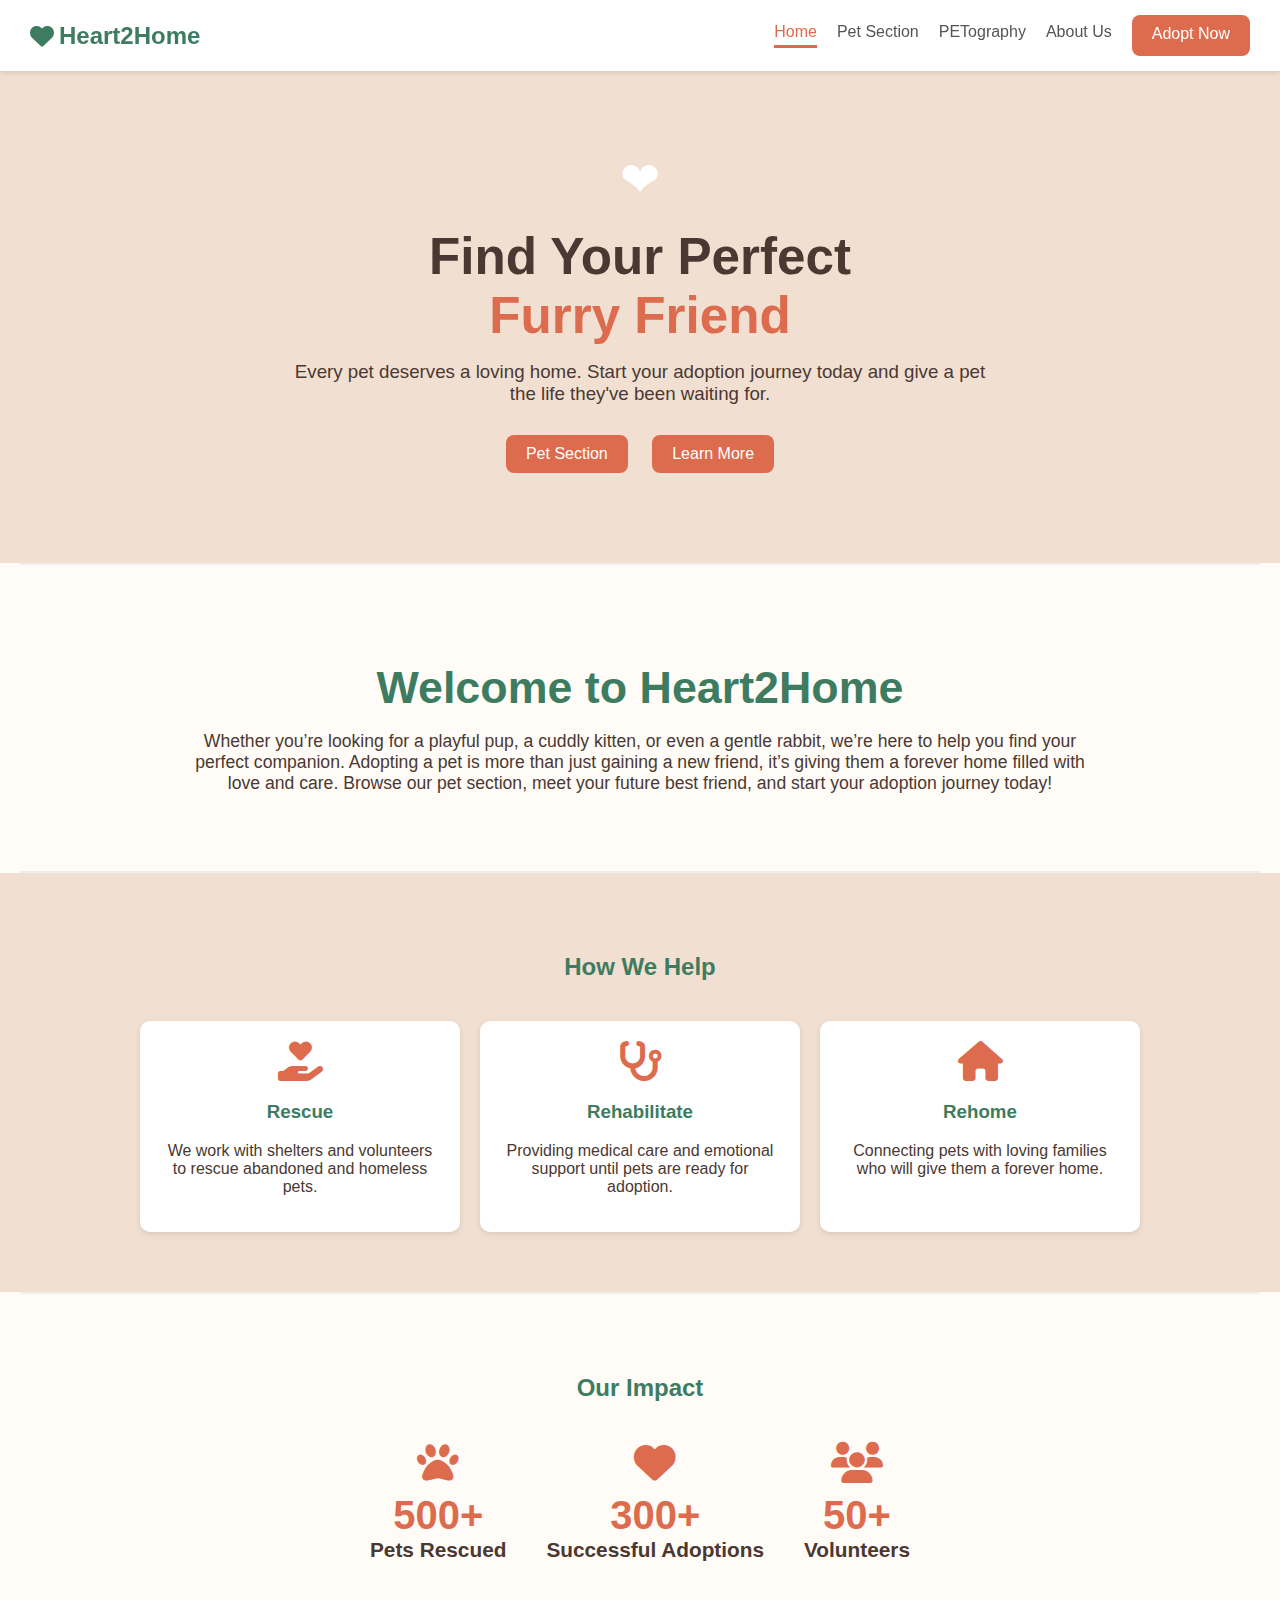
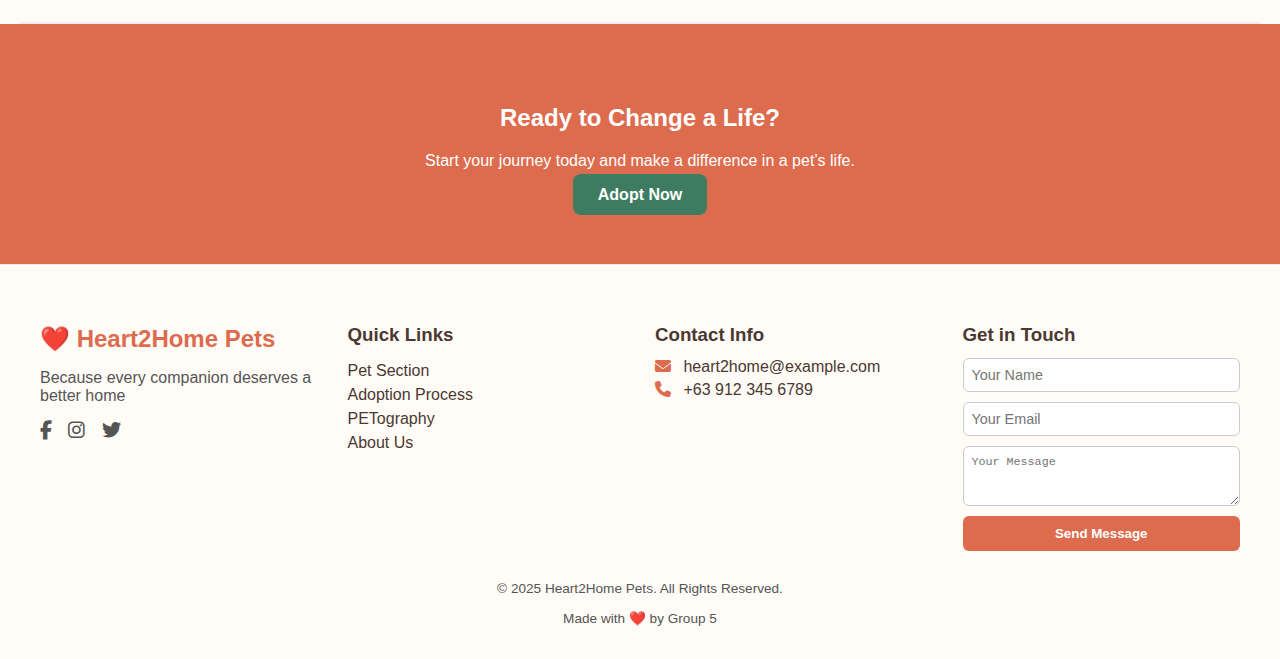
<file: index.html>
<!DOCTYPE html>
<html lang="en">
<head>
  <meta charset="UTF-8">
  <meta name="viewport" content="width=device-width, initial-scale=1.0">
  <title>Heart2Home</title>
  <link rel="stylesheet" href="../CSS/index.css">
  <link rel="stylesheet" href="https://cdnjs.cloudflare.com/ajax/libs/font-awesome/6.4.0/css/all.min.css">
</head>
<body>

  <!-- HEADER -->
  <header>
    <div class="logo">
      <i class="fas fa-heart"></i> <span>Heart2Home</span>
    </div>
  
    <!-- Burger Button -->
    <button class="menu-toggle" id="menu-toggle">
      <span class="menu-icon">&#9776;</span>
      <span class="close-icon">&times;</span>
    </button>

    <!-- Navigation Menu -->
    <nav id="nav-links" class="nav-links">
      <a href="index.html" class="active">Home</a>
      <a href="petsection.html">Pet Section</a>
      <a href="PETography.html">PETography</a>
      <a href="aboutus.html">About Us</a>
      <a href="Form.html" class="cta-btn">Adopt Now</a>
    </nav>
  </header>

  <!-- INTRO -->
  <main>
    <div class="floating-heart">&#10084;</div>
    <h1>Find Your Perfect <br><span>Furry Friend</span></h1>
    <h3>Every pet deserves a loving home. Start your adoption journey today and give a pet the life they've been waiting for.</h3>
    <a href="petsection.html">Pet Section</a>
    <a href="#">Learn More</a>
  </main>

  <div class="divider"></div>

  <!-- WELCOME -->
  <section class="intro">
    <h2>Welcome to Heart2Home</h2>
    <p>
      Whether you’re looking for a playful pup, a cuddly kitten, or even a gentle rabbit, we’re here to help you find your perfect companion. 
      Adopting a pet is more than just gaining a new friend, it’s giving them a forever home filled with love and care. 
      Browse our pet section, meet your future best friend, and start your adoption journey today!
    </p>
  </section>

  <div class="divider"></div>

  <!-- HOW WE HELP -->
  <section class="help">
    <h2>How We Help</h2>
    <div class="help-cards">
      <div class="card">
        <i class="fas fa-hand-holding-heart"></i>
        <h3>Rescue</h3>
        <p>We work with shelters and volunteers to rescue abandoned and homeless pets.</p>
      </div>
      <div class="card">
        <i class="fas fa-stethoscope"></i>
        <h3>Rehabilitate</h3>
        <p>Providing medical care and emotional support until pets are ready for adoption.</p>
      </div>
      <div class="card">
        <i class="fas fa-home"></i>
        <h3>Rehome</h3>
        <p>Connecting pets with loving families who will give them a forever home.</p>
      </div>
    </div>
  </section>

  <div class="divider"></div>

  <!-- IMPACT -->
  <section class="impact">
    <h2>Our Impact</h2>
    <div class="stats">
      <div class="stat">
        <i class="fas fa-paw"></i>
        <span>500+</span> Pets Rescued
      </div>
      <div class="stat">
        <i class="fas fa-heart"></i>
        <span>300+</span> Successful Adoptions
      </div>
      <div class="stat">
        <i class="fas fa-users"></i>
        <span>50+</span> Volunteers
      </div>
    </div>
  </section>

  <div class="divider"></div>

  <!-- CALL TO ACTION -->
  <section class="cta">
    <h2>Ready to Change a Life?</h2>
    <p>Start your journey today and make a difference in a pet’s life.</p>
    <a href="#">Adopt Now</a>
  </section>

  <!-- FOOTER -->
  <footer>
    <div class="footer-container">
      <div class="footer-brand">
        <h2>❤️ Heart2Home Pets</h2>
        <p>Because every companion deserves a better home</p>
        <div class="socials">
          <a href="#"><i class="fab fa-facebook-f"></i></a>
          <a href="#"><i class="fab fa-instagram"></i></a>
          <a href="#"><i class="fab fa-twitter"></i></a>
        </div>
      </div>

      <div class="footer-links">
        <h3>Quick Links</h3>
        <ul>
          <li><a href="petsection.html">Pet Section</a></li>
          <li><a href="Form.html">Adoption Process</a></li>
          <li><a href="PETography.html">PETography</a></li>
          <li><a href="aboutus.html">About Us</a></li>
        </ul>
      </div>

      <div class="footer-contact">
        <h3>Contact Info</h3>
        <p><i class="fas fa-envelope"></i> heart2home@example.com</p>
        <p><i class="fas fa-phone"></i> +63 912 345 6789</p>
      </div>

      <div class="footer-form">
        <h3>Get in Touch</h3>
        <form>
          <input type="text" placeholder="Your Name" required>
          <input type="email" placeholder="Your Email" required>
          <textarea placeholder="Your Message" rows="3"></textarea>
          <button type="submit">Send Message</button>
        </form>
      </div>
    </div>

    <div class="footer-bottom">
      <p>© 2025 Heart2Home Pets. All Rights Reserved.</p>
      <p>Made with ❤️ by Group 5</p>
    </div>
  </footer>
  
  <script src="../js/index.js"> </script>
</body>
</html>
</file>
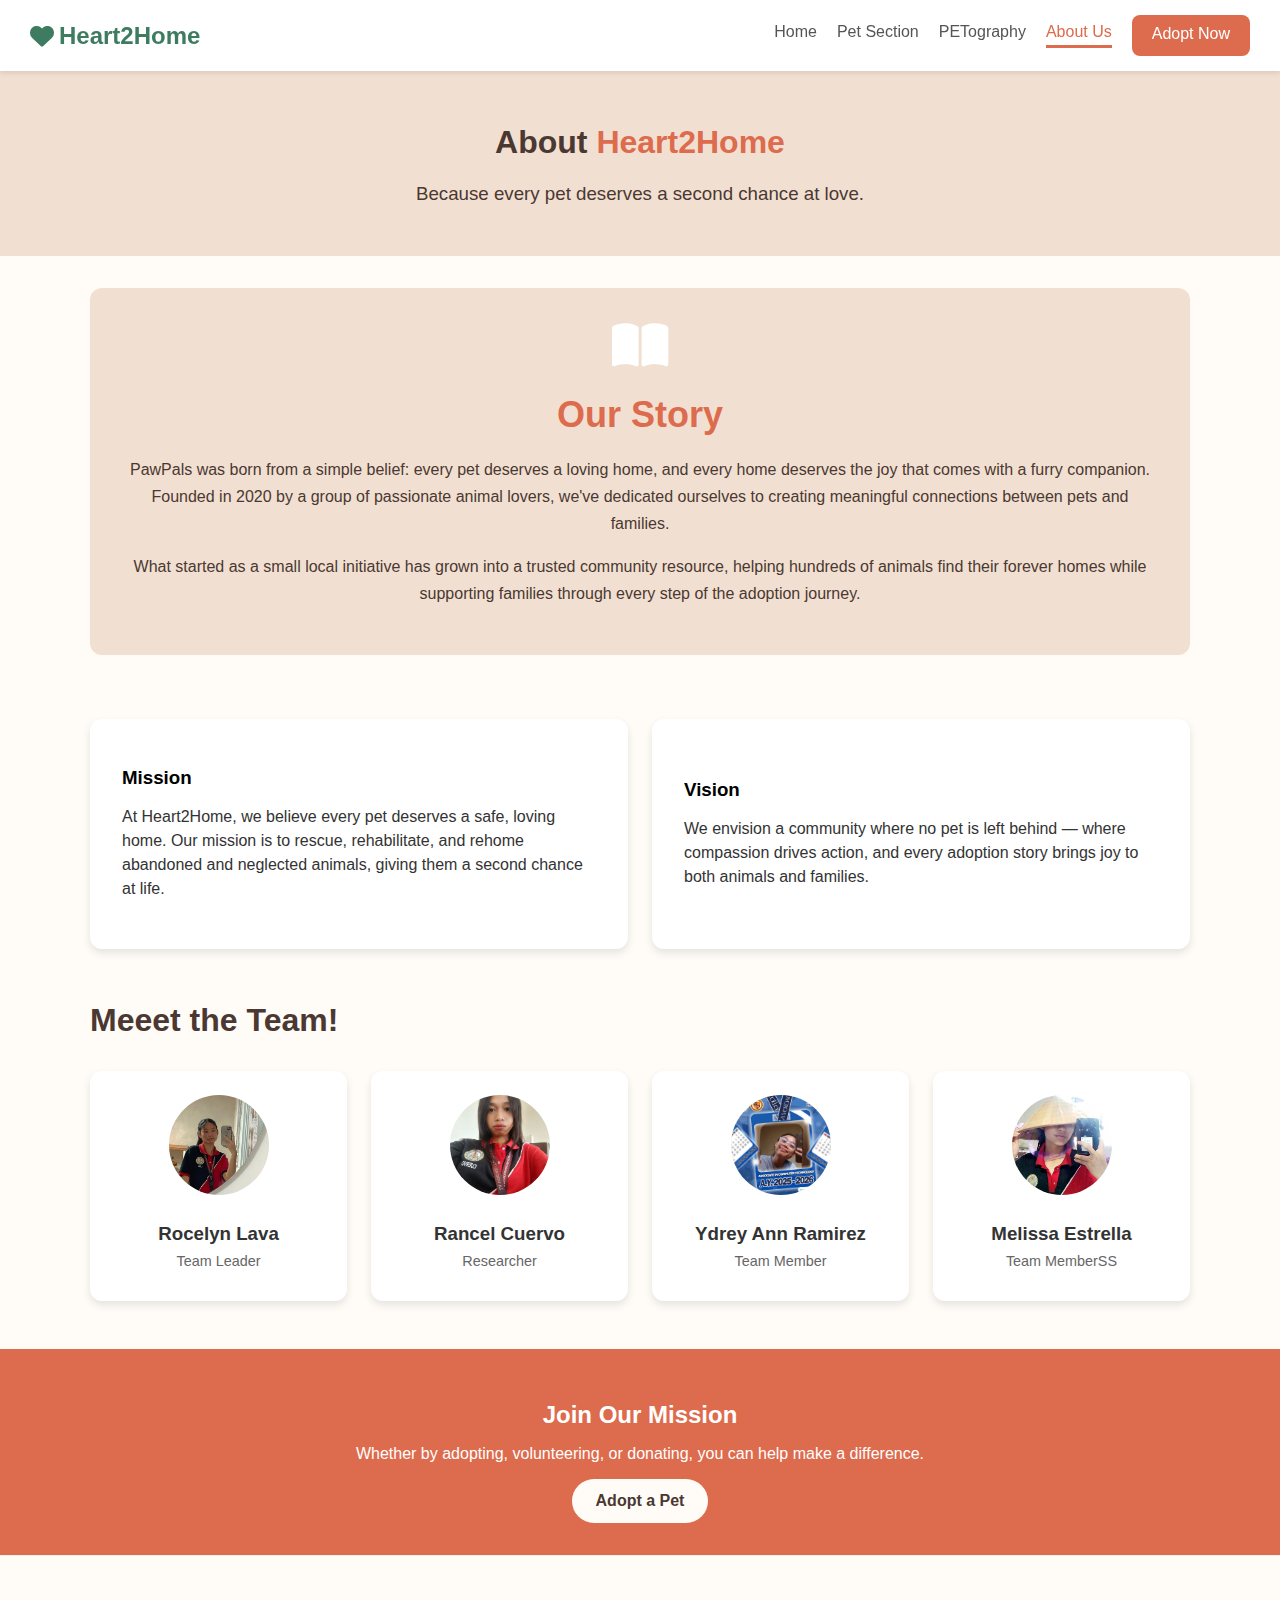
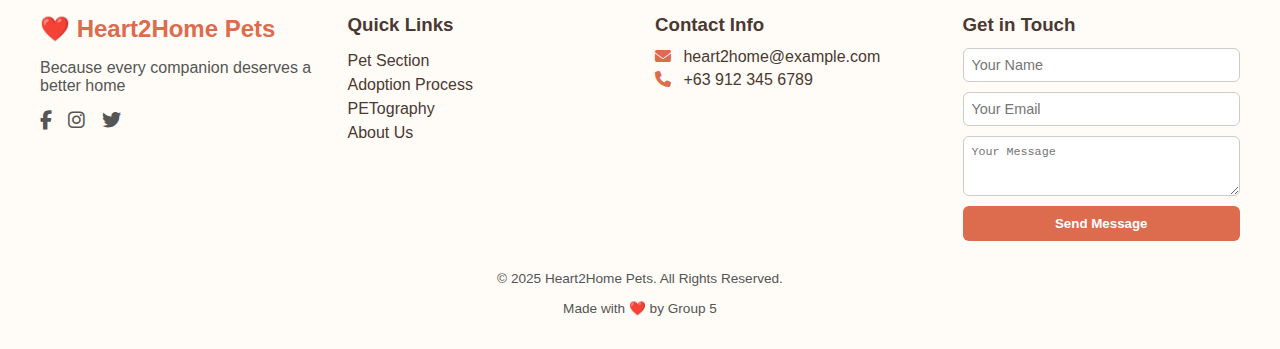
<file: HTML/aboutus.html>
<!DOCTYPE html>
<html lang="en">
<head>
  <meta charset="UTF-8">
  <meta name="viewport" content="width=device-width, initial-scale=1.0">
  <title>Heart2Home</title>
  <link rel="stylesheet" href="https://cdnjs.cloudflare.com/ajax/libs/font-awesome/6.4.0/css/all.min.css">
  <link rel="stylesheet" href="../CSS/aboutus.css">
</head>
<body>
  <!-- HEADER -->
  <header>
    <div class="logo">
      <i class="fas fa-heart"></i> <span>Heart2Home</span>
    </div>
  
    <!-- Burger Button -->
    <button class="menu-toggle" id="menu-toggle">
      <span class="menu-icon">&#9776;</span>
      <span class="close-icon">&times;</span>
    </button>

    <!-- Navigation Menu -->
    <nav class="nav-links" id="nav-links">
      <a href="index.html">Home</a>
      <a href="petsection.html">Pet Section</a>
      <a href="PETography.html">PETography</a>
      <a href="aboutus.html" class="active">About Us</a>
      <a href="form.html" class="cta-btn">Adopt Now</a>
    </nav>
  </header>

  <!-- ABOUT INTRO -->
  <section class="about-intro">
    <h1>About <span>Heart2Home</span></h1>
    <h3>Because every pet deserves a second chance at love.</h3>
  </section>

  <!-- HISTORY SECTION -->
  <div class="container">
    <section class="about-story">
      <div class="story-text">
        <i class="fa-solid fa-book-open floating-icon"></i>
        <h1>Our Story</h1>
        <p>
          PawPals was born from a simple belief: every pet deserves a loving home, and every home deserves the joy that comes with a furry companion.
          Founded in 2020 by a group of passionate animal lovers, we've dedicated ourselves to creating meaningful connections between pets and families.
        </p>
        <p>
          What started as a small local initiative has grown into a trusted community resource, helping hundreds of animals find their forever homes while supporting families through every step of the adoption journey.
        </p>
      </div>
    </section>
  </div>

  <!-- MISSION & VISSION -->
  <div class="container">
    <div class="mv">
        <!-- Mission Section -->
        <section class="about-box">
            <div class="about-text">
                <h3>Mission</h3>
                <p>
                At Heart2Home, we believe every pet deserves a safe, loving home. 
                Our mission is to rescue, rehabilitate, and rehome abandoned and neglected animals, 
                giving them a second chance at life.
                </p>
            </div>
        </section>

        <!-- Vision Section -->
        <section class="about-box">
            <div class="about-text">
              <h3>Vision</h3>
              <p>
                We envision a community where no pet is left behind — where compassion drives action, 
                and every adoption story brings joy to both animals and families.
              </p>
            </div>
        </section>
    </div>

    <h1>Meeet the Team!</h1>

    <!-- Team Section -->
    <section class="section">
      <div class="team">
        <div class="team-card">
          <img src="olen.jpg" alt="Team Leader">
          <h3>Rocelyn Lava</h3>
          <p>Team Leader</p>
        </div>
        <div class="team-card">
          <img src="mem_rancel.jpg" alt="Team Member">
          <h3>Rancel Cuervo</h3>
          <p>Researcher</p>
        </div>
        <div class="team-card">
          <img src="mem_me.jpg" alt="Team Member">
          <h3>Ydrey Ann Ramirez</h3>
          <p>Team Member</p>
        </div>
        <div class="team-card">
          <img src="lycheee.jpg" alt="Team Member">
          <h3>Melissa Estrella</h3>
          <p>Team MemberSS</p>
        </div>
      </div>
    </section>
  </div>
  <div>
    <!-- Call to Action -->
    <section class="cta">
      <h2>Join Our Mission</h2>
      <p>Whether by adopting, volunteering, or donating, you can help make a difference.</p>
      <a href="Form.html">Adopt a Pet</a>
    </section>
  </div>

  <div></div>

  <!-- FOOTER -->
  <footer>
    <div class="footer-container">
      <div class="footer-brand">
        <h2>❤️ Heart2Home Pets</h2>
        <p>Because every companion deserves a better home</p>
        <div class="socials">
          <a href="#"><i class="fab fa-facebook-f"></i></a>
          <a href="#"><i class="fab fa-instagram"></i></a>
          <a href="#"><i class="fab fa-twitter"></i></a>
        </div>
      </div>

      <div class="footer-links">
        <h3>Quick Links</h3>
        <ul>
          <li><a href="petsection.html">Pet Section</a></li>
          <li><a href="Form.html">Adoption Process</a></li>
          <li><a href="PETography.html">PETography</a></li>
          <li><a href="aboutus.html">About Us</a></li>
        </ul>
      </div>

      <div class="footer-contact">
        <h3>Contact Info</h3>
        <p><i class="fas fa-envelope"></i> heart2home@example.com</p>
        <p><i class="fas fa-phone"></i> +63 912 345 6789</p>
      </div>

      <div class="footer-form">
        <h3>Get in Touch</h3>
        <form>
          <input type="text" placeholder="Your Name" required>
          <input type="email" placeholder="Your Email" required>
          <textarea placeholder="Your Message" rows="3"></textarea>
          <button type="submit">Send Message</button>
        </form>
      </div>
    </div>

    <div class="footer-bottom">
      <p>© 2025 Heart2Home Pets. All Rights Reserved.</p>
      <p>Made with ❤️ by Group 5</p>
    </div>
  </footer>

  <script src="../js/aboutus.js"></script>
</body>
</html>
</file>
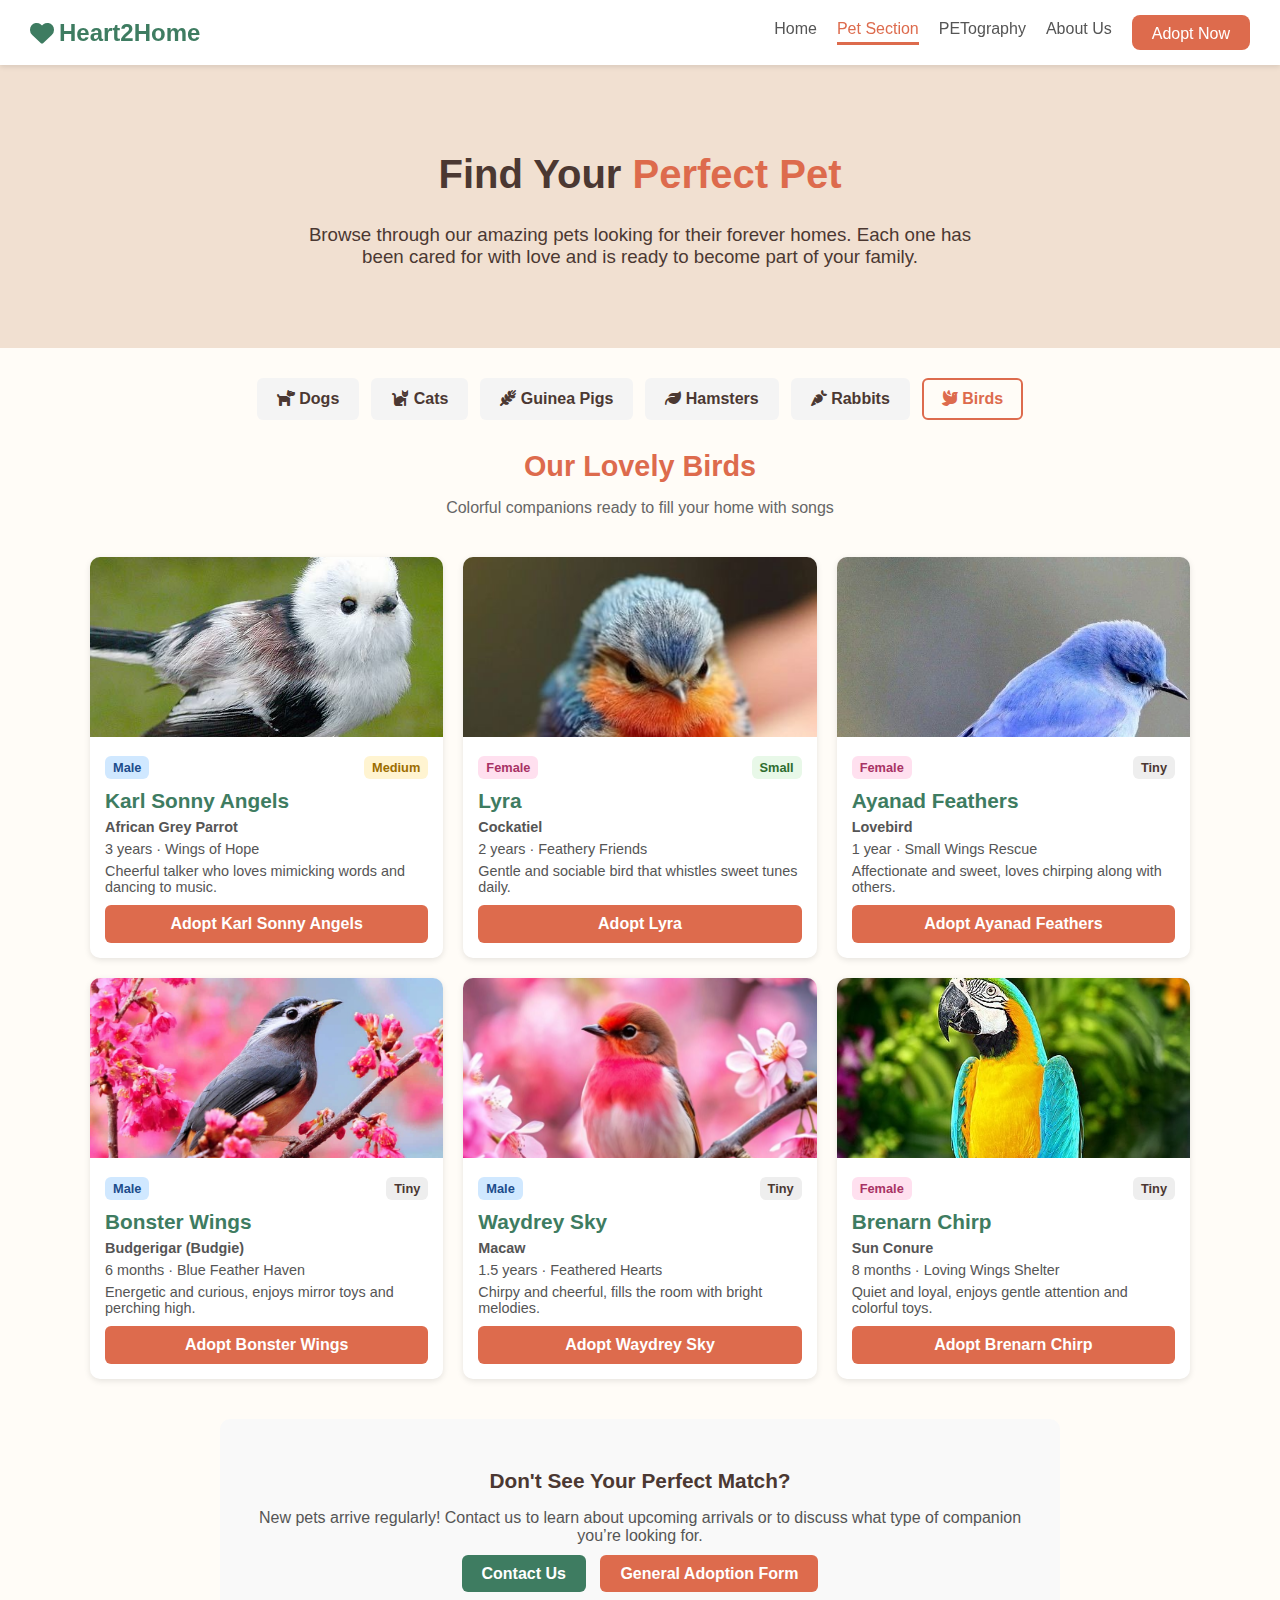
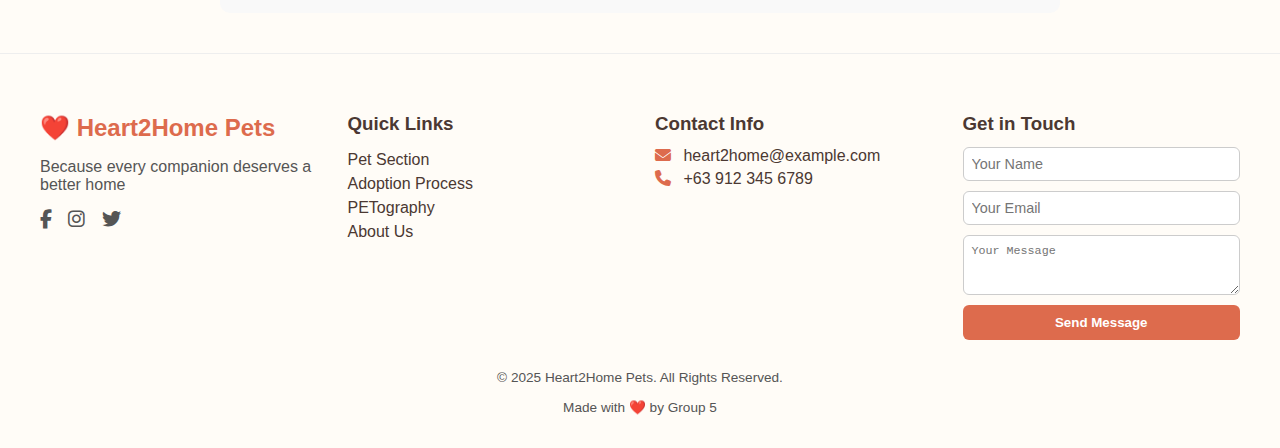
<file: HTML/birds.html>
<!DOCTYPE html>
<html lang="en">
<head>
  <meta charset="UTF-8">
  <meta name="viewport" content="width=device-width, initial-scale=1.0">
  <title>Heart2Home</title>
  <link rel="stylesheet" href="https://cdnjs.cloudflare.com/ajax/libs/font-awesome/6.4.0/css/all.min.css">
  <link rel="stylesheet" href="../CSS/petsection.css">
</head>
<body>
  <!-- HEADER -->
  <header>
    <div class="logo">
      <i class="fas fa-heart"></i> <span>Heart2Home</span>
    </div>

        <!-- Burger Button -->
    <button class="menu-toggle" id="menu-toggle">
      <span class="menu-icon">&#9776;</span>
      <span class="close-icon">&times;</span>
    </button>
    
    <!-- Navigation Menu -->
    <nav id="nav-links" class="nav-links">
      <a href="index.html">Home</a>
      <a href="petsection.html" class="active">Pet Section</a>
      <a href="PETography.html">PETography</a>
      <a href="aboutus.html">About Us</a>
      <a href="Form.html" class="cta-btn">Adopt Now</a>
    </nav>
  </header>

  <!-- INTRO -->
  <main>
    <h1>Find Your <span>Perfect Pet</span></h1>
    <h3>
      Browse through our amazing pets looking for their forever homes.
      Each one has been cared for with love and is ready to become part of your family.
    </h3>
  </main>

  <!-- PET CLASSIFICATION -->
  <nav class="pets">
    <a href="petsection.html"><i class="fas fa-dog"></i> Dogs</a>
    <a href="cats.html" ><i class="fas fa-cat"></i> Cats</a>
    <a href="guineapig.html"><i class="fas fa-wheat-awn"></i> Guinea Pigs</a>
    <a href="hamster.html"><i class="fas fa-leaf"></i> Hamsters</a>
    <a href="rabbit.html"><i class="fas fa-carrot"></i> Rabbits</a>
    <a href="birds.html" class="active"><i class="fas fa-dove"></i> Birds</a>
  </nav>

<!-- BIRD SECTION -->
<h2 class="section-title">Our Lovely Birds</h2>
<p class="section-sub">Colorful companions ready to fill your home with songs</p>

<div class="pet-cards">

  <div class="card">
    <img src="../Petz/birds/037187aa5414a3d1b252442c08dce90b.jpg" alt="Karl Sonny Angels">
    <div class="card-body">
      <div class="pet-tags">
        <span class="tag male">Male</span>
        <span class="tag medium">Medium</span>
      </div>
      <h3>Karl Sonny Angels</h3>
      <p><strong>African Grey Parrot</strong></p>
      <p>3 years · Wings of Hope</p>
      <p>Cheerful talker who loves mimicking words and dancing to music.</p>
      <a href="Form.html" class="adopt-btn">Adopt Karl Sonny Angels</a>
    </div>
  </div>

  <div class="card">
    <img src="../Petz/birds/4548055fd29ebf68e9d79b3a19cf9911.jpg" alt="Lyra">
    <div class="card-body">
      <div class="pet-tags">
        <span class="tag female">Female</span>
        <span class="tag small">Small</span>
      </div>
      <h3>Lyra</h3>
      <p><strong>Cockatiel</strong></p>
      <p>2 years · Feathery Friends</p>
      <p>Gentle and sociable bird that whistles sweet tunes daily.</p>
      <a href="Form.html" class="adopt-btn">Adopt Lyra</a>
    </div>
  </div>

  <div class="card">
    <img src="../Petz/birds/88e47a7f890c3c71bbfbaf71a35b1aab.jpg" alt="Ayanad Feathers">
    <div class="card-body">
      <div class="pet-tags">
        <span class="tag female">Female</span>
        <span class="tag tiny">Tiny</span>
      </div>
      <h3>Ayanad Feathers</h3>
      <p><strong>Lovebird</strong></p>
      <p>1 year · Small Wings Rescue</p>
      <p>Affectionate and sweet, loves chirping along with others.</p>
      <a href="Form.html" class="adopt-btn">Adopt Ayanad Feathers</a>
    </div>
  </div>

  <div class="card">
    <img src="../Petz/birds/cute-bird-pictures-h6mz3ghdofpsxhrf.jpg" alt="Bonster Wings">
    <div class="card-body">
      <div class="pet-tags">
        <span class="tag male">Male</span>
        <span class="tag tiny">Tiny</span>
      </div>
      <h3>Bonster Wings</h3>
      <p><strong>Budgerigar (Budgie)</strong></p>
      <p>6 months · Blue Feather Haven</p>
      <p>Energetic and curious, enjoys mirror toys and perching high.</p>
      <a href="Form.html" class="adopt-btn">Adopt Bonster Wings</a>
    </div>
  </div>

  <div class="card">
    <img src="../Petz/birds/e566a4cd1536da5736ab066bdb298c0b.jpg" alt="Waydrey Sky">
    <div class="card-body">
      <div class="pet-tags">
        <span class="tag male">Male</span>
        <span class="tag tiny">Tiny</span>
      </div>
      <h3>Waydrey Sky</h3>
      <p><strong>Macaw</strong></p>
      <p>1.5 years · Feathered Hearts</p>
      <p>Chirpy and cheerful, fills the room with bright melodies.</p>
      <a href="Form.html" class="adopt-btn">Adopt Waydrey Sky</a>
    </div>
  </div>

  <div class="card">
    <img src="../Petz/birds/Parrot Blue-and-Yellow-Macaw.jpg" alt="Brenarn Chirp">
    <div class="card-body">
      <div class="pet-tags">
        <span class="tag female">Female</span>
        <span class="tag tiny">Tiny</span>
      </div>
      <h3>Brenarn Chirp</h3>
      <p><strong>Sun Conure</strong></p>
      <p>8 months · Loving Wings Shelter</p>
      <p>Quiet and loyal, enjoys gentle attention and colorful toys.</p>
      <a href="Form.html" class="adopt-btn">Adopt Brenarn Chirp</a>
    </div>
  </div>
</div>


</div>


  <!-- CTA -->
  <div class="cta-bottom">
    <h3><strong>Don't See Your Perfect Match?</strong></h3>
    <p>New pets arrive regularly! Contact us to learn about upcoming arrivals or to discuss what type of companion you’re looking for.</p>
    <a href="#contact" class="contact-btn">Contact Us</a>
    <a href="Form.html" class="form-btn">General Adoption Form</a>
  </div>

<!-- FOOTER -->
  <footer>
    <div class="footer-container">
      <div class="footer-brand">
        <h2>❤️ Heart2Home Pets</h2>
        <p>Because every companion deserves a better home</p>
        <div class="socials">
          <a href="#"><i class="fab fa-facebook-f"></i></a>
          <a href="#"><i class="fab fa-instagram"></i></a>
          <a href="#"><i class="fab fa-twitter"></i></a>
        </div>
      </div>

      <div class="footer-links">
        <h3>Quick Links</h3>
        <ul>
          <li><a href="petsection.html">Pet Section</a></li>
          <li><a href="Form.html">Adoption Process</a></li>
          <li><a href="PETography.html">PETography</a></li>
          <li><a href="aboutus.html">About Us</a></li>
        </ul>
      </div>

      <div class="footer-contact" id="contact">
        <h3>Contact Info</h3>
        <p><i class="fas fa-envelope"></i> heart2home@example.com</p>
        <p><i class="fas fa-phone"></i> +63 912 345 6789</p>
      </div>

      <div class="footer-form">
        <h3>Get in Touch</h3>
        <form>
          <input type="text" placeholder="Your Name" required>
          <input type="email" placeholder="Your Email" required>
          <textarea placeholder="Your Message" rows="3"></textarea>
          <button type="submit">Send Message</button>
        </form>
      </div>
    </div>

    <div class="footer-bottom">
      <p>© 2025 Heart2Home Pets. All Rights Reserved.</p>
      <p>Made with ❤️ by Group 5</p>
    </div>
  </footer>
     <script src="../js/petsection.js"></script>
</body>
</html>
</file>
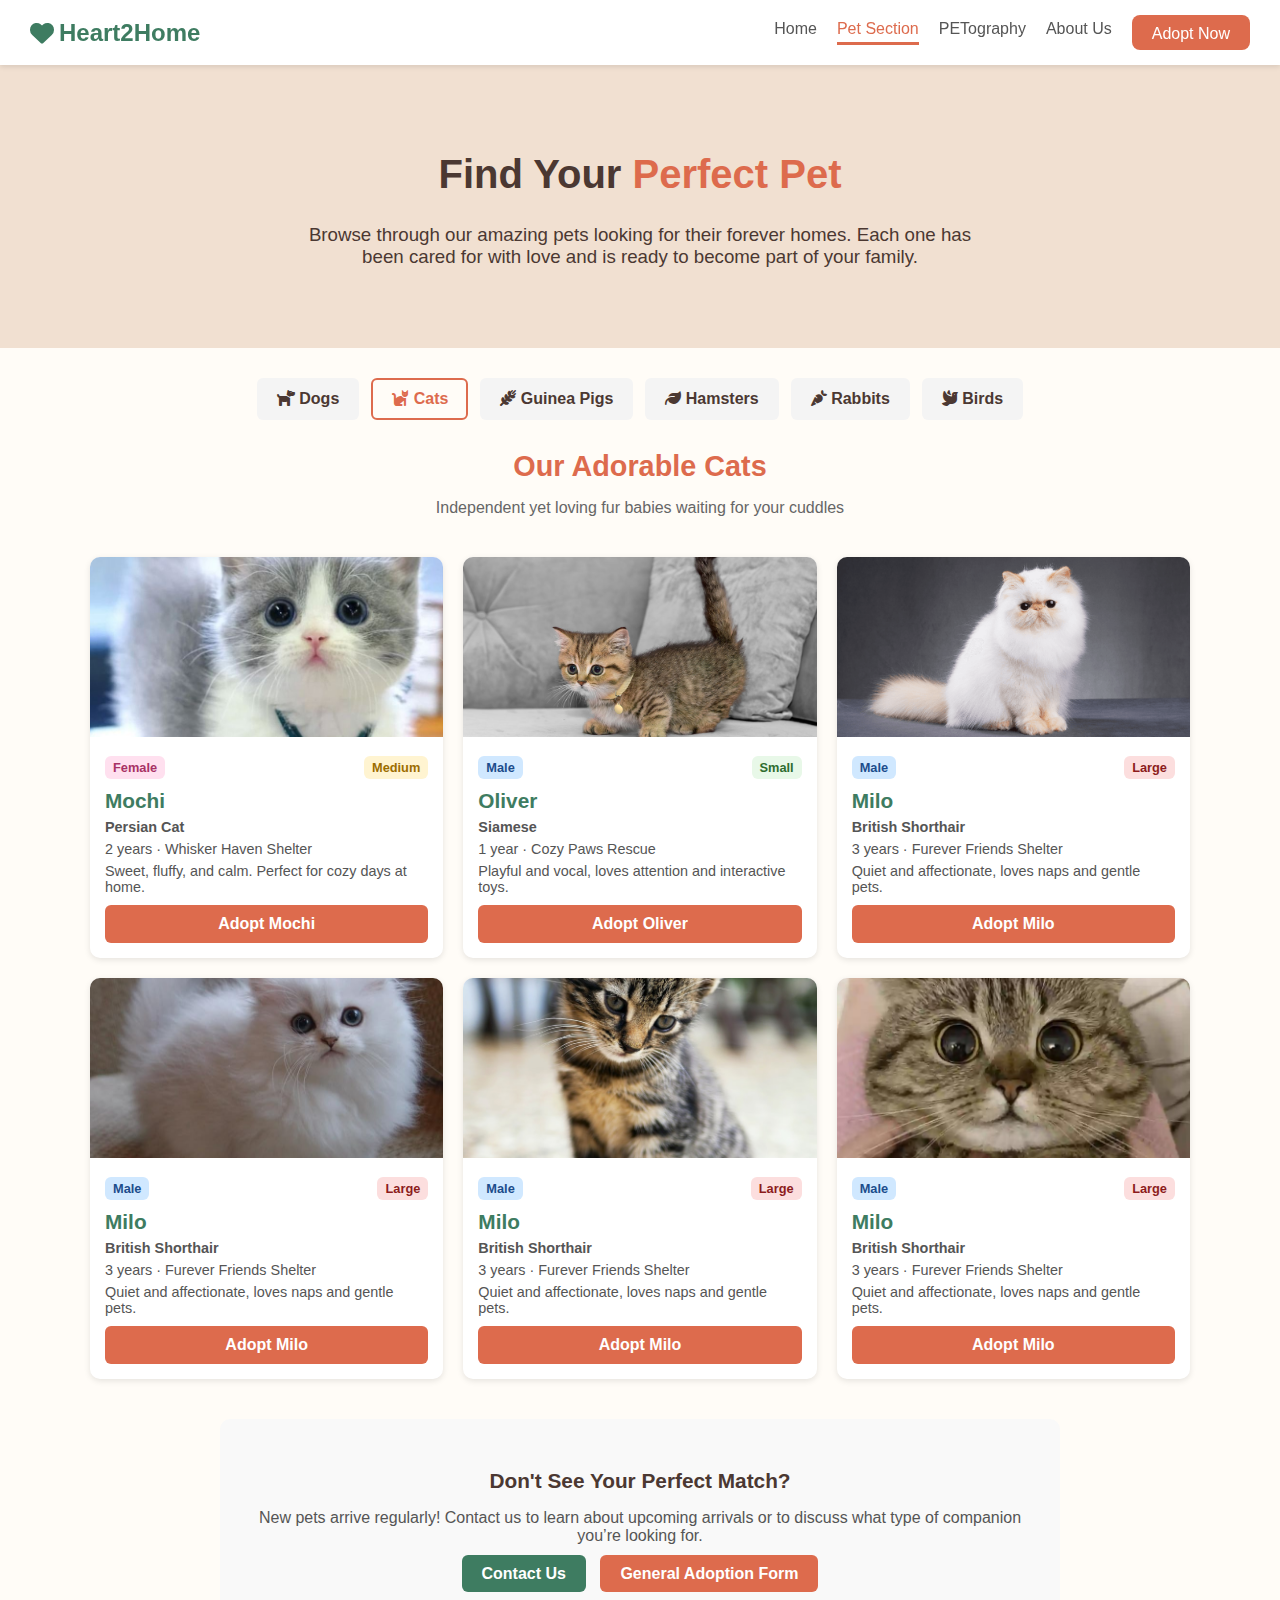
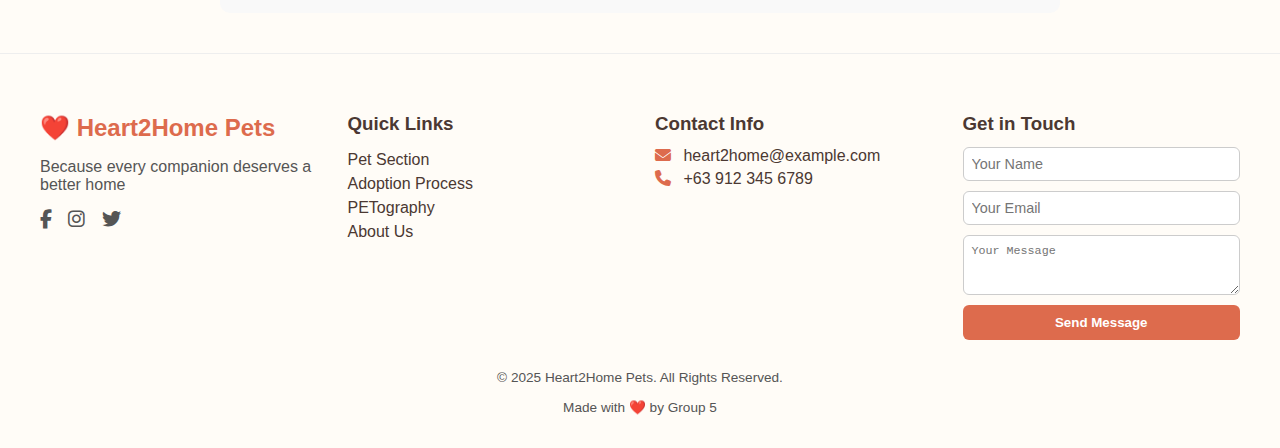
<file: HTML/cats.html>
<!DOCTYPE html>
<html lang="en">
<head>
  <meta charset="UTF-8">
  <meta name="viewport" content="width=device-width, initial-scale=1.0">
  <title>Heart2Home</title>
  <link rel="stylesheet" href="https://cdnjs.cloudflare.com/ajax/libs/font-awesome/6.4.0/css/all.min.css">
  <link rel="stylesheet" href="../CSS/petsection.css">
</head>
<body>
  <!-- HEADER -->
  <header>
    <div class="logo">
      <i class="fas fa-heart"></i> <span>Heart2Home</span>
    </div>

        <!-- Burger Button -->
    <button class="menu-toggle" id="menu-toggle">
      <span class="menu-icon">&#9776;</span>
      <span class="close-icon">&times;</span>
    </button>
    
    <!-- Navigation Menu -->
    <nav id="nav-links" class="nav-links">
      <a href="index.html">Home</a>
      <a href="petsection.html" class="active">Pet Section</a>
      <a href="PETography.html">PETography</a>
      <a href="aboutus.html">About Us</a>
      <a href="Form.html" class="cta-btn">Adopt Now</a>
    </nav>
  </header>

  <!-- INTRO -->
  <main>
    <h1>Find Your <span>Perfect Pet</span></h1>
    <h3>
      Browse through our amazing pets looking for their forever homes.
      Each one has been cared for with love and is ready to become part of your family.
    </h3>
  </main>

  <!-- PET CLASSIFICATION -->
  <nav class="pets">
    <a href="petsection.html"><i class="fas fa-dog"></i> Dogs</a>
    <a href="cats.html" class="active"><i class="fas fa-cat"></i> Cats</a>
    <a href="guineapig.html"><i class="fas fa-wheat-awn"></i> Guinea Pigs</a>
    <a href="hamster.html"><i class="fas fa-leaf"></i> Hamsters</a>
    <a href="rabbit.html"><i class="fas fa-carrot"></i> Rabbits</a>
    <a href="birds.html"><i class="fas fa-dove"></i> Birds</a>
  </nav>
  
  <!-- CAT SECTION -->
<section id="cats">
  <h2 class="section-title">Our Adorable Cats</h2>
  <p class="section-sub">Independent yet loving fur babies waiting for your cuddles</p>
  <div class="pet-cards">
    <div class="card">
      <img src="../Petz/cat/2458ed5c912423af578888f2bab53031.jpg" alt="Mochi">
      <div class="card-body">
        <div class="pet-tags">
          <span class="tag female">Female</span>
          <span class="tag medium">Medium</span>
        </div>
        <h3>Mochi</h3>
        <p><strong>Persian Cat</strong></p>
        <p>2 years · Whisker Haven Shelter</p>
        <p>Sweet, fluffy, and calm. Perfect for cozy days at home.</p>
        <a href="Form.html" class="adopt-btn">Adopt Mochi</a>
      </div>
    </div>

    <div class="card">
      <img src="../Petz/cat/munchkin-cat-breed.jpg" alt="Oliver">
      <div class="card-body">
        <div class="pet-tags">
          <span class="tag male">Male</span>
          <span class="tag small">Small</span>
        </div>
        <h3>Oliver</h3>
        <p><strong>Siamese</strong></p>
        <p>1 year · Cozy Paws Rescue</p>
        <p>Playful and vocal, loves attention and interactive toys.</p>
        <a href="Form.html" class="adopt-btn">Adopt Oliver</a>
      </div>
    </div>

    <div class="card">
      <img src="../Petz/cat/Persian_Cat_c96a00d74e.png" alt="Milo">
      <div class="card-body">
        <div class="pet-tags">
          <span class="tag male">Male</span>
          <span class="tag large">Large</span>
        </div>
        <h3>Milo</h3>
        <p><strong>British Shorthair</strong></p>
        <p>3 years · Furever Friends Shelter</p>
        <p>Quiet and affectionate, loves naps and gentle pets.</p>
        <a href="Form.html" class="adopt-btn">Adopt Milo</a>
      </div>
    </div>
        <div class="card">
      <img src="../Petz/cat/PERSIAN-CAT-1.jpg" alt="Milo">
      <div class="card-body">
        <div class="pet-tags">
          <span class="tag male">Male</span>
          <span class="tag large">Large</span>
        </div>
        <h3>Milo</h3>
        <p><strong>British Shorthair</strong></p>
        <p>3 years · Furever Friends Shelter</p>
        <p>Quiet and affectionate, loves naps and gentle pets.</p>
        <a href="Form.html" class="adopt-btn">Adopt Milo</a>
      </div>
    </div>
        <div class="card">
      <img src="../Petz/cat/photo-1529778873920-4da4926a72c2.jpeg" alt="Milo">
      <div class="card-body">
        <div class="pet-tags">
          <span class="tag male">Male</span>
          <span class="tag large">Large</span>
        </div>
        <h3>Milo</h3>
        <p><strong>British Shorthair</strong></p>
        <p>3 years · Furever Friends Shelter</p>
        <p>Quiet and affectionate, loves naps and gentle pets.</p>
        <a href="Form.html" class="adopt-btn">Adopt Milo</a>
      </div>
    </div>
        <div class="card">
      <img src="../Petz/cat/Screenshot_20250924-103637~2.png" alt="Milo">
      <div class="card-body">
        <div class="pet-tags">
          <span class="tag male">Male</span>
          <span class="tag large">Large</span>
        </div>
        <h3>Milo</h3>
        <p><strong>British Shorthair</strong></p>
        <p>3 years · Furever Friends Shelter</p>
        <p>Quiet and affectionate, loves naps and gentle pets.</p>
        <a href="Form.html" class="adopt-btn">Adopt Milo</a>
      </div>
    </div>
  </div>
  
</section>

  <!-- CTA -->
  <div class="cta-bottom">
    <h3><strong>Don't See Your Perfect Match?</strong></h3>
    <p>New pets arrive regularly! Contact us to learn about upcoming arrivals or to discuss what type of companion you’re looking for.</p>
    <a href="#contact" class="contact-btn">Contact Us</a>
    <a href="Form.html" class="form-btn">General Adoption Form</a>
  </div>

<!-- FOOTER -->
  <footer>
    <div class="footer-container">
      <div class="footer-brand">
        <h2>❤️ Heart2Home Pets</h2>
        <p>Because every companion deserves a better home</p>
        <div class="socials">
          <a href="#"><i class="fab fa-facebook-f"></i></a>
          <a href="#"><i class="fab fa-instagram"></i></a>
          <a href="#"><i class="fab fa-twitter"></i></a>
        </div>
      </div>

      <div class="footer-links">
        <h3>Quick Links</h3>
        <ul>
          <li><a href="petsection.html">Pet Section</a></li>
          <li><a href="Form.html">Adoption Process</a></li>
          <li><a href="PETography.html">PETography</a></li>
          <li><a href="aboutus.html">About Us</a></li>
        </ul>
      </div>

      <div class="footer-contact" id="contact">
        <h3>Contact Info</h3>
        <p><i class="fas fa-envelope"></i> heart2home@example.com</p>
        <p><i class="fas fa-phone"></i> +63 912 345 6789</p>
      </div>

      <div class="footer-form">
        <h3>Get in Touch</h3>
        <form>
          <input type="text" placeholder="Your Name" required>
          <input type="email" placeholder="Your Email" required>
          <textarea placeholder="Your Message" rows="3"></textarea>
          <button type="submit">Send Message</button>
        </form>
      </div>
    </div>

    <div class="footer-bottom">
      <p>© 2025 Heart2Home Pets. All Rights Reserved.</p>
      <p>Made with ❤️ by Group 5</p>
    </div>
  </footer>
     <script src="../js/petsection.js"></script>
</body>
</html>
</file>
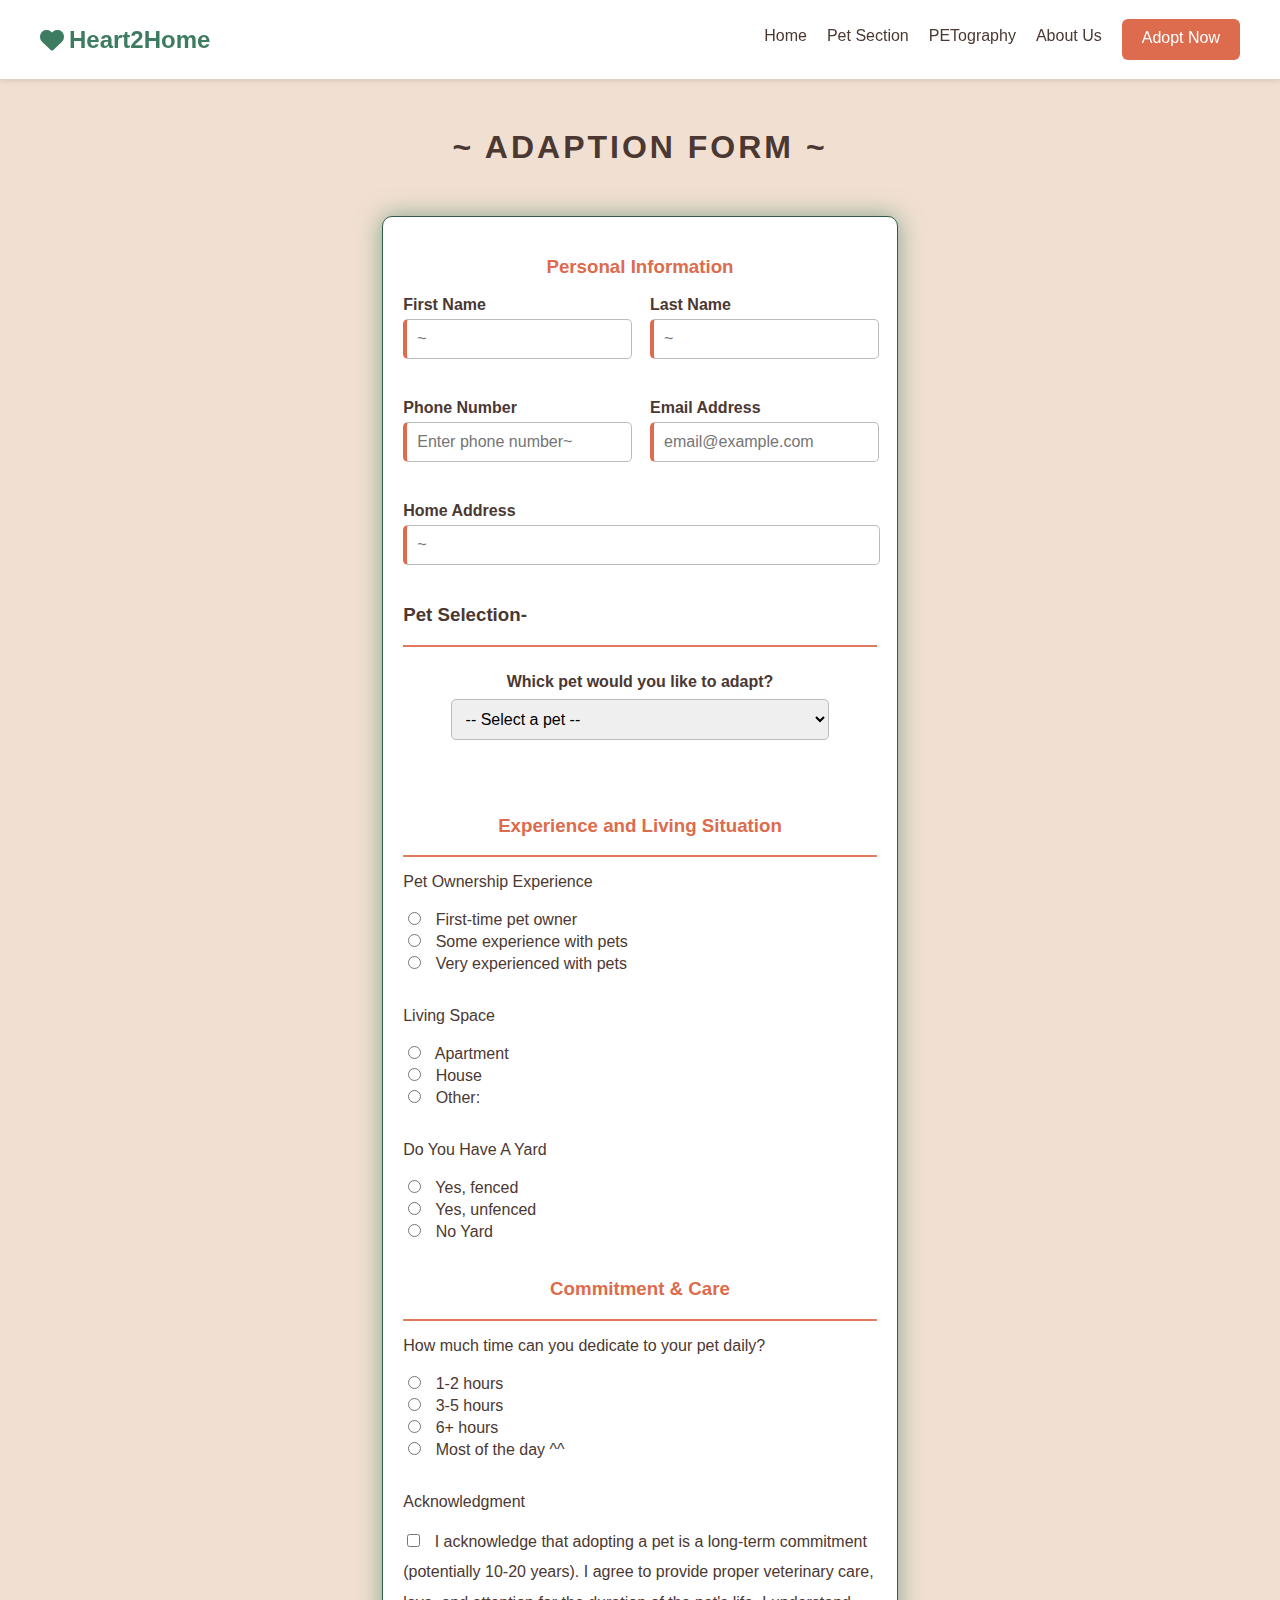
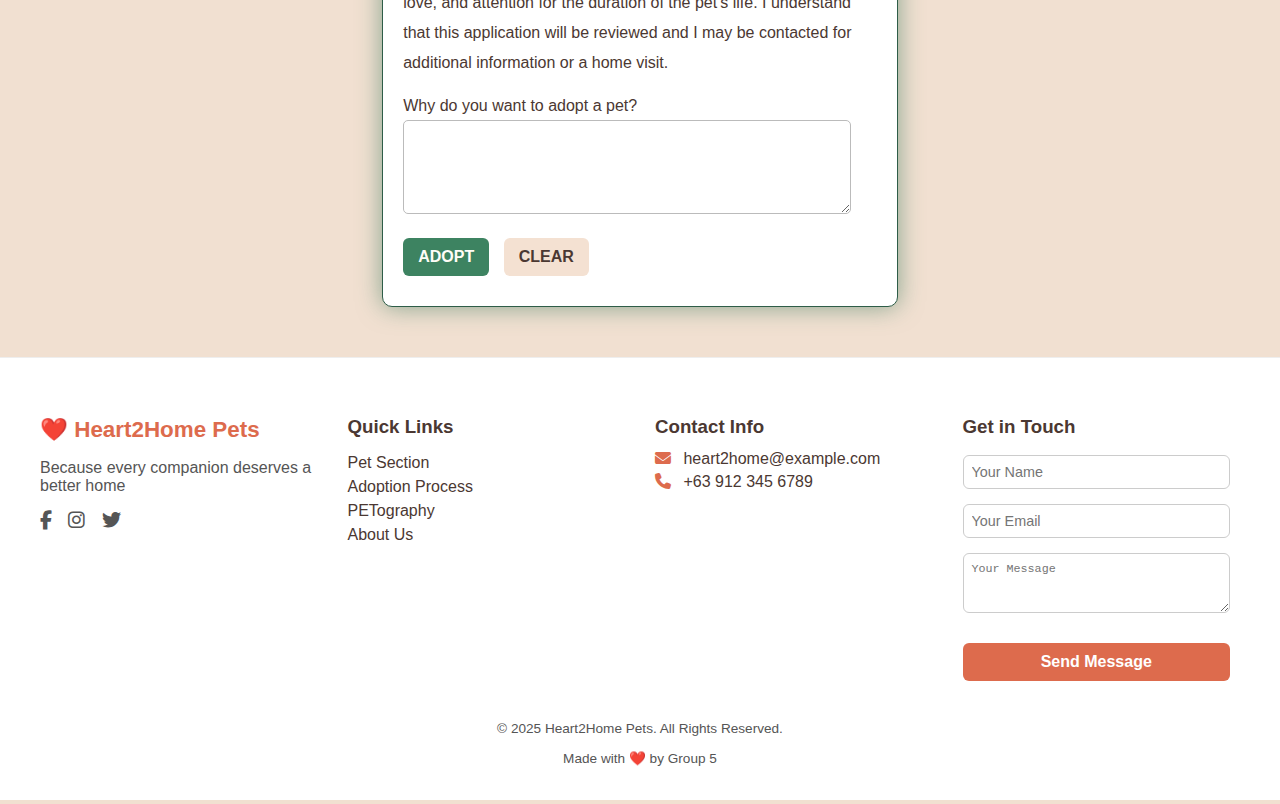
<file: HTML/Form.html>
<!DOCTYPE html>
<html lang="en">
<head>
  <meta charset="UTF-8" />
  <meta name="viewport" content="width=device-width, initial-scale=1.0" />
  <title>form submittion</title>
  <link rel="stylesheet" href="https://cdnjs.cloudflare.com/ajax/libs/font-awesome/6.4.0/css/all.min.css" />
  <link rel="stylesheet" href="../CSS/form_style.css">  

</head>
<body>

<!-- HEADER -->
  <header>
    <div class="logo">
      <i class="fas fa-heart"></i> <span> Heart2Home</span>
    </div>

<!-- Burger Button -->
    <button class="menu-toggle" id="menu-toggle">
      <span class="menu-icon">&#9776;</span>
      <span class="close-icon">&times;</span>
    </button>

<!-- Navigation -->
    <nav class="nav-links" id="nav-links">
      <a href="index.html">Home</a>
      <a href="petsection.html">Pet Section</a>
      <a href="PETography.html">PETography</a>
      <a href="aboutus.html">About Us</a>
      <a href="form.html" class="cta-btn" id="cta-btn">Adopt Now</a>
    </nav>
  </header>

  <h2 class="adapt-form"> ~ ADAPTION FORM ~ </h2>

  <div id="registration-form">
    <h3 class="form-Title"> Personal Information </h3>

    <form id="adoptForm" action="./submitted.html" method="post">

      <div class="form-row">

        <div class="form-group">
          <label for="fname">First Name</label> <br />
          <input 
            id="fname" 
            name="fname" 
            type="text" 
            placeholder="~" 
            required 
          />
        </div>

        <div class="form-group">
          <label for="lname">Last Name</label> <br />
          <input 
            id="lname" 
            name="lname" 
            type="text" 
            placeholder="~" 
            required
          />
        </div>

        <div class="form-group">
          <label for="phone">Phone Number</label> <br />
          <input 
            id="phone" 
            name="phone" 
            type="tel" 
            placeholder="Enter phone number~" 
            required
          />
        </div>

        <div class="form-group">
          <label for="email">Email Address</label> <br />
          <input 
            id="email" 
            name="email" 
            type="email" 
            placeholder="email@example.com" 
            required
          /> 
        </div>

        <div class="form-group" id="address">
          <label for="homeaddress">Home Address</label> <br />
          <input 
            id="homeaddress" 
            name="address" 
            type="text" 
            placeholder="~" 
            required
          />
        </div>
      </div>

  <h3>Pet Selection-</h3>
  <hr />
  <br />

      <label for="course">Whick pet would you like to adapt?</label>
        <select 
          id="course"
          name="course"
          required>

          <option value="" disabled selected>-- Select a pet --</option>

          <!-- DOGS SECTION -->
            <optgroup label="Dogs">
              
              <option value="GermanShepherd">Luis — German Shepherd</option>
              <option value="GoldenRetriever">Bonster — Golden Retriever</option>
              <option value="Beagle">Rocco — Beagle</option>
              <option value="LabradorRetriever">Misty — Labrador Retriever</option>
              <option value="ShihTzu">Toby — Shih Tzu</option>
              <option value="Corgi">Luna — Corgi</option>

            </optgroup>

          <!-- CATS SECTION -->
            <optgroup label="Cats">
              <option value="Siamese">Losiwa — Siamese</option>
              <option value="PersianCat">Biyen — Persian Cat</option>
              <option value="BritishShorthair">Mochi — British Shorthair</option>
              <option value="MaineCoon">Shadow — Maine Coon</option>
              <option value="ScottishFold">Lychee — Scottish Fold</option>
              <option value="Bengal">Nori — Bengal</option>
            </optgroup> 
            
            <!-- HAMSTER SECTION -->
            <optgroup label="Hamster">
              <option value="Syrian">Ayanad — Syrian Hamster</option>
              <option value="Roborovski">Nini — Roborovski Hamster</option>
              <option value="WinterWhite">Koko — Winter White Dwarf</option>
              <option value="TeddyBear">Bubu — Teddy Bear Hamster</option>
              <option value="Campbell’sDwarf">Choco — Campbell’s Dwarf</option>
              <option value="Chinese">Mimi — Chinese Hamster</option>
            </optgroup> 
            
            <!-- RABBIT SECTION -->
            <optgroup label="Hamster">
              <option value="Chinese">Waydrey — Chinese Lop</option>
              <option value="Lionhead">Snowie — Lionhead</option>
              <option value="Netherland">Milo — Netherland Dwarf</option>
              <option value="MiniRex">Clover — Mini Rex</option>
              <option value="Flemish">Hazel — Flemish Giant</option>
              <option value="English">Pudding — English Angora</option>
            </optgroup>  

            <!-- GUINEA PIG SECTION -->
            <optgroup label="Guinea Pig">
              <option value="Abyssinian">Brenarn — Abyssinian Guinea Pig</option>
              <option value="Silkie">Sunny — Silkie Guinea Pig</option>
              <option value="American">Peanut — American Guinea Pig</option>
              <option value="Peruvian">Toffee — Peruvian Guinea Pig</option>
              <option value="Texel">Nana — Texel Guinea Pig</option>
              <option value="Sheltie">Cookie — Sheltie Guinea Pig</option>
            </optgroup>

            <!-- BIRD SECTION -->
            <optgroup label="Bird">
              <option value="African">Karl Sonny Angels — African Grey Parrot</option>
              <option value="Cockatiel">Lyra — Cockatiel</option>
              <option value="Lovebird">Kiwi — Lovebird</option>
              <option value="Macaw">Skye — Macaw</option>
              <option value="Budgerigar">Rio — Budgerigar</option>
              <option value="Sun">Sunnyboy — Sun Conure</option>
            </optgroup>
      </select>

  <br />
  <br />

    <h3 class="form-Title"> Experience and Living Situation </h3>
  <hr />

    <p>Pet Ownership Experience</p>

<!-- EXP 1 -->
    <input
      id="exp1" 
      type="radio"
      name="experience"
      value="first-time"
      required
    />
    <label for="exp1">First-time pet owner</label> <br />
    
<!-- EXP 2 -->
      <input 
        type="radio" 
        name="experience" 
        id="exp2" 
        value="some" 
      />
      <label for="exp2">Some experience with pets</label> <br />
    
<!-- EXP 3 -->  
      <input 
        type="radio" 
        name="experience" 
        id="exp3" 
        value="very" 
      />
      <label for="exp3">Very experienced with pets</label><br />

      <br />

      <p>Living Space</p>

<!-- LIVING 1 -->
      <input 
        type="radio" 
        name="space" 
        id="space1" 
        value="apartment" 
        required
      />
      <label for="space1">Apartment</label> <br />

<!-- LIVING 2 -->
      <input 
        type="radio" 
        name="space" 
        id="space2" 
        value="house" 
      />
      <label for="space2">House</label> <br />

<!-- LIVING 3 -->  
      <input 
        type="radio" 
        name="space" 
        id="space3" 
        value="farm"
      />
      <label for="space3">Other:</label><br />

      <br />

      <p>Do You Have A Yard</p>

<!-- YARD 1 -->
      <input 
        type="radio" 
        name="yard" 
        id="yard1" 
        value="yes" 
        required
    />
      <label for="yard1">Yes, fenced</label> <br />

<!-- YARD 2 -->
      <input 
        type="radio" 
        name="yard" 
        id="yard2" 
        value="unfenced" 
      />
      <label for="yard2">Yes, unfenced</label> <br />

<!-- YARD 3 -->
      <input 
        type="radio"
        name="yard"
        id="yard3" 
        value="none"
      />
      <label for="yard3">No Yard</label> <br />

      <br />

      <h3 class="form-Title">Commitment & Care</h3>
      <hr />


      <p>How much time can you dedicate to your pet daily?</p>

<!-- TIME 1 -->
      <input 
        type="radio" 
        name="time" 
        id="time1" 
        value="1-2" 
        required
      />
      <label for="time1">1-2 hours</label> <br />

<!-- TIME 2 -->
      <input 
        type="radio" 
        name="time" 
        id="time2" 
        value="3-5" 
      />
      <label for="time2">3-5 hours</label> <br />

<!-- TIME 3 -->
      <input 
        type="radio" 
        name="time" 
        id="time3" 
        value="6+" 
      />
      <label for="time3">6+ hours</label> <br />

<!-- MOST OF THE DAY -->
      <input 
        type="radio" 
        name="time" 
        id="time4" 
        value="most"
      />
      <label for="time4">Most of the day ^^</label> <br />

      <br />

      <p>Acknowledgment</p>
      <input 
        type="checkbox" 
        id="acknowledge" 
        name="acknowledge" 
        value="yes"
        required
      />
      <label for="acknowledge">I acknowledge that adopting a pet is a long-term 
        commitment (potentially 10-20 years). I agree to provide proper veterinary 
        care, love, and attention for the duration of the pet's life. 
        I understand that this application will be reviewed and I may be contacted 
        for additional information or a home visit.
      </label> 

      <br />
      <br />

      <label for="comments">Why do you want to adopt a pet?</label>
      <textarea 
          name="comments" 
          id="comments"
          rows="4"
          placeholder="Please tell us your reasons for adopting a pet and how you plan to care for them.">
      </textarea>

      <button type="submit">ADOPT</button>
      <button type="reset">CLEAR</button>

      </div> 
    </form>
    </div>
  </div>

<!-- LIGHT BOX -->
  <div id="lightbox"> 
    <div class="box">
      <h2>Form Submmitted!</h2>
      <p>your application will be reviewed <br /> in 24-48 hours </p>
      <button id="closeLightbox">Close</button>
    </div>
  </div>

<!-- FOOTER -->
  <footer>
      <div class="footer-container">
        <div class="footer-brand">
          <h2>❤️ Heart2Home Pets</h2>
          <p>Because every companion deserves a better home</p>

          <div class="socials">
            <a href="#"><i class="fab fa-facebook-f"></i></a>
            <a href="#"><i class="fab fa-instagram"></i></a>
            <a href="#"><i class="fab fa-twitter"></i></a>
          </div>
        </div>

        <div class="footer-links">
          <h3>Quick Links</h3>
          <ul>
            <li><a href="#">Pet Section</a></li>
            <li><a href="#">Adoption Process</a></li>
            <li><a href="#">PETography</a></li>
            <li><a href="#">About Us</a></li>
          </ul>
        </div>

          <div class="footer-contact">
            <h3>Contact Info</h3>
            <p><i class="fas fa-envelope"></i> heart2home@example.com</p>
            <p><i class="fas fa-phone"></i> +63 912 345 6789</p>
          </div>

          <div class="footer-form">
            <h3>Get in Touch</h3>
              <form>
                <input type="text" placeholder="Your Name" required>
                <input type="email" placeholder="Your Email" required>
                <textarea placeholder="Your Message" rows="3"></textarea>
                <button type="submit">Send Message</button>
              </form>
          </div>
      </div>

      <div class="footer-bottom">
          <p>© 2025 Heart2Home Pets. All Rights Reserved.</p>
          <p>Made with ❤️ by Group 5</p>
      </div>
  </footer>

  <script src="../js/form.js"></script>
</body>
</html>
</file>
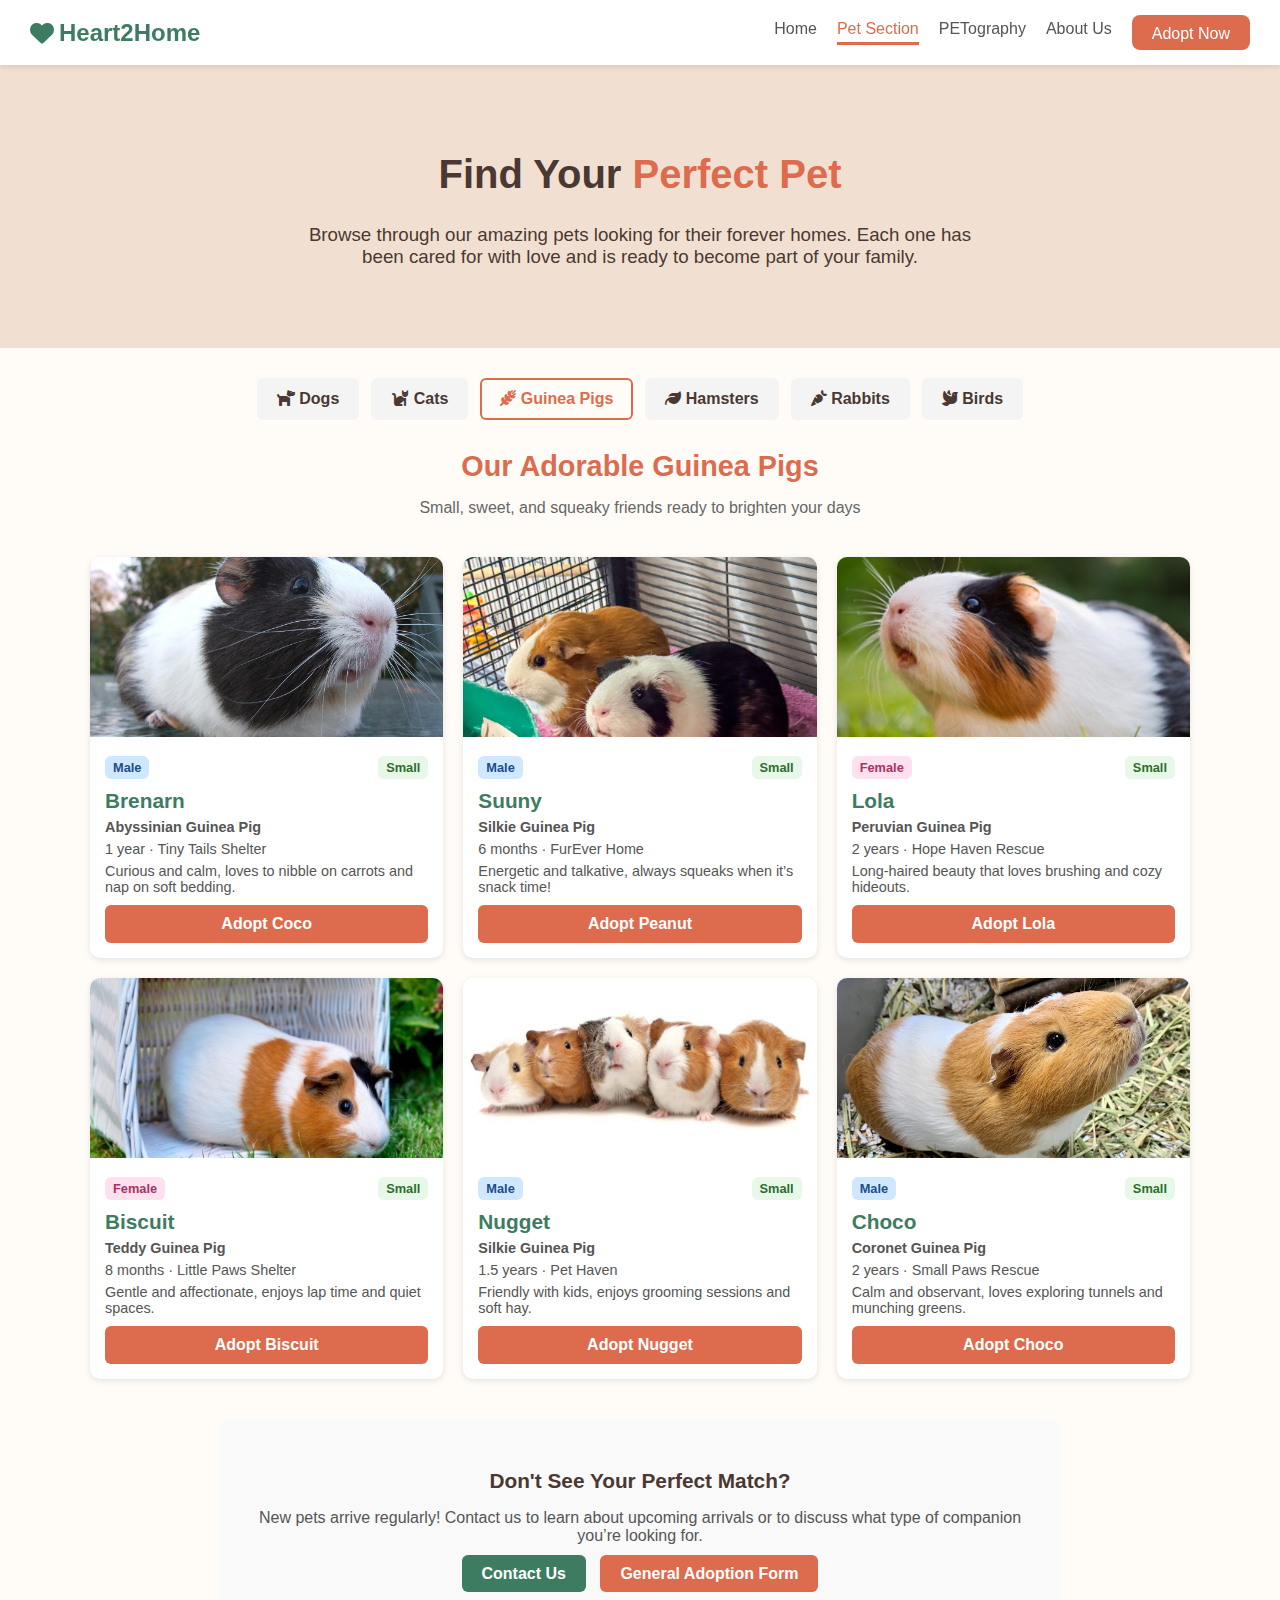
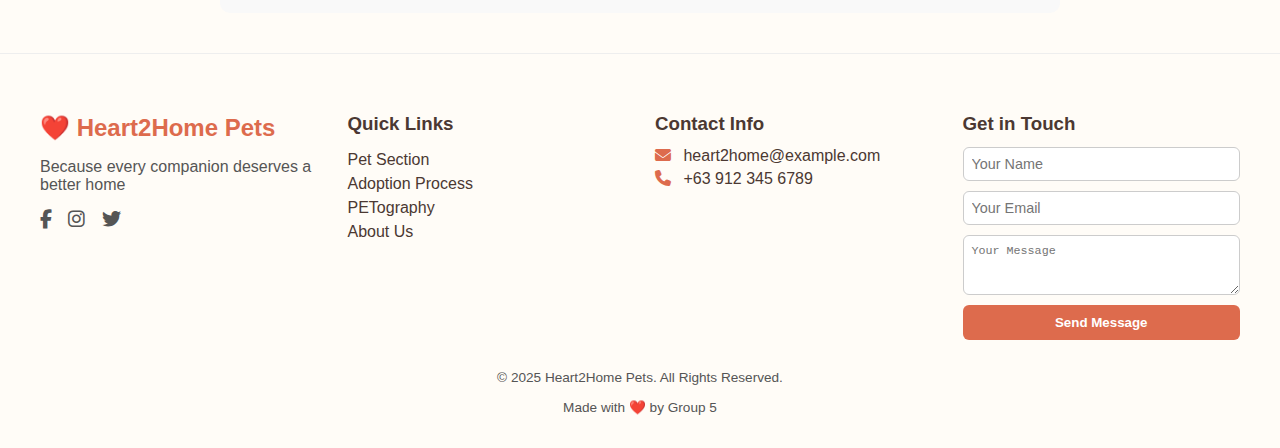
<file: HTML/guineapig.html>
<!DOCTYPE html>
<html lang="en">
<head>
  <meta charset="UTF-8">
  <meta name="viewport" content="width=device-width, initial-scale=1.0">
  <title>Heart2Home</title>
  <link rel="stylesheet" href="https://cdnjs.cloudflare.com/ajax/libs/font-awesome/6.4.0/css/all.min.css">
  <link rel="stylesheet" href="../CSS/petsection.css">
</head>
<body>
  <!-- HEADER -->
  <header>
    <div class="logo">
      <i class="fas fa-heart"></i> <span>Heart2Home</span>
    </div>

        <!-- Burger Button -->
    <button class="menu-toggle" id="menu-toggle">
      <span class="menu-icon">&#9776;</span>
      <span class="close-icon">&times;</span>
    </button>

    <!-- Navigation Menu -->
    <nav id="nav-links" class="nav-links">
      <a href="index.html">Home</a>
      <a href="petsection.html" class="active">Pet Section</a>
      <a href="PETography.html">PETography</a>
      <a href="aboutus.html">About Us</a>
      <a href="Form.html" class="cta-btn">Adopt Now</a>
    </nav>
  </header>

  <!-- INTRO -->
  <main>
    <h1>Find Your <span>Perfect Pet</span></h1>
    <h3>
      Browse through our amazing pets looking for their forever homes.
      Each one has been cared for with love and is ready to become part of your family.
    </h3>
  </main>

  <!-- PET CLASSIFICATION -->
  <nav class="pets">
    <a href="petsection.html"><i class="fas fa-dog"></i> Dogs</a>
    <a href="cats.html" ><i class="fas fa-cat"></i> Cats</a>
    <a href="guineapig.html" class="active"><i class="fas fa-wheat-awn"></i> Guinea Pigs</a>
    <a href="hamster.html"><i class="fas fa-leaf"></i> Hamsters</a>
    <a href="rabbit.html"><i class="fas fa-carrot"></i> Rabbits</a>
    <a href="birds.html"><i class="fas fa-dove"></i> Birds</a>
  </nav>

  
  <!-- GUINEA PIG SECTION -->
  <h2 class="section-title">Our Adorable Guinea Pigs</h2>
    <p class="section-sub">Small, sweet, and squeaky friends ready to brighten your days</p>

  <div class="pet-cards">

    <div class="card">
        <img src="../Petz/guinea pigz/1200px-George_the_amazing_guinea_pig.jpg" alt="Coco">
        <div class="card-body">
        <div class="pet-tags">
            <span class="tag male">Male</span>
            <span class="tag small">Small</span>
        </div>
        <h3>Brenarn</h3>
        <p><strong>Abyssinian Guinea Pig</strong></p>
        <p>1 year · Tiny Tails Shelter</p>
        <p>Curious and calm, loves to nibble on carrots and nap on soft bedding.</p>
        <a href="Form.html" class="adopt-btn">Adopt Coco</a>
        </div>
    </div>

    <div class="card">
        <img src="../Petz/guinea pigz/4_28_25-Ginger-Porky-scaled.jpg" alt="Peanut">
        <div class="card-body">
        <div class="pet-tags">
            <span class="tag male">Male</span>
            <span class="tag small">Small</span>
        </div>
        <h3>Suuny</h3>
        <p><strong>Silkie Guinea Pig</strong></p>
        <p>6 months · FurEver Home</p>
        <p>Energetic and talkative, always squeaks when it’s snack time!</p>
        <a href="Form.html" class="adopt-btn">Adopt Peanut</a>
        </div>
    </div>

    <div class="card">
        <img src="../Petz/guinea pigz//AdobeStock_345118478-copy-1440x961-1-e1613512040649-768x644.jpg" alt="Lola">
        <div class="card-body">
        <div class="pet-tags">
            <span class="tag female">Female</span>
            <span class="tag small">Small</span>
        </div>
        <h3>Lola</h3>
        <p><strong>Peruvian Guinea Pig</strong></p>
        <p>2 years · Hope Haven Rescue</p>
        <p>Long-haired beauty that loves brushing and cozy hideouts.</p>
        <a href="Form.html" class="adopt-btn">Adopt Lola</a>
        </div>
    </div>

    <div class="card">
        <img src="../Petz/guinea pigz/Guinea-pig-image.jpg" alt="Biscuit">
        <div class="card-body">
        <div class="pet-tags">
            <span class="tag female">Female</span>
            <span class="tag small">Small</span>
        </div>
        <h3>Biscuit</h3>
        <p><strong>Teddy Guinea Pig</strong></p>
        <p>8 months · Little Paws Shelter</p>
        <p>Gentle and affectionate, enjoys lap time and quiet spaces.</p>
        <a href="Form.html" class="adopt-btn">Adopt Biscuit</a>
        </div>
    </div>

    <div class="card">
        <img src="../Petz/guinea pigz/guinea-pigs-coloration.jpg" alt="Nugget">
        <div class="card-body">
        <div class="pet-tags">
            <span class="tag male">Male</span>
            <span class="tag small">Small</span>
        </div>
        <h3>Nugget</h3>
        <p><strong>Silkie Guinea Pig</strong></p>
        <p>1.5 years · Pet Haven</p>
        <p>Friendly with kids, enjoys grooming sessions and soft hay.</p>
        <a href="Form.html" class="adopt-btn">Adopt Nugget</a>
        </div>
    </div>

    <div class="card">
        <img src="../Petz/guinea pigz/Muskoka-guinea-pig-scaled.jpg" alt="Choco">
        <div class="card-body">
        <div class="pet-tags">
            <span class="tag male">Male</span>
            <span class="tag small">Small</span>
        </div>
        <h3>Choco</h3>
        <p><strong>Coronet Guinea Pig</strong></p>
        <p>2 years · Small Paws Rescue</p>
        <p>Calm and observant, loves exploring tunnels and munching greens.</p>
        <a href="Form.html" class="adopt-btn">Adopt Choco</a>
        </div>
    </div>

  </div>

  <!-- CTA -->
  <div class="cta-bottom">
    <h3><strong>Don't See Your Perfect Match?</strong></h3>
    <p>New pets arrive regularly! Contact us to learn about upcoming arrivals or to discuss what type of companion you’re looking for.</p>
    <a href="#contact" class="contact-btn">Contact Us</a>
    <a href="Form.html" class="form-btn">General Adoption Form</a>
  </div>

<!-- FOOTER -->
  <footer>
    <div class="footer-container">
      <div class="footer-brand">
        <h2>❤️ Heart2Home Pets</h2>
        <p>Because every companion deserves a better home</p>
        <div class="socials">
          <a href="#"><i class="fab fa-facebook-f"></i></a>
          <a href="#"><i class="fab fa-instagram"></i></a>
          <a href="#"><i class="fab fa-twitter"></i></a>
        </div>
      </div>

      <div class="footer-links">
        <h3>Quick Links</h3>
        <ul>
          <li><a href="petsection.html">Pet Section</a></li>
          <li><a href="Form.html">Adoption Process</a></li>
          <li><a href="PETography.html">PETography</a></li>
          <li><a href="aboutus.html">About Us</a></li>
        </ul>
      </div>

      <div class="footer-contact" id="contact">
        <h3>Contact Info</h3>
        <p><i class="fas fa-envelope"></i> heart2home@example.com</p>
        <p><i class="fas fa-phone"></i> +63 912 345 6789</p>
      </div>

      <div class="footer-form">
        <h3>Get in Touch</h3>
        <form>
          <input type="text" placeholder="Your Name" required>
          <input type="email" placeholder="Your Email" required>
          <textarea placeholder="Your Message" rows="3"></textarea>
          <button type="submit">Send Message</button>
        </form>
      </div>
    </div>

    <div class="footer-bottom">
      <p>© 2025 Heart2Home Pets. All Rights Reserved.</p>
      <p>Made with ❤️ by Group 5</p>
    </div>
  </footer>
     <script src="../js/petsection.js"></script>
</body>
</html>
</file>
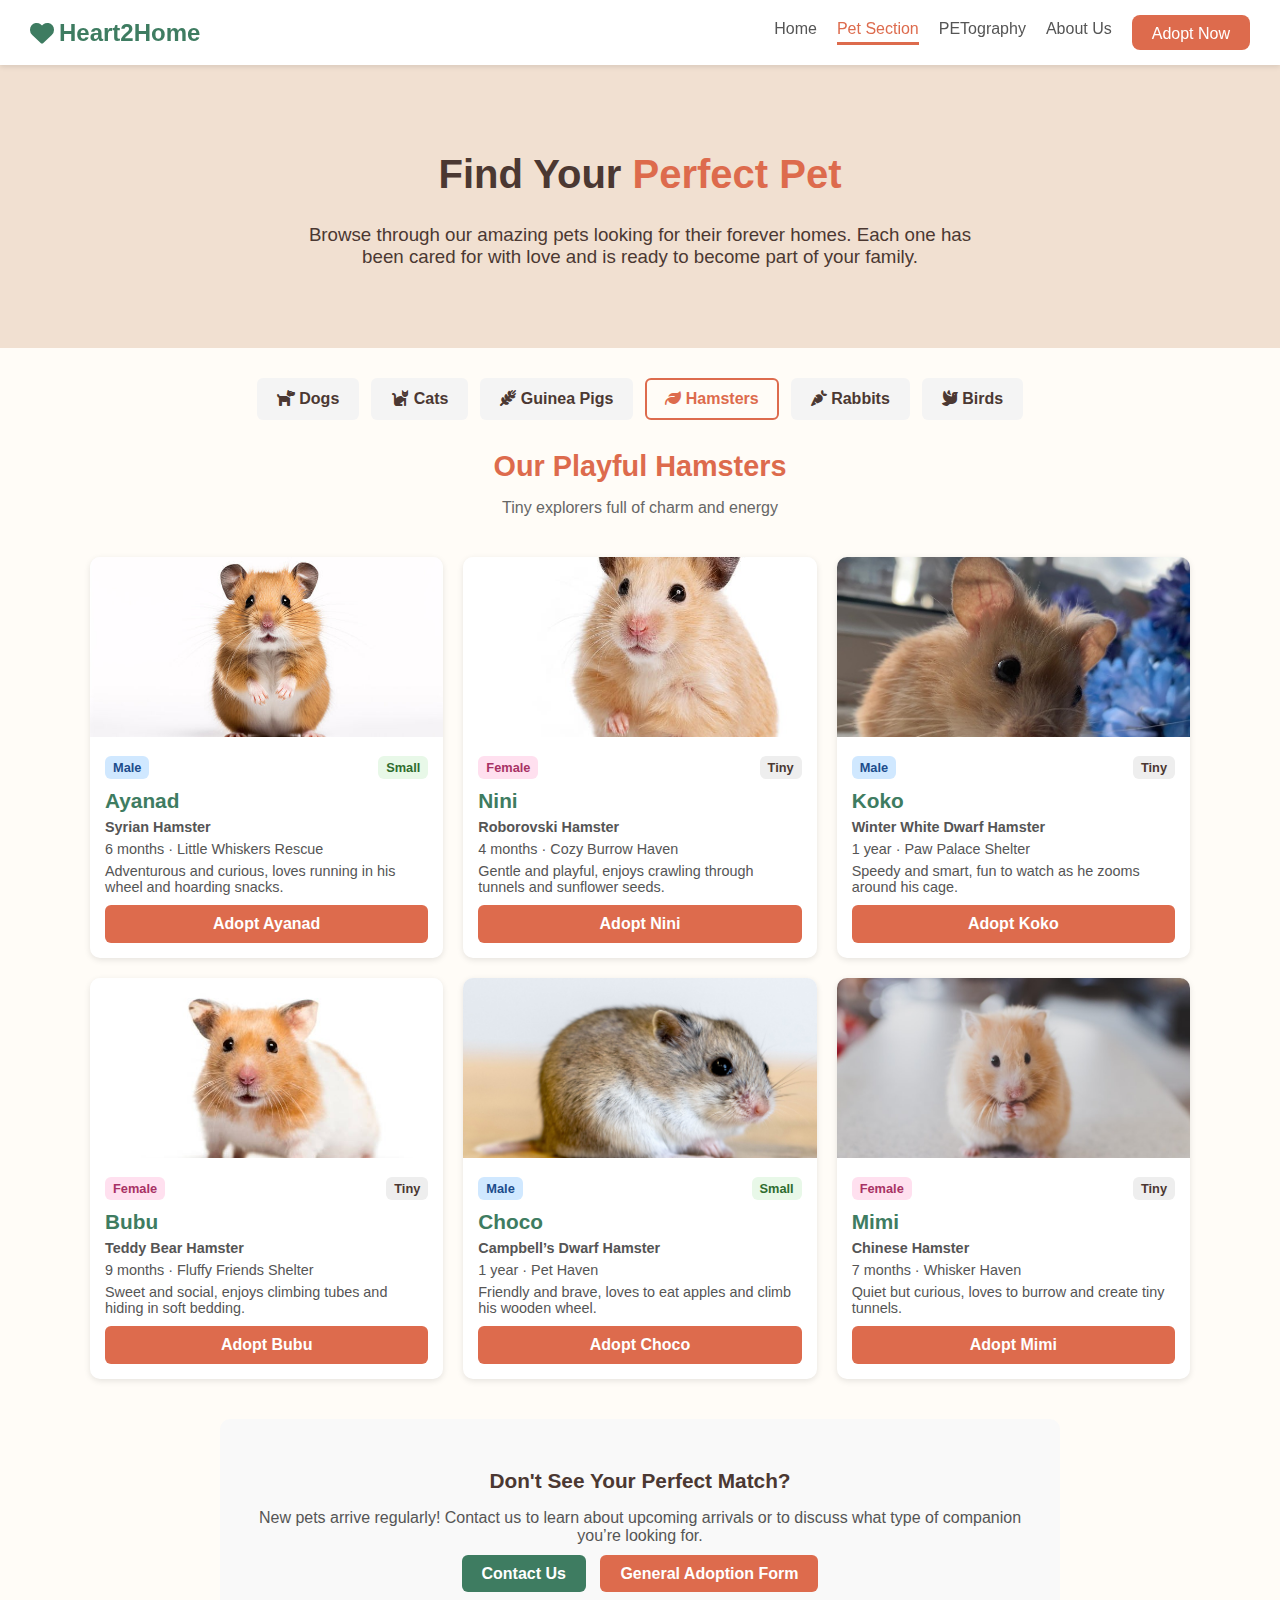
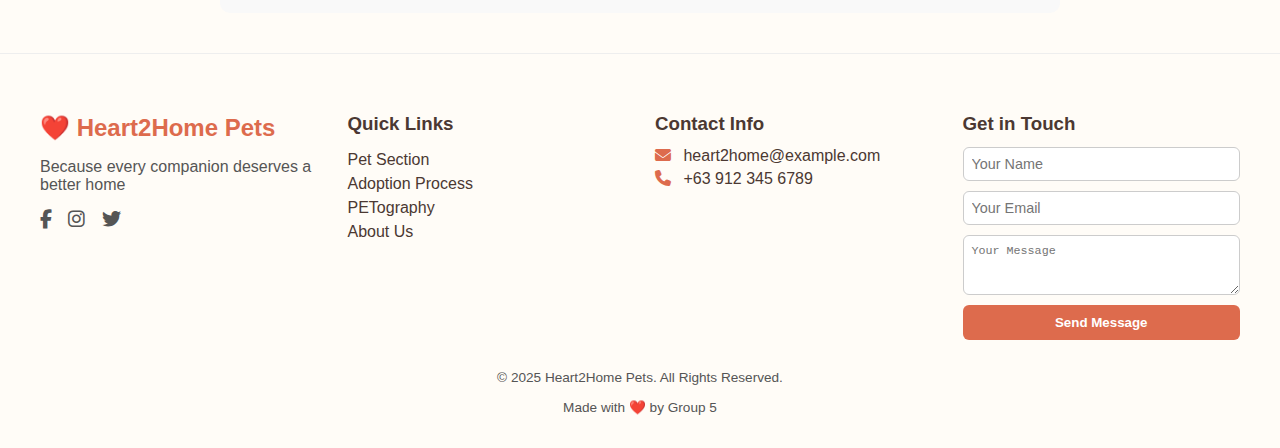
<file: HTML/hamster.html>
<!DOCTYPE html>
<html lang="en">
<head>
  <meta charset="UTF-8">
  <meta name="viewport" content="width=device-width, initial-scale=1.0">
  <title>Heart2Home</title>
  <link rel="stylesheet" href="https://cdnjs.cloudflare.com/ajax/libs/font-awesome/6.4.0/css/all.min.css">
  <link rel="stylesheet" href="../CSS/petsection.css">
</head>
<body>
  <!-- HEADER -->
  <header>
    <div class="logo">
      <i class="fas fa-heart"></i> <span>Heart2Home</span>
    </div>

        <!-- Burger Button -->
    <button class="menu-toggle" id="menu-toggle">
      <span class="menu-icon">&#9776;</span>
      <span class="close-icon">&times;</span>
    </button>

    <!-- Navigation Menu -->
    <nav id="nav-links" class="nav-links">
      <a href="index.html">Home</a>
      <a href="petsection.html" class="active">Pet Section</a>
      <a href="PETography.html">PETography</a>
      <a href="aboutus.html">About Us</a>
      <a href="Form.html" class="cta-btn">Adopt Now</a>
    </nav>
  </header>

  <!-- INTRO -->
  <main>
    <h1>Find Your <span>Perfect Pet</span></h1>
    <h3>
      Browse through our amazing pets looking for their forever homes.
      Each one has been cared for with love and is ready to become part of your family.
    </h3>
  </main>

  <!-- PET CLASSIFICATION -->
  <nav class="pets">
    <a href="petsection.html"><i class="fas fa-dog"></i> Dogs</a>
    <a href="cats.html" ><i class="fas fa-cat"></i> Cats</a>
    <a href="guineapig.html"><i class="fas fa-wheat-awn"></i> Guinea Pigs</a>
    <a href="hamster.html" class="active"><i class="fas fa-leaf"></i> Hamsters</a>
    <a href="rabbit.html"><i class="fas fa-carrot"></i> Rabbits</a>
    <a href="birds.html"><i class="fas fa-dove"></i> Birds</a>
  </nav>

<!-- HAMSTER SECTION -->
<h2 class="section-title">Our Playful Hamsters</h2>
<p class="section-sub">Tiny explorers full of charm and energy</p>

<div class="pet-cards">

  <div class="card">
    <img src="../Petz/hamster/360_f_681163919_71bp2aiyziip3l4j5mbphdxtipdtm2zh_e2c1dbbd-e3b0-4c7d-bc09-1ebff39513ef_1200x.jpg" alt="Ayanad">
    <div class="card-body">
      <div class="pet-tags">
        <span class="tag male">Male</span>
        <span class="tag small">Small</span>
      </div>
      <h3>Ayanad</h3>
      <p><strong>Syrian Hamster</strong></p>
      <p>6 months · Little Whiskers Rescue</p>
      <p>Adventurous and curious, loves running in his wheel and hoarding snacks.</p>
      <a href="Form.html" class="adopt-btn">Adopt Ayanad</a>
    </div>
  </div>

  <div class="card">
    <img src="../Petz/hamster/beige-hamster.jpg" alt="Nini">
    <div class="card-body">
      <div class="pet-tags">
        <span class="tag female">Female</span>
        <span class="tag tiny">Tiny</span>
      </div>
      <h3>Nini</h3>
      <p><strong>Roborovski Hamster</strong></p>
      <p>4 months · Cozy Burrow Haven</p>
      <p>Gentle and playful, enjoys crawling through tunnels and sunflower seeds.</p>
      <a href="Form.html" class="adopt-btn">Adopt Nini</a>
    </div>
  </div>

  <div class="card">
    <img src="../Petz/hamster/gibby_and_blue_flowers_1_-_Lisa_Haycock-fixed.jpg" alt="Koko">
    <div class="card-body">
      <div class="pet-tags">
        <span class="tag male">Male</span>
        <span class="tag tiny">Tiny</span>
      </div>
      <h3>Koko</h3>
      <p><strong>Winter White Dwarf Hamster</strong></p>
      <p>1 year · Paw Palace Shelter</p>
      <p>Speedy and smart, fun to watch as he zooms around his cage.</p>
      <a href="Form.html" class="adopt-btn">Adopt Koko</a>
    </div>
  </div>

  <div class="card">
    <img src="../Petz/hamster/golden-hamster-in-front-of-white-background.jpg" alt="Bubu">
    <div class="card-body">
      <div class="pet-tags">
        <span class="tag female">Female</span>
        <span class="tag tiny">Tiny</span>
      </div>
      <h3>Bubu</h3>
      <p><strong>Teddy Bear Hamster</strong></p>
      <p>9 months · Fluffy Friends Shelter</p>
      <p>Sweet and social, enjoys climbing tubes and hiding in soft bedding.</p>
      <a href="Form.html" class="adopt-btn">Adopt Bubu</a>
    </div>
  </div>

  <div class="card">
    <img src="../Petz/hamster/hamsters-overview-1238973-hero-aa6ddf6f33c64da1b12103c8ba556bc3.jpg" alt="Choco">
    <div class="card-body">
      <div class="pet-tags">
        <span class="tag male">Male</span>
        <span class="tag small">Small</span>
      </div>
      <h3>Choco</h3>
      <p><strong>Campbell’s Dwarf Hamster</strong></p>
      <p>1 year · Pet Haven</p>
      <p>Friendly and brave, loves to eat apples and climb his wooden wheel.</p>
      <a href="Form.html" class="adopt-btn">Adopt Choco</a>
    </div>
  </div>

  <div class="card">
    <img src="../Petz/hamster/photo-1425082661705-1834bfd09dca.jpeg" alt="Mimi">
    <div class="card-body">
      <div class="pet-tags">
        <span class="tag female">Female</span>
        <span class="tag tiny">Tiny</span>
      </div>
      <h3>Mimi</h3>
      <p><strong>Chinese Hamster</strong></p>
      <p>7 months · Whisker Haven</p>
      <p>Quiet but curious, loves to burrow and create tiny tunnels.</p>
      <a href="Form.html" class="adopt-btn">Adopt Mimi</a>
    </div>
  </div>
</div>


</div>


  <!-- CTA -->
  <!-- CTA -->
  <div class="cta-bottom">
    <h3><strong>Don't See Your Perfect Match?</strong></h3>
    <p>New pets arrive regularly! Contact us to learn about upcoming arrivals or to discuss what type of companion you’re looking for.</p>
    <a href="#contact" class="contact-btn">Contact Us</a>
    <a href="Form.html" class="form-btn">General Adoption Form</a>
  </div>

<!-- FOOTER -->
  <footer>
    <div class="footer-container">
      <div class="footer-brand">
        <h2>❤️ Heart2Home Pets</h2>
        <p>Because every companion deserves a better home</p>
        <div class="socials">
          <a href="#"><i class="fab fa-facebook-f"></i></a>
          <a href="#"><i class="fab fa-instagram"></i></a>
          <a href="#"><i class="fab fa-twitter"></i></a>
        </div>
      </div>

      <div class="footer-links">
        <h3>Quick Links</h3>
        <ul>
          <li><a href="petsection.html">Pet Section</a></li>
          <li><a href="Form.html">Adoption Process</a></li>
          <li><a href="PETography.html">PETography</a></li>
          <li><a href="aboutus.html">About Us</a></li>
        </ul>
      </div>

      <div class="footer-contact" id="contact">
        <h3>Contact Info</h3>
        <p><i class="fas fa-envelope"></i> heart2home@example.com</p>
        <p><i class="fas fa-phone"></i> +63 912 345 6789</p>
      </div>

      <div class="footer-form">
        <h3>Get in Touch</h3>
        <form>
          <input type="text" placeholder="Your Name" required>
          <input type="email" placeholder="Your Email" required>
          <textarea placeholder="Your Message" rows="3"></textarea>
          <button type="submit">Send Message</button>
        </form>
      </div>
    </div>

    <div class="footer-bottom">
      <p>© 2025 Heart2Home Pets. All Rights Reserved.</p>
      <p>Made with ❤️ by Group 5</p>
    </div>
  </footer>
     <script src="../js/petsection.js"></script>
</body>
</html>
</file>
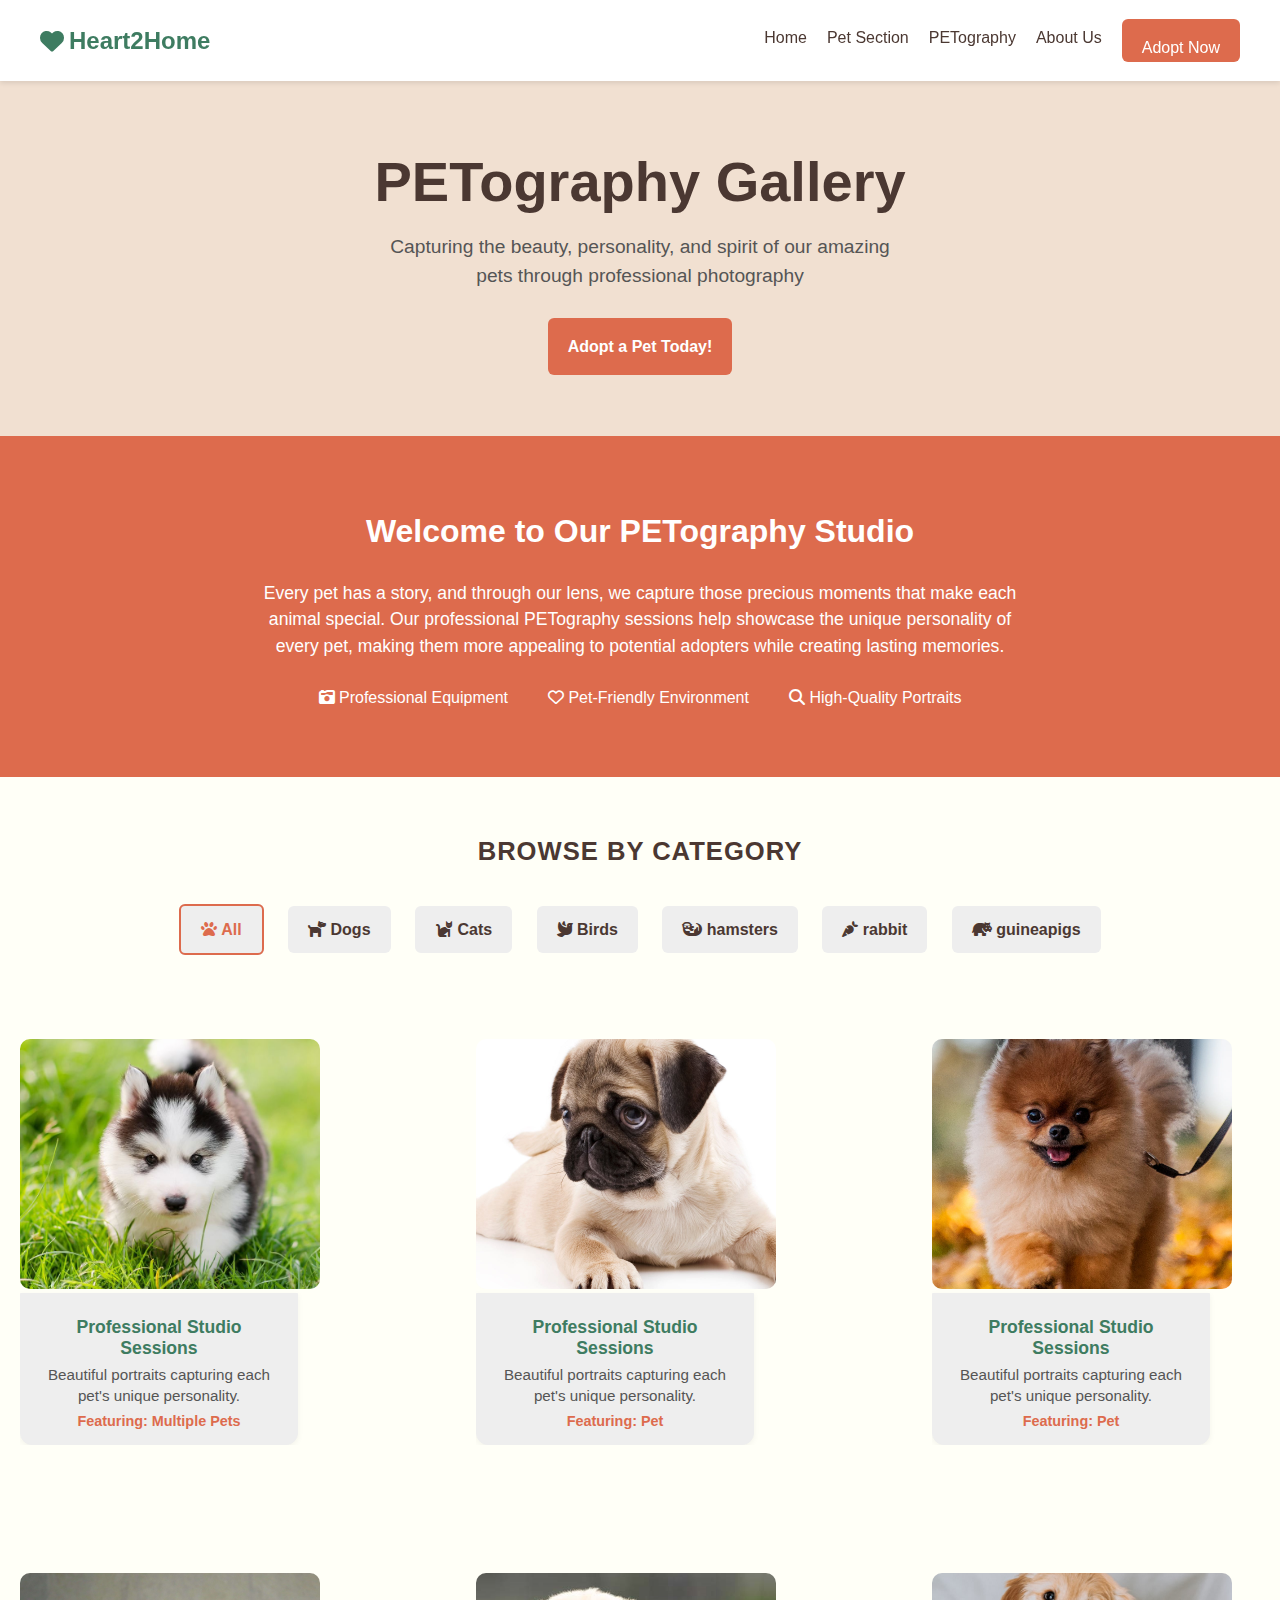
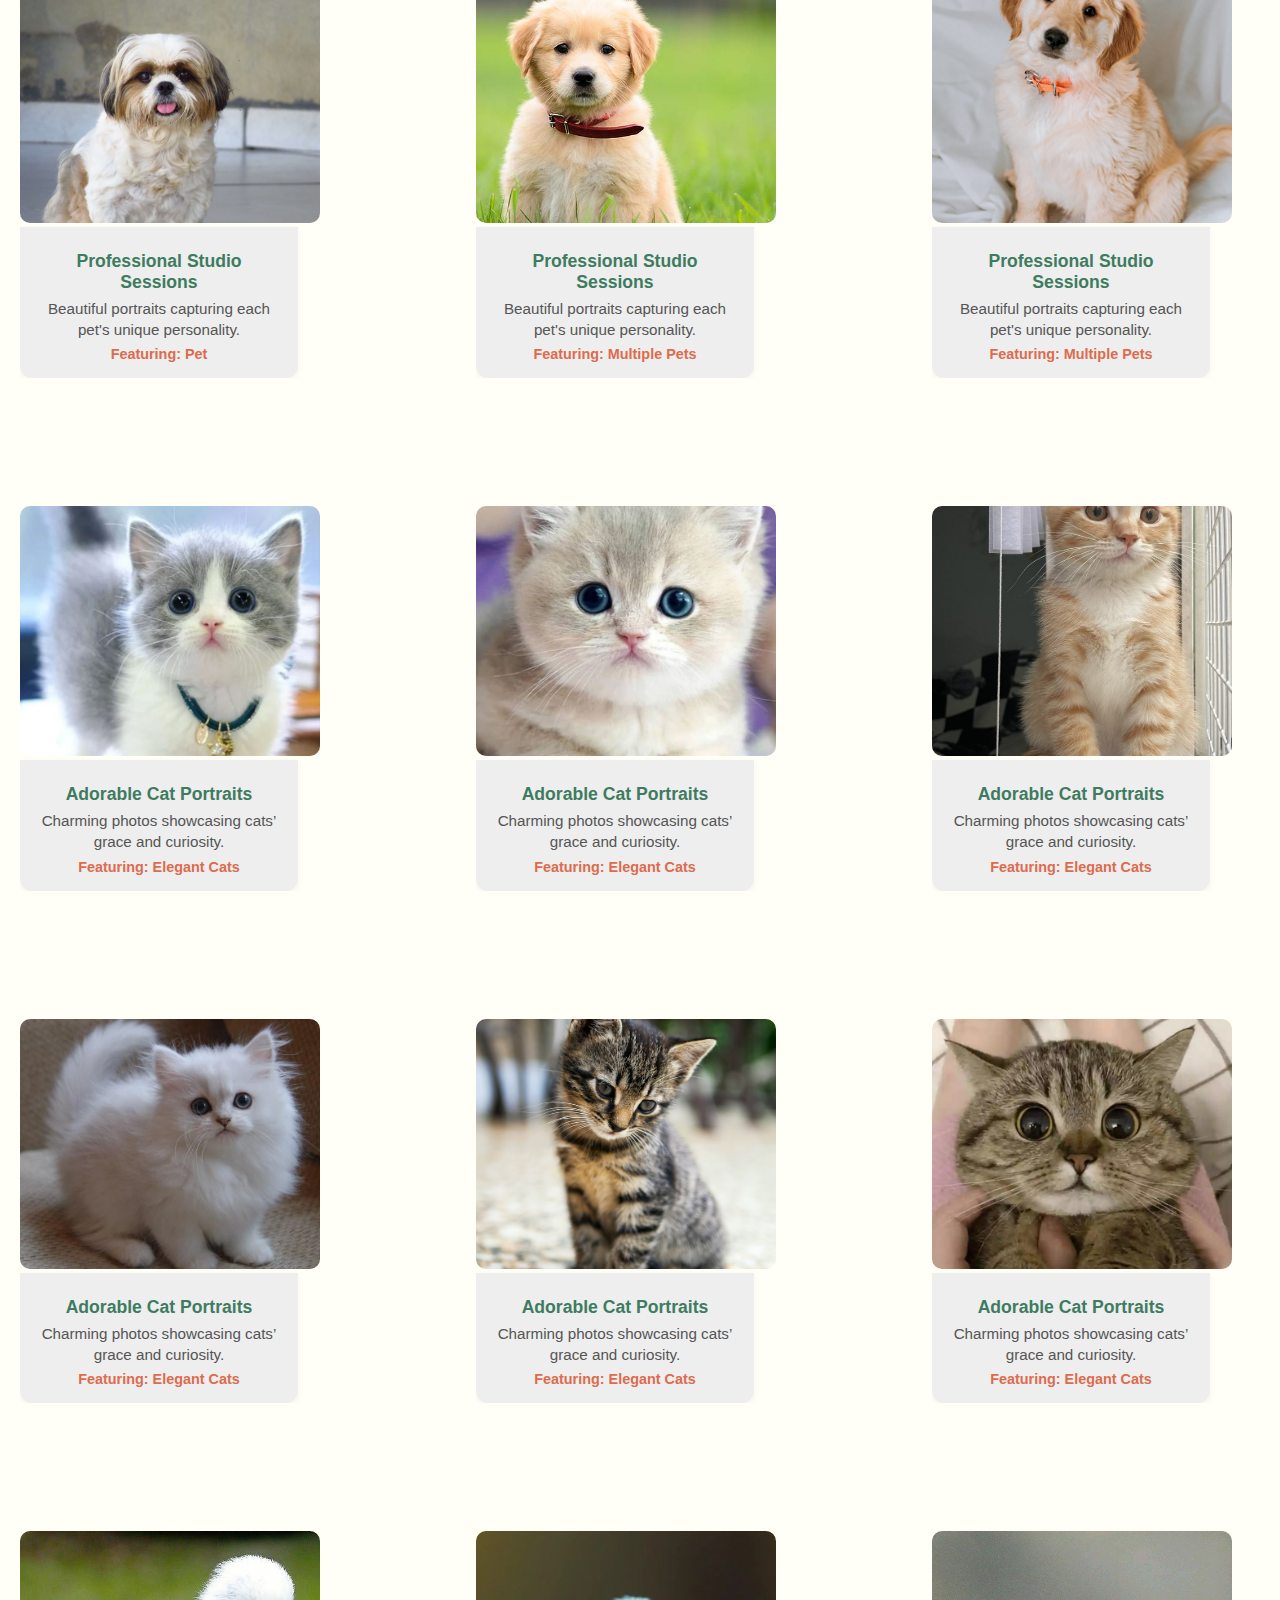
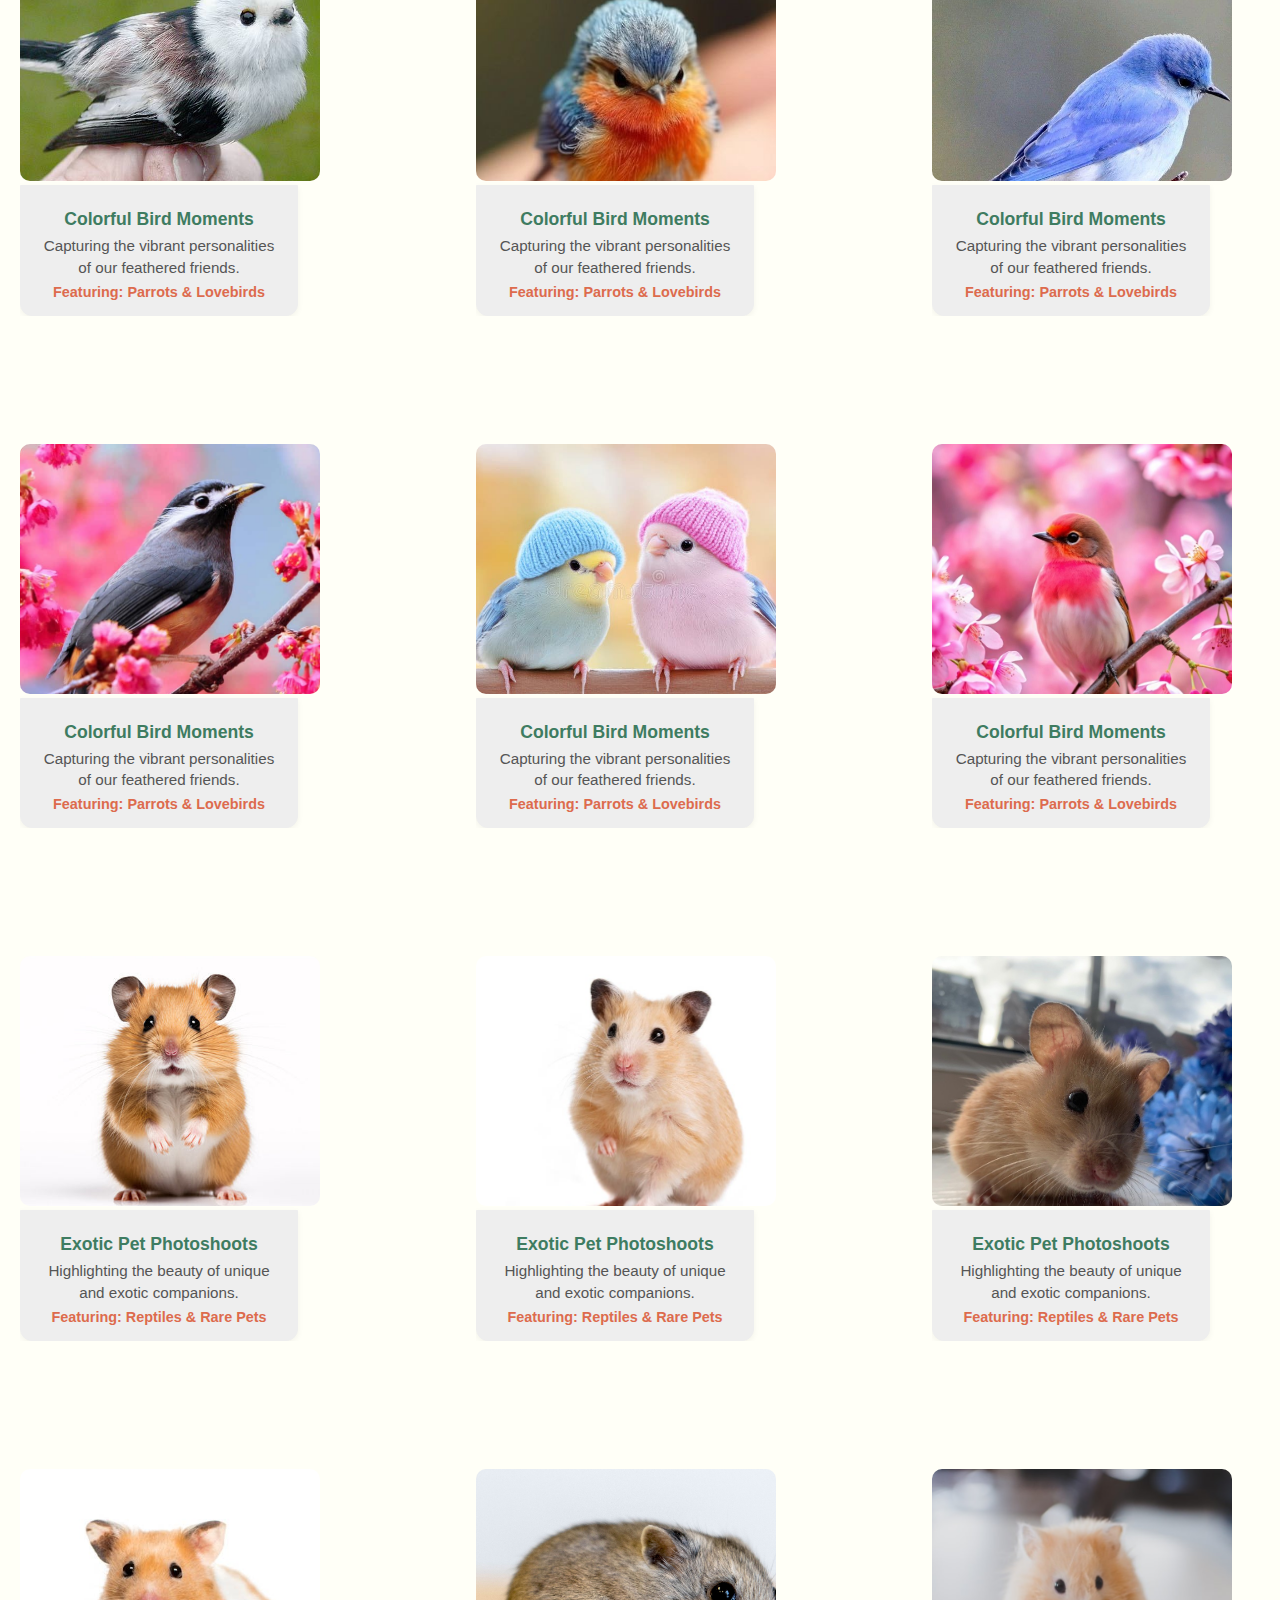
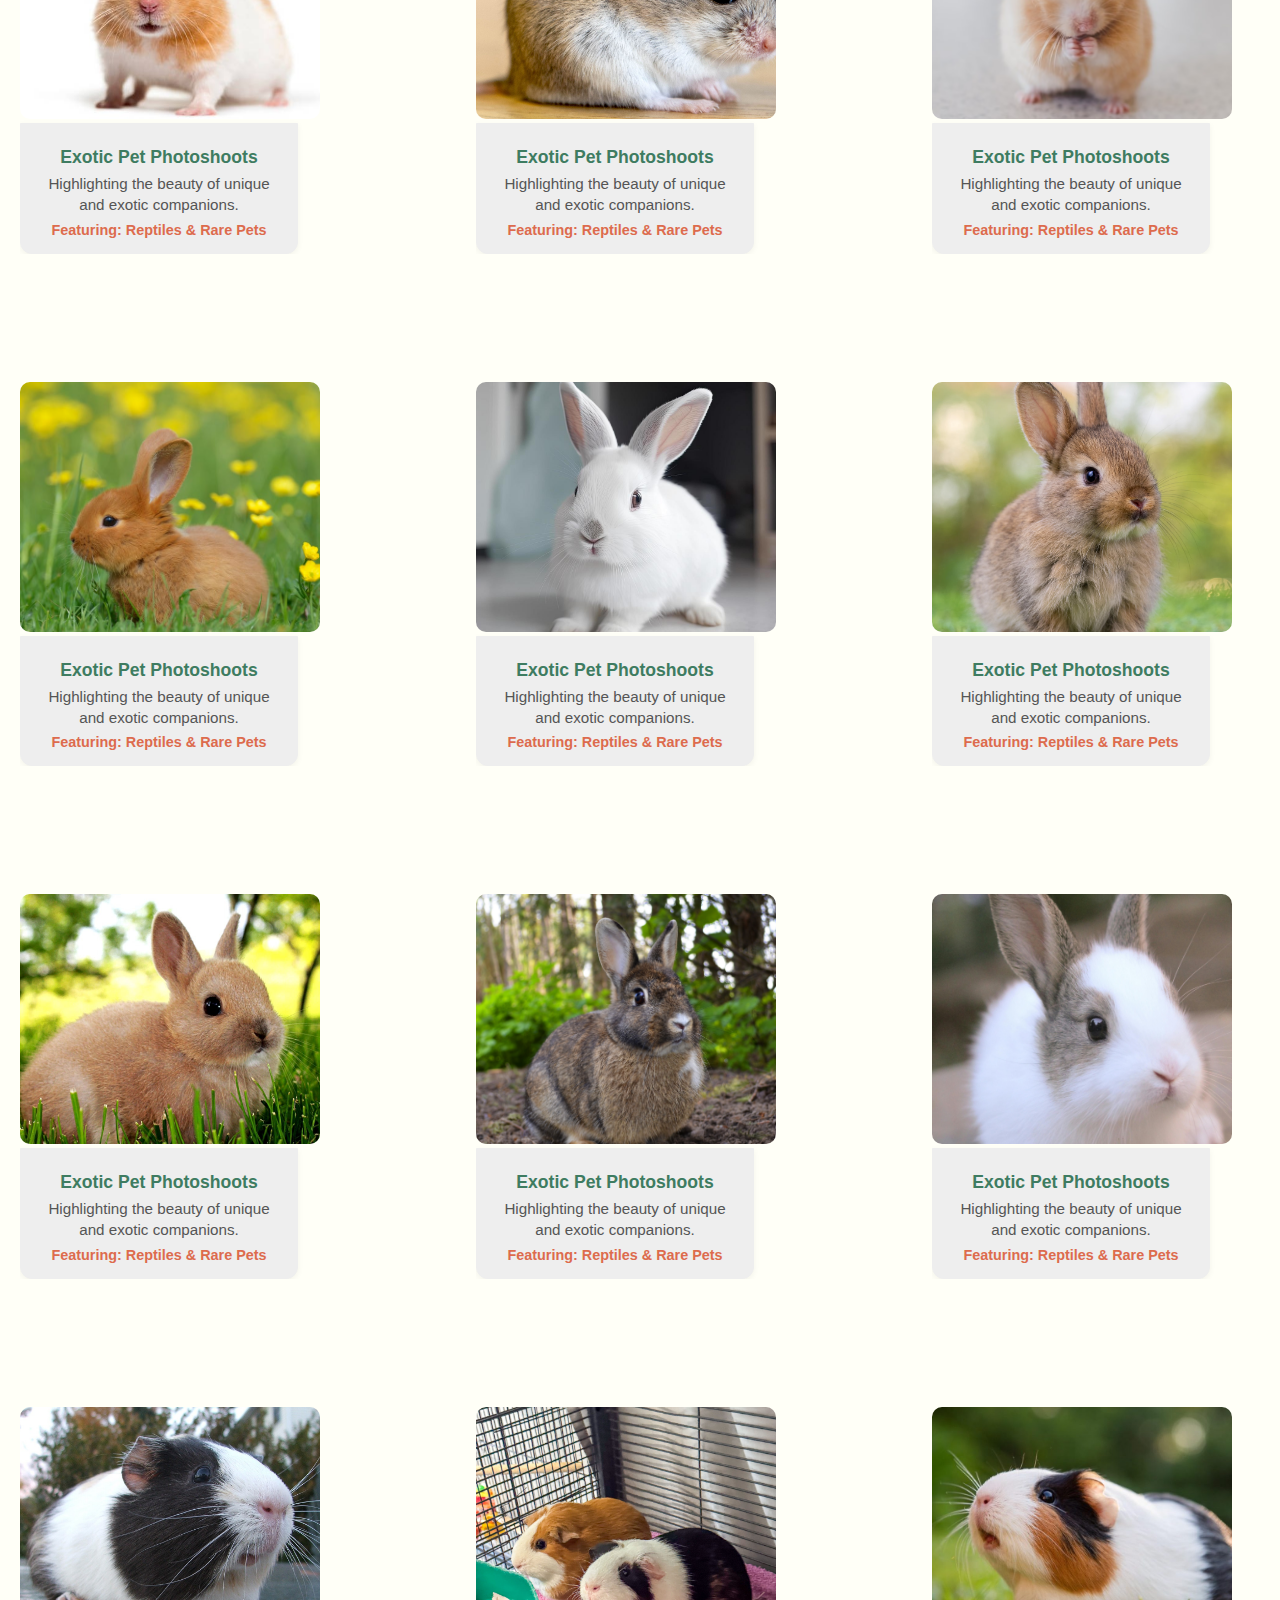
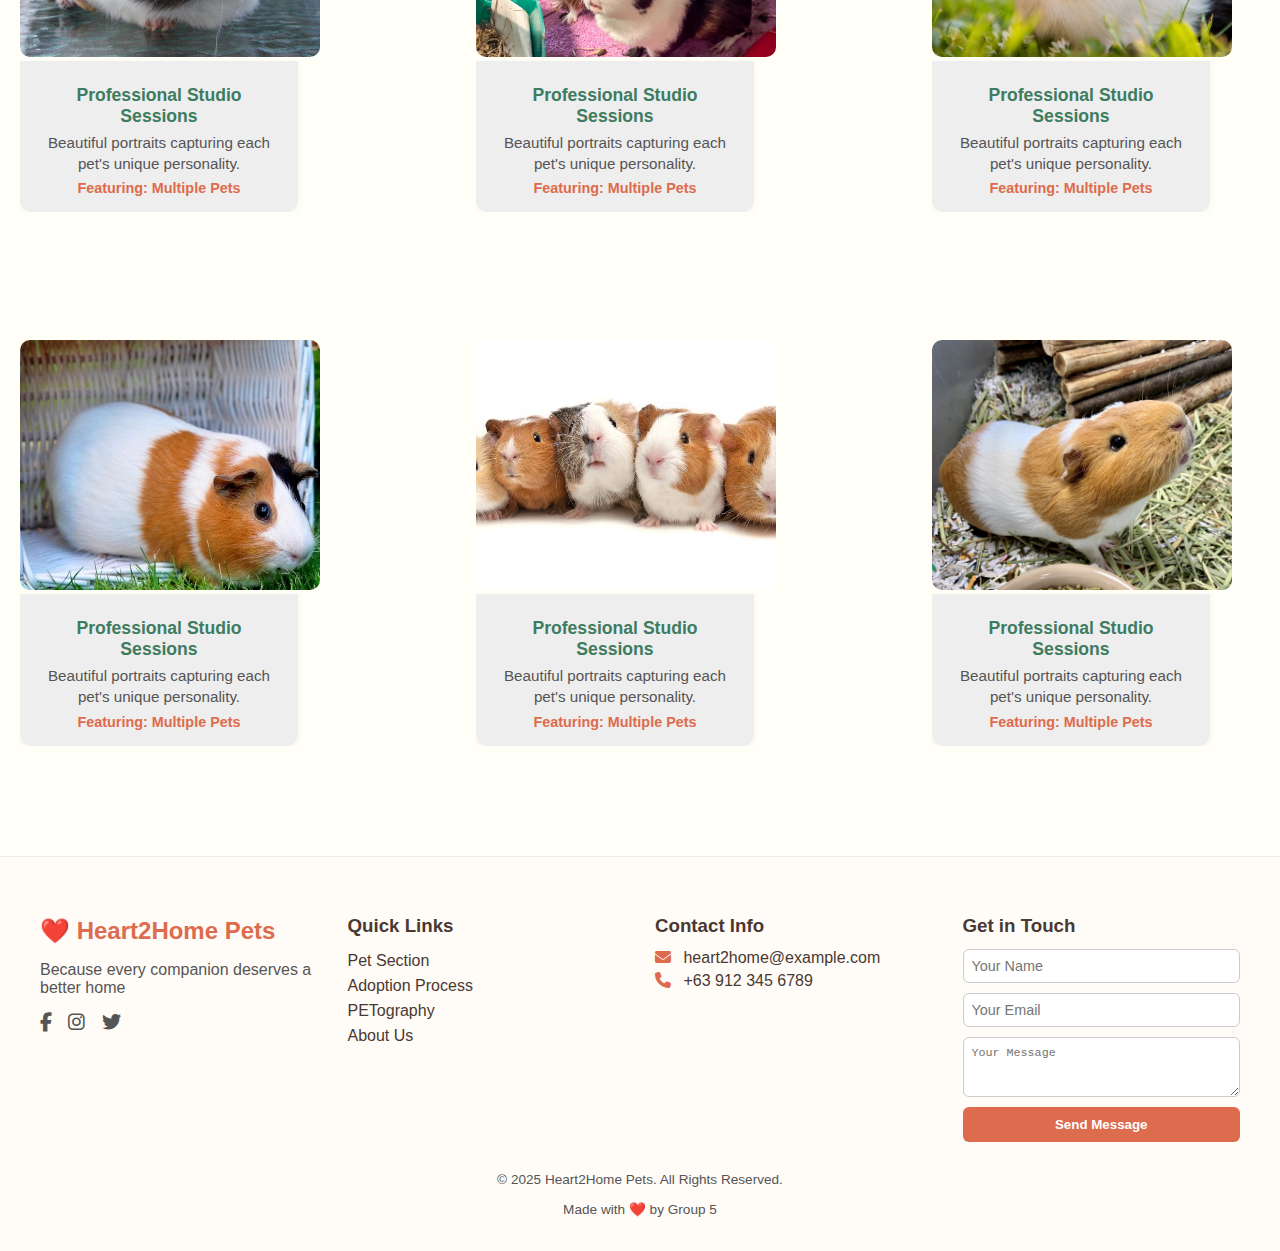
<file: HTML/PETography.html>
<!----primary: #F1E0D1;
    --secondary: #DD6B4D;
    --accent: #3E7C61;
    --neutral: #FFFCF7;
    --text: #4B3832;  
-->

<!DOCTYPE html>
<html lang="en">
<head>
    <meta charset="UTF-8">
    <meta name="viewport" content="width=device-width, initial-scale=1.0">
    <title>PETography</title>
    <link rel="stylesheet" href="https://cdnjs.cloudflare.com/ajax/libs/font-awesome/6.4.0/css/all.min.css" />
    <link rel="stylesheet" href="../CSS/PETography_style.css">
    
</head>
<body>
<!-- HEADER -->
    <header>
        <div class="logo">
        <i class="fas fa-heart"></i><span>Heart2Home</span>
        </div>
    
<!-- Burger Button -->
        <button class="menu-toggle" id="menu-toggle">
            <span class="menu-icon">&#9776;</span>
            <span class="close-icon">&times;</span>
        </button>

<!-- Navigation Menu -->
    <nav id="nav-links" class="nav-links">
      <a href="index.html">Home</a>
      <a href="petsection.html" >Pet Section</a>
      <a href="PETography.html" class="active">PETography</a>
      <a href="aboutus.html">About Us</a>
      <a href="Form.html" class="cta-btn">Adopt Now</a>
    </nav>
    </header>

    <section class="hero" >
        <h1>PETography Gallery</h1>
        <p>Capturing the beauty, personality, and spirit of our amazing<br>pets through professional photography</p>
        <a href="Form.html" class="cta-btn" style="text-decoration: none;">Adopt a Pet Today!</a>
    </section>

    <section class="hero2">
        <h2>Welcome to Our PETography Studio</h2>
        <p> Every pet has a story, and through our lens, we capture those precious moments that make each <br> animal special. Our professional PETography sessions help showcase the unique personality of <br>
            every pet, making them more appealing to potential adopters while creating lasting memories.</p>

        <ul class="ul1">
            <li><i class="fa-solid fa-camera-retro"></i> Professional Equipment</li>
            <li><i class="fa-regular fa-heart"></i> Pet-Friendly Environment</li>
            <li> <i class="fa-solid fa-magnifying-glass"></i> High-Quality Portraits</li>
        </ul>
    </section>

    <nav class="category-header">
        <h5>Browse by category</h5>
    </nav>

    <main class="gallery-section">

        <div class="category-section">

            <input type="radio" name="filter" id="all" checked>
            <input type="radio" name="filter" id="dogs">
            <input type="radio" name="filter" id="cats">
            <input type="radio" name="filter" id="birds">
            <input type="radio" name="filter" id="hamsters">
            <input type="radio" name="filter" id="rabbit">
            <input type="radio" name="filter" id="gpigs">
        

            <div class="category-buttons">
                <label for="all"><i class="fas fa-paw"></i> All</label>
                <label for="dogs"><i class="fas fa-dog"></i> Dogs</label>
                <label for="cats"><i class="fas fa-cat"></i> Cats</label>
                <label for="birds"><i class="fas fa-dove"></i> Birds</label>
                <label for="hamsters"><i class="fas fa-otter"></i> hamsters</label>
                <label for="rabbit"><i class="fas fa-carrot"></i> rabbit</label>
                <label for="gpigs"><i class="fas fa-hippo"></i> guineapigs</label>
            </div>

        
            <section class="photo-gallery">

<!-- category 1 DOG -->
                <div class="photo-item dog">
                    
                    <div class="image-container">
                        <a href="#img1">
                            <img src="../Petz/dog/d1-bordercollie.jpg" alt="Dog 1">
                        </a>
                            <div class="overlay-text">🔍︎ <span>View Full Size</span></div>
                    </div>

                    <div class="photo-info">
                        <h3>Professional Studio Sessions</h3>
                        <p>Beautiful portraits capturing each pet's unique personality.</p>
                        <span>Featuring: Multiple Pets</span>
                    </div>        
                </div>

                <div class="photo-item dog">
                    <a href="#img2">
                        <img src="../Petz/dog/d2-pug.jpg" alt="Dog 2">
                    </a>
                        <div class="overlay-text">🔍︎ <span>View Full Size</span></div>
                 
                    <div class="photo-info">
                        <h3>Professional Studio Sessions</h3>
                        <p>Beautiful portraits capturing each pet's unique personality.</p>
                        <span>Featuring: Pet</span>
                    </div>        
                </div>

                <div class="photo-item dog">
                    <a href="#img3">
                        <img src="../Petz/dog/d3-pomeranian.jpg" alt="Dog 3">
                    </a>
                        <div class="overlay-text">🔍︎ <span>View Full Size</span></div>
                        
                    <div class="photo-info">
                        <h3>Professional Studio Sessions</h3>
                        <p>Beautiful portraits capturing each pet's unique personality.</p>
                        <span>Featuring: Pet</span>
                    </div>        
                </div>

                <div class="photo-item dog">
                    <a href="#img4">
                        <img src="../Petz/dog/d4-shihtzu.jpg" alt="Dog 4">
                    </a>
                        <div class="overlay-text">🔍︎ <span>View Full Size</span></div>
                        
                    <div class="photo-info">
                        <h3>Professional Studio Sessions</h3>
                        <p>Beautiful portraits capturing each pet's unique personality.</p>
                        <span>Featuring: Pet</span>
                    </div>        
                </div>

                <div class="photo-item dog">
                    <a href="#img5">
                        <img src="../Petz/dog/d5-goldenretriever.jpg" alt="Dog 5">
                    </a>
                        <div class="overlay-text">🔍︎ <span>View Full Size</span></div>
                        
                    <div class="photo-info">
                        <h3>Professional Studio Sessions</h3>
                        <p>Beautiful portraits capturing each pet's unique personality.</p>
                        <span>Featuring: Multiple Pets</span>
                    </div>        
                </div>

                <div class="photo-item dog">
                    <a href="#img6">
                        <img src="../Petz/dog/d6-goldenretriever.jpeg" alt="Dog 6">
                    </a>
                        <div class="overlay-text">🔍︎ <span>View Full Size</span></div>
                        
                    <div class="photo-info">
                        <h3>Professional Studio Sessions</h3>
                        <p>Beautiful portraits capturing each pet's unique personality.</p>
                        <span>Featuring: Multiple Pets</span>
                    </div>        
                </div>


<!-- category 2 CAT -->
                <div class="photo-item cat">
                    <a href="#img7">
                        <img src="../Petz/cat/2458ed5c912423af578888f2bab53031.jpg" alt="Cat 1">
                    </a>
                        <div class="overlay-text"> 🔍︎ <span> View Full Size </span> </div>

                    <div class="photo-info">
                        <h3>Adorable Cat Portraits</h3>
                        <p>Charming photos showcasing cats’ grace and curiosity.</p>
                        <span>Featuring: Elegant Cats</span>
                    </div>
                </div>

                <div class="photo-item cat">
                    <a href="#img8">
                        <img src="../Petz/cat/aee34ddfd65c21d2696329a3a686a94c.jpg" alt="Cat 2">
                    </a>
                        <div class="overlay-text"> 🔍︎ <span> View Full Size </span> </div>

                    <div class="photo-info">
                        <h3>Adorable Cat Portraits</h3>                       
                        <p>Charming photos showcasing cats’ grace and curiosity.</p>
                        <span>Featuring: Elegant Cats</span>
                    </div>
                </div>

                <div class="photo-item cat">
                    <a href="#img9">
                        <img src="../Petz/cat/eeab60a19328ecbfedc0a965d1d6c603.jpg" alt="Cat 3">
                    </a>
                        <div class="overlay-text"> 🔍︎ <span> View Full Size </span> </div>

                    <div class="photo-info">
                        <h3>Adorable Cat Portraits</h3>                       
                        <p>Charming photos showcasing cats’ grace and curiosity.</p>
                        <span>Featuring: Elegant Cats</span>
                    </div>
                </div>

                <div class="photo-item cat">
                    <a href="#img10">
                        <img src="../Petz/cat/PERSIAN-CAT-1.jpg" alt="Cat 4">
                    </a>
                        <div class="overlay-text"> 🔍︎ <span> View Full Size </span> </div>

                    <div class="photo-info">

                        <h3>Adorable Cat Portraits</h3>                       
                        <p>Charming photos showcasing cats’ grace and curiosity.</p>
                        <span>Featuring: Elegant Cats</span>
                    </div>
                </div>

                <div class="photo-item cat">
                    <a href="#img11">
                        <img src="../Petz/cat/photo-1529778873920-4da4926a72c2.jpeg" alt="Cat 5">
                    </a>
                        <div class="overlay-text"> 🔍︎ <span> View Full Size </span> </div>

                    <div class="photo-info">
                        <h3>Adorable Cat Portraits</h3>                     
                        <p>Charming photos showcasing cats’ grace and curiosity.</p>
                        <span>Featuring: Elegant Cats</span>
                    </div>
                </div>

                <div class="photo-item cat">
                    <a href="#img12">
                        <img src="../Petz/cat/Screenshot_20250924-103637~2.png" alt="Cat 6">
                    </a>
                        <div class="overlay-text"> 🔍︎ <span> View Full Size </span> </div>

                    <div class="photo-info">
                        <h3>Adorable Cat Portraits</h3>                       
                        <p>Charming photos showcasing cats’ grace and curiosity.</p>
                        <span>Featuring: Elegant Cats</span>
                    </div>
                </div>



<!-- category 3 BIRD -->
                <div class="photo-item bird">
                    <a href="#img13">
                        <img src="../Petz/birds/037187aa5414a3d1b252442c08dce90b.jpg" alt="Bird 1">
                    </a>
                        <div class="overlay-text"> 🔍︎ <span> View Full Size </span> </div>

                    <div class="photo-info">
                        <h3>Colorful Bird Moments</h3>
                        <p>Capturing the vibrant personalities of our feathered friends.</p>
                        <span>Featuring: Parrots & Lovebirds</span>
                    </div>
                </div>

                <div class="photo-item bird">
                    <a href="#img14">
                        <img src="../Petz/birds/4548055fd29ebf68e9d79b3a19cf9911.jpg" alt="Bird 2">
                    </a>
                        <div class="overlay-text"> 🔍︎ <span> View Full Size </span> </div>

                    <div class="photo-info">
                        <h3>Colorful Bird Moments</h3>
                        <p>Capturing the vibrant personalities of our feathered friends.</p>
                        <span>Featuring: Parrots & Lovebirds</span>
                    </div>
                </div>

                <div class="photo-item bird">
                    <a href="#img15">
                        <img src="../Petz/birds/88e47a7f890c3c71bbfbaf71a35b1aab.jpg" alt="Bird 3">
                    </a>
                        <div class="overlay-text"> 🔍︎ <span> View Full Size </span> </div>

                    <div class="photo-info">
                        <h3>Colorful Bird Moments</h3>
                        <p>Capturing the vibrant personalities of our feathered friends.</p>
                        <span>Featuring: Parrots & Lovebirds</span>
                    </div>
                </div>

                <div class="photo-item bird">
                    <a href="#img16">
                        <img src="../Petz/birds/cute-bird-pictures-h6mz3ghdofpsxhrf.jpg" alt="Bird 4">
                    </a>
                        <div class="overlay-text"> 🔍︎ <span> View Full Size </span> </div>

                    <div class="photo-info">
                        <h3>Colorful Bird Moments</h3>
                        <p>Capturing the vibrant personalities of our feathered friends.</p>
                        <span>Featuring: Parrots & Lovebirds</span>
                    </div>
                </div>

                <div class="photo-item bird">
                    <a href="#img17">
                        <img src="../Petz/birds/cute-birds-wearing-tiny-knitted-hats-sitting-fence-sunny-afternoon-two-adorable-young-adorned-small-perched-350659490.jpg" alt="Bird 5">
                    </a>
                        <div class="overlay-text"> 🔍︎ <span> View Full Size </span> </div>

                    <div class="photo-info">
                        <h3>Colorful Bird Moments</h3>
                        <p>Capturing the vibrant personalities of our feathered friends.</p>
                        <span>Featuring: Parrots & Lovebirds</span>
                    </div>
                </div>

                <div class="photo-item bird">
                    <a href="#img18">
                        <img src="../Petz/birds/e566a4cd1536da5736ab066bdb298c0b.jpg" alt="Bird 6">
                    </a>
                        <div class="overlay-text"> 🔍︎ <span> View Full Size </span> </div>

                    <div class="photo-info">
                        <h3>Colorful Bird Moments</h3>
                        <p>Capturing the vibrant personalities of our feathered friends.</p>
                        <span>Featuring: Parrots & Lovebirds</span>
                    </div>
                </div>



<!-- category 4 HAMSTER-->
                <div class="photo-item hamsters">
                    <a href="#img19">
                        <img src="../Petz/hamster/360_f_681163919_71bp2aiyziip3l4j5mbphdxtipdtm2zh_e2c1dbbd-e3b0-4c7d-bc09-1ebff39513ef_1200x.jpg" alt="hamster 1">
                    </a>
                        <div class="overlay-text"> 🔍︎ <span> View Full Size </span> </div>

                    <div class="photo-info">
                        <h3>Exotic Pet Photoshoots</h3>
                        <p>Highlighting the beauty of unique and exotic companions.</p>
                        <span>Featuring: Reptiles & Rare Pets</span>
                    </div>
                </div>

                <div class="photo-item hamsters">
                    <a href="#img20">
                        <img src="../Petz/hamster/beige-hamster.jpg" alt="hamster 2">
                    </a>
                        <div class="overlay-text"> 🔍︎ <span> View Full Size </span> </div>

                    <div class="photo-info">
                        <h3>Exotic Pet Photoshoots</h3>
                        <p>Highlighting the beauty of unique and exotic companions.</p>
                        <span>Featuring: Reptiles & Rare Pets</span>
                    </div>
                </div>

                <div class="photo-item hamsters">
                    <a href="#img21">
                        <img src="../Petz/hamster/gibby_and_blue_flowers_1_-_Lisa_Haycock-fixed.jpg" alt="hamster 3">
                    </a>
                        <div class="overlay-text"> 🔍︎ <span> View Full Size </span> </div>

                    <div class="photo-info">
                        <h3>Exotic Pet Photoshoots</h3>
                        <p>Highlighting the beauty of unique and exotic companions.</p>
                        <span>Featuring: Reptiles & Rare Pets</span>
                    </div>
                </div>

                <div class="photo-item hamsters">
                    <a href="#img22">
                        <img src="../Petz/hamster/golden-hamster-in-front-of-white-background.jpg" alt="hamster 4">
                    </a>
                       <div class="overlay-text"> 🔍︎ <span> View Full Size </span> </div>

                    <div class="photo-info">
                        <h3>Exotic Pet Photoshoots</h3>
                        <p>Highlighting the beauty of unique and exotic companions.</p>
                        <span>Featuring: Reptiles & Rare Pets</span>
                    </div>
                </div>

                <div class="photo-item hamsters">
                    <a href="#img23">
                        <img src="../Petz/hamster/hamsters-overview-1238973-hero-aa6ddf6f33c64da1b12103c8ba556bc3.jpg" alt="hamster 5">
                    </a>
                        <div class="overlay-text"> 🔍︎ <span> View Full Size </span> </div>

                    <div class="photo-info">
                        <h3>Exotic Pet Photoshoots</h3>
                        <p>Highlighting the beauty of unique and exotic companions.</p>
                        <span>Featuring: Reptiles & Rare Pets</span>
                    </div>
                </div>

                <div class="photo-item hamsters">
                    <a href="#img24">
                        <img src="../Petz/hamster/photo-1425082661705-1834bfd09dca.jpeg" alt="hamster 6">
                    </a>
                        <div class="overlay-text"> 🔍︎ <span> View Full Size </span> </div>

                    <div class="photo-info">
                        <h3>Exotic Pet Photoshoots</h3>
                        <p>Highlighting the beauty of unique and exotic companions.</p>
                        <span>Featuring: Reptiles & Rare Pets</span>
                    </div>
                </div>

<!-- category 5 RABBITS -->
                <div class="photo-item rabbit">
                    <a href="#img25">
                        <img src="../Petz/Rabbit/baby-rabbit-in-meadow-royalty-free-image-1717078659.jpg" alt="rabbit 1">
                    </a>
                        <div class="overlay-text"> 🔍︎ <span> View Full Size </span> </div>

                    <div class="photo-info">
                        <h3>Exotic Pet Photoshoots</h3>
                        <p>Highlighting the beauty of unique and exotic companions.</p>
                        <span>Featuring: Reptiles & Rare Pets</span>
                    </div>
                </div>

                
                <div class="photo-item rabbit">
                    <a href="#img26">
                        <img src="../Petz/Rabbit/cute-white-rabbit-with-short-ears-generate-ai-free-photo.jpg" alt="rabbit 2">
                    </a>
                       <div class="overlay-text"> 🔍︎ <span> View Full Size </span> </div>

                    <div class="photo-info">
                        <h3>Exotic Pet Photoshoots</h3>
                        <p>Highlighting the beauty of unique and exotic companions.</p>
                        <span>Featuring: Reptiles & Rare Pets</span>
                    </div>
                </div>

                
                <div class="photo-item rabbit">
                    <a href="#img27">
                        <img src="../Petz/Rabbit/Cute_Bunny_7d_1024x1024.jpg" alt="rabbit 3">
                    </a>
                        <div class="overlay-text"> 🔍︎ <span> View Full Size </span> </div>

                    <div class="photo-info">
                        <h3>Exotic Pet Photoshoots</h3>
                        <p>Highlighting the beauty of unique and exotic companions.</p>
                        <span>Featuring: Reptiles & Rare Pets</span>
                    </div>
                </div>

                
                <div class="photo-item rabbit">
                    <a href="#img28">
                        <img src="../Petz/Rabbit/netherlands-dwarf-rabbit-1-mo.jpg" alt="rabbit 4">
                    </a>
                        <div class="overlay-text"> 🔍︎ <span> View Full Size </span> </div>

                    <div class="photo-info">
                        <h3>Exotic Pet Photoshoots</h3>
                        <p>Highlighting the beauty of unique and exotic companions.</p>
                        <span>Featuring: Reptiles & Rare Pets</span>
                    </div>
                </div>

                
                <div class="photo-item rabbit">
                    <a href="#img29">
                        <img src="../Petz/Rabbit/Oryctolagus_cuniculus_Rcdo.jpg" alt="rabbit 5">
                    </a>
                        <div class="overlay-text"> 🔍︎ <span> View Full Size </span> </div>

                    <div class="photo-info">
                        <h3>Exotic Pet Photoshoots</h3>
                        <p>Highlighting the beauty of unique and exotic companions.</p>
                        <span>Featuring: Reptiles & Rare Pets</span>
                    </div>
                </div>

                <div class="photo-item rabbit">
                    <a href="#img29">
                        <img src="../Petz/Rabbit/pexels-ferhat-sezek-530112540-21198651.jpg" alt="rabbit 6">
                    </a>
                        <div class="overlay-text"> 🔍︎ <span> View Full Size </span> </div>

                    <div class="photo-info">
                        <h3>Exotic Pet Photoshoots</h3>
                        <p>Highlighting the beauty of unique and exotic companions.</p>
                        <span>Featuring: Reptiles & Rare Pets</span>
                    </div>
                </div>

<!-- category 6 GUINEA PIGZ -->
                <div class="photo-item gpigs">
                    <div class="image-container">
                        <a href="#img31"></a>
                            <img src="../Petz/guinea pigz/1200px-George_the_amazing_guinea_pig.jpg" alt="gpigs 1">
                        </a>
                            <div class="overlay-text">🔍︎ <span>View Full Size</span></div>
                    </div>

                    <div class="photo-info">
                        <h3>Professional Studio Sessions</h3>
                        <p>Beautiful portraits capturing each pet's unique personality.</p>
                        <span>Featuring: Multiple Pets</span>
                    </div>        
                </div>

                <div class="photo-item gpigs">
                    <a href="#img32">
                        <img src="../Petz/guinea pigz/4_28_25-Ginger-Porky-scaled.jpg" alt="gpigs 2">
                    </a>
                        <div class="overlay-text">🔍︎ <span>View Full Size</span></div>
                        
                    <div class="photo-info">
                        <h3>Professional Studio Sessions</h3>
                        <p>Beautiful portraits capturing each pet's unique personality.</p>
                        <span>Featuring: Multiple Pets</span>
                    </div>        
                </div>

                <div class="photo-item gpigs">
                    <a href="#img33">
                        <img src="../Petz/guinea pigz/AdobeStock_345118478-copy-1440x961-1-e1613512040649-768x644.jpg" alt="gpigs 3">
                    </a>
                        <div class="overlay-text">🔍︎ <span>View Full Size</span></div>
                        
                    <div class="photo-info">
                        <h3>Professional Studio Sessions</h3>
                        <p>Beautiful portraits capturing each pet's unique personality.</p>
                        <span>Featuring: Multiple Pets</span>
                    </div>        
                </div>

                <div class="photo-item gpigs">
                    <a href="#img34">
                        <img src="../Petz/guinea pigz/Guinea-pig-image.jpg" alt="gpigs 4">
                    </a>
                        <div class="overlay-text">🔍︎ <span>View Full Size</span></div>
                        
                    <div class="photo-info">
                        <h3>Professional Studio Sessions</h3>
                        <p>Beautiful portraits capturing each pet's unique personality.</p>
                        <span>Featuring: Multiple Pets</span>
                    </div>        
                </div>

                <div class="photo-item gpigs">
                    <a href="#img35">
                        <img src="../Petz/guinea pigz/guinea-pigs-coloration.jpg" alt="gpigs 5">
                    </a>
                        <div class="overlay-text">🔍︎ <span>View Full Size</span></div>
                        
                    <div class="photo-info">
                        <h3>Professional Studio Sessions</h3>
                        <p>Beautiful portraits capturing each pet's unique personality.</p>
                        <span>Featuring: Multiple Pets</span>
                    </div>        
                </div>

                <div class="photo-item gpigs">
                    <a href="#img36">
                        <img src="../Petz/guinea pigz/Muskoka-guinea-pig-scaled.jpg" alt="gpigs 6">
                    </a>
                        <div class="overlay-text">🔍︎ <span>View Full Size</span></div>
                        
                    <div class="photo-info">
                        <h3>Professional Studio Sessions</h3>
                        <p>Beautiful portraits capturing each pet's unique personality.</p>
                        <span>Featuring: Multiple Pets</span>
                    </div>        
                </div>
            </section>
        </div>
    </main>

        
    <div id="img1" class="lightbox">
        <a href="#img1" class="close">
            <img src="../Petz/dog/d1-bordercollie.jpg" alt="Dog 1 full view">
        </a>
    </div>

    <div id="img2" class="lightbox">
        <a href="#img2" class="close">
            <img src="../Petz/dog/d2-pug.jpg" alt="Dog 2 full view">
        </a>
    </div>

    <div id="img3" class="lightbox">
        <a href="#img3" class="close">
            <img src="../Petz/dog/d3-pomeranian.jpg" alt="Dog 3 full view">
        </a>
    </div>

    <div id="img4" class="lightbox">
        <a href="#img4" class="close">
            <img src="../Petz/dog/d4-shihtzu.jpg" alt="Dog 4 full view">
        </a>
    </div>

    <div id="img5" class="lightbox">
        <a href="#img5" class="close">
            <img src="../Petz/dog/d5-goldenretriever.jpg" alt="Dog 5 full view">
        </a>
    </div>

    <div id="img6" class="lightbox">
        <a href="#img6" class="close">
            <img src="../Petz/dog/d6-goldenretriever.jpeg" alt="Dog 6 full view">
        </a>
    </div>

<!-- cats -->
    <div id="img7" class="lightbox">
        <a href="#img7" class="close">
            <img src="../Petz/cat/2458ed5c912423af578888f2bab53031.jpg" alt="Cat 1 full view">
        </a>
    </div>

    <div id="img8" class="lightbox">
        <a href="#img8" class="close">
            <img src="../Petz/cat/aee34ddfd65c21d2696329a3a686a94c.jpg" alt="Cat 2 full view">
        </a>
    </div>

    <div id="img9" class="lightbox">
        <a href="#img9" class="close">
            <img src="../Petz/cat/eeab60a19328ecbfedc0a965d1d6c603.jpg" alt="Cat 3 full view">
        </a>
    </div>

    <div id="img10" class="lightbox">
        <a href="#img10" class="close">
            <img src="../Petz/cat/PERSIAN-CAT-1.jpg" alt="Cat 4 full view">
        </a>
    </div>

    <div id="img11" class="lightbox">
        <a href="#img11" class="close">
            <img src="../Petz/cat/photo-1529778873920-4da4926a72c2.jpeg" alt="Cat 5 full view">
        </a>
    </div>

    <div id="img12" class="lightbox">
        <a href="#img12" class="close">
            <img src="../Petz/cat/Screenshot_20250924-103637~2.png" alt="Cat 6 full view">
        </a>
    </div>


<!-- birds -->
    <div id="img13" class="lightbox">
        <a href="#img13" class="close">
            <img src="../Petz/birds/037187aa5414a3d1b252442c08dce90b.jpg" alt="Cat 1 full view">
        </a>
    </div>

    <div id="img14" class="lightbox">
        <a href="#img14" class="close">
            <img src="../Petz/birds/4548055fd29ebf68e9d79b3a19cf9911.jpg" alt="Cat 2 full view">
        </a>
    </div>

    <div id="img15" class="lightbox">
        <a href="#img15" class="close">
            <img src="../Petz/birds/88e47a7f890c3c71bbfbaf71a35b1aab.jpg" alt="Cat 3 full view">
        </a>
    </div>

    <div id="img16" class="lightbox">
        <a href="#img16" class="close">
            <img src="../Petz/birds/cute-bird-pictures-h6mz3ghdofpsxhrf.jpg" alt="Cat 4 full view">
        </a>
    </div>

    <div id="img17" class="lightbox">
        <a href="#img17" class="close">
            <img src="../Petz/birds/cute-birds-wearing-tiny-knitted-hats-sitting-fence-sunny-afternoon-two-adorable-young-adorned-small-perched-350659490.jpg" alt="Cat 5 full view">
        </a>
    </div>

    <div id="img18" class="lightbox">
        <a href="#img18" class="close">
            <img src="../Petz/birds/e566a4cd1536da5736ab066bdb298c0b.jpg" alt="Cat 6 full view">
        </a>
    </div>


<!-- hamster -->
    <div id="img19" class="lightbox">
        <a href="#img19" class="close">
            <img src="../Petz/hamster/360_f_681163919_71bp2aiyziip3l4j5mbphdxtipdtm2zh_e2c1dbbd-e3b0-4c7d-bc09-1ebff39513ef_1200x.jpg" alt="hamster 1 full view">
        </a>
    </div>

    <div id="img20" class="lightbox">
        <a href="#img20">
            <img src="../Petz/hamster/beige-hamster.jpg" alt="hamster 2 full view">
        </a>
    </div>

    <div id="img21" class="lightbox">
        <a href="#img21">
            <img src="../Petz/hamster/gibby_and_blue_flowers_1_-_Lisa_Haycock-fixed.jpg" alt="hamster 3 full view">
        </a>
    </div>

    <div id="img22" class="lightbox">
        <a href="#img222">
            <img src="../Petz/hamster/golden-hamster-in-front-of-white-background.jpg" alt="hamster 4 full view">
        </a>
    </div>

    <div id="img23" class="lightbox">
        <a href="#img23">
            <img src="../Petz/hamster/hamsters-overview-1238973-hero-aa6ddf6f33c64da1b12103c8ba556bc3.jpg" alt="hamster 5 full view">
        </a>
    </div>

    <div id="img24" class="lightbox">
        <a href="#img24">
            <img src="../Petz/hamster/photo-1425082661705-1834bfd09dca.jpeg" alt="hamster 6 full view">
        </a>
    </div>


<!-- rabbit -->
    <div id="img25" class="lightbox">
        <a href="#img25">
            <img src="../Petz/Rabbit/baby-rabbit-in-meadow-royalty-free-image-1717078659.jpg" alt="rabbit 1 full view">
        </a>
    </div>

    <div id="img26" class="lightbox">
        <a href="#img26">
            <img src="../Petz/Rabbit/cute-white-rabbit-with-short-ears-generate-ai-free-photo.jpg" alt="rabbit 2 full view">
        </a>
    </div>

    <div id="img27" class="lightbox">
        <a href="#img27">
            <img src="../Petz/Rabbit/Cute_Bunny_7d_1024x1024.jpg" alt="rabbit 3 full view">
        </a>
    </div>

    <div id="img28" class="lightbox">
        <a href="#img28">
            <img src="../Petz/Rabbit/netherlands-dwarf-rabbit-1-mo.jpg" alt="rabbit 4 full view">
        </a>
    </div>

    <div id="img29" class="lightbox">
        <a href="#img29">
            <img src="../Petz/Rabbit/Oryctolagus_cuniculus_Rcdo.jpg" alt="rabbit 5 full view">
        </a>
    </div>

    <div id="img30" class="lightbox">
        <a href="#img30">
            <img src="../Petz/Rabbit/pexels-ferhat-sezek-530112540-21198651.jpg" alt="rabbit 6 full view">
        </a>
    </div>


<!-- rabbit -->
    <div id="img31" class="lightbox">
        <a href="#img31">
            <img src="../Petz/guinea pigz/1200px-George_the_amazing_guinea_pig.jpg" alt="gpig 1 full view">
        </a>
    </div>

    <div id="img32" class="lightbox">
        <a href="#img32">
            <img src="../Petz/guinea pigz/4_28_25-Ginger-Porky-scaled.jpg" alt="gpig 2 full view">
        </a>
    </div>

    <div id="img33" class="lightbox">
        <a href="#img33">
            <img src="../Petz/guinea pigz/AdobeStock_345118478-copy-1440x961-1-e1613512040649-768x644.jpg" alt="gpig 3 full view">
        </a>
    </div>

    <div id="img34" class="lightbox">
        <a href="#img34">
            <img src="../Petz/guinea pigz/Guinea-pig-image.jpg" alt="gpig 4 full view">
        </a>
    </div>

    <div id="img35" class="lightbox">
        <a href="#img35">
            <img src="../Petz/guinea pigz/guinea-pigs-coloration.jpg" alt="gpig 5 full view">
        </a>
    </div>

    <div id="img36" class="lightbox">
        <a href="#img36">
            <img src="../Petz/guinea pigz/Muskoka-guinea-pig-scaled.jpg" alt="gpig 6 full view">
        </a>
    </div>


<!-- FOOTER -->
  <footer>
    <div class="footer-container">
      <div class="footer-brand">
        <h2>❤️ Heart2Home Pets</h2>
        <p>Because every companion deserves a better home</p>
        <div class="socials">
          <a href="#"><i class="fab fa-facebook-f"></i></a>
          <a href="#"><i class="fab fa-instagram"></i></a>
          <a href="#"><i class="fab fa-twitter"></i></a>
        </div>
      </div>

      <div class="footer-links">
        <h3>Quick Links</h3>
        <ul>
          <li><a href="petsection.html">Pet Section</a></li>
          <li><a href="Form.html">Adoption Process</a></li>
          <li><a href="PETography.html">PETography</a></li>
          <li><a href="aboutus.html">About Us</a></li>
        </ul>
      </div>

      <div class="footer-contact">
        <h3>Contact Info</h3>
        <p><i class="fas fa-envelope"></i> heart2home@example.com</p>
        <p><i class="fas fa-phone"></i> +63 912 345 6789</p>
      </div>

      <div class="footer-form">
        <h3>Get in Touch</h3>
        <form>
          <input type="text" placeholder="Your Name" required>
          <input type="email" placeholder="Your Email" required>
          <textarea placeholder="Your Message" rows="3"></textarea>
          <button type="submit">Send Message</button>
        </form>
      </div>
    </div>

    <div class="footer-bottom">
      <p>© 2025 Heart2Home Pets. All Rights Reserved.</p>
      <p>Made with ❤️ by Group 5</p>
    </div>
  </footer>

    <script src="../js/PETography.js"></script>
        
</body>
</html>
</file>
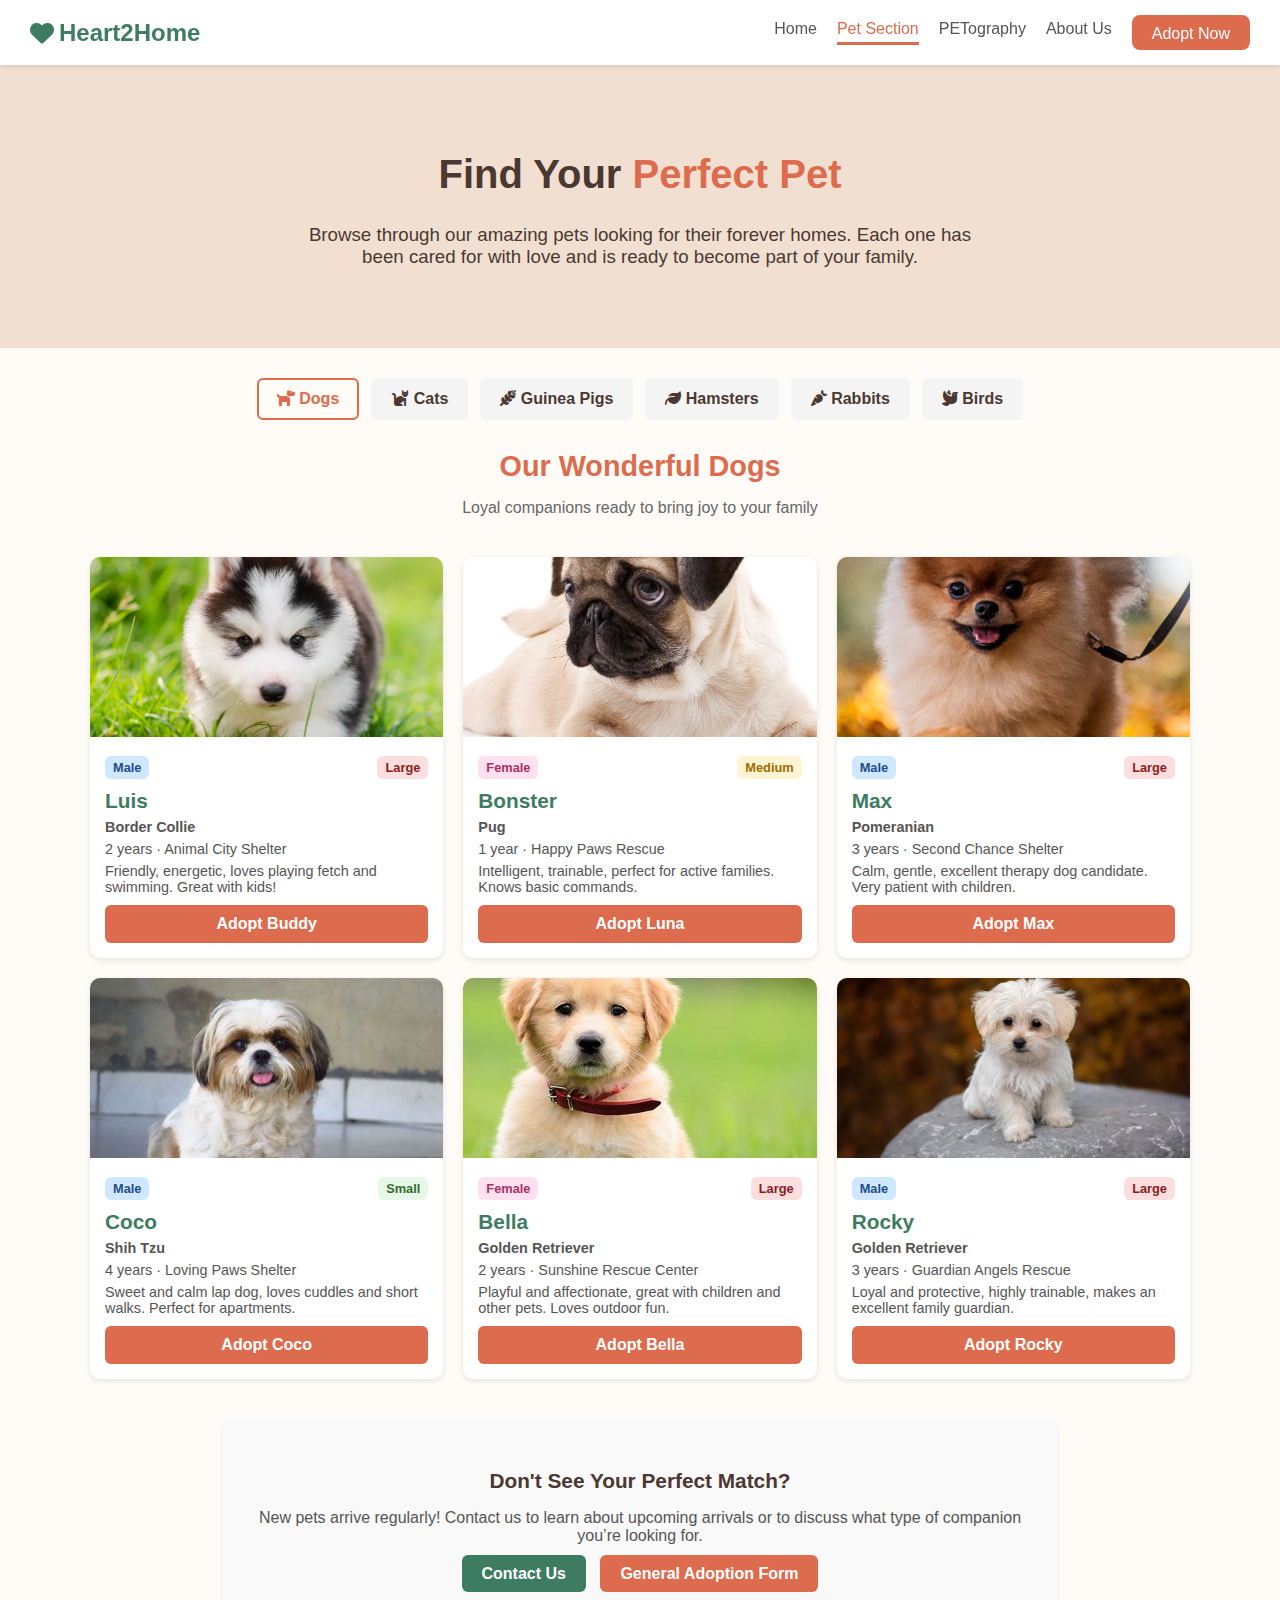
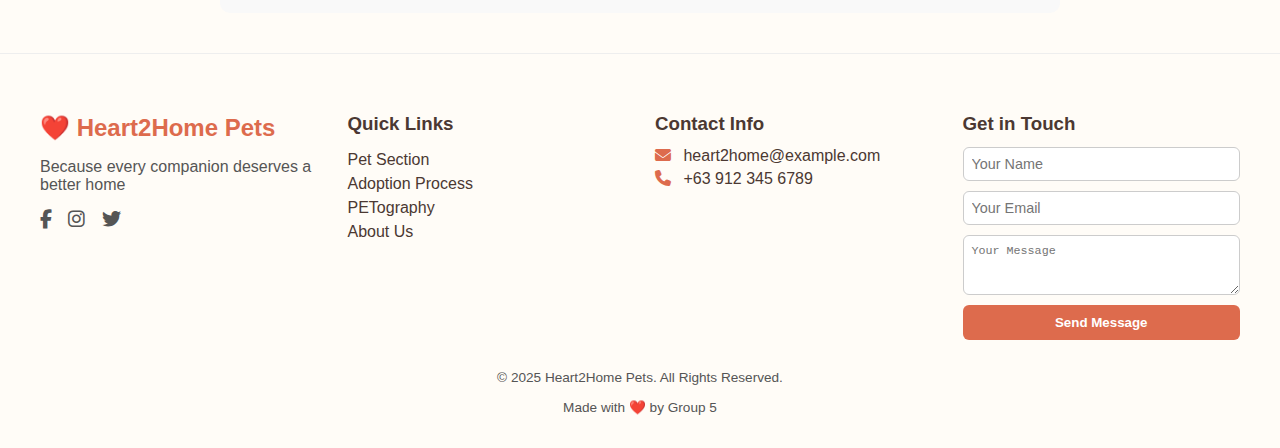
<file: HTML/petsection.html>
<!DOCTYPE html>
<html lang="en">
<head>
  <meta charset="UTF-8">
  <meta name="viewport" content="width=device-width, initial-scale=1.0">
  <title>Heart2Home</title>
  <link rel="stylesheet" href="https://cdnjs.cloudflare.com/ajax/libs/font-awesome/6.4.0/css/all.min.css">
  <link rel="stylesheet" href="../CSS/petsection.css">
</head>
<body>
  <!-- HEADER -->
  <header>
    <div class="logo">
      <i class="fas fa-heart"></i> <span>Heart2Home</span>
    </div>

    <!-- Burger Button -->
    <button class="menu-toggle" id="menu-toggle">
      <span class="menu-icon">&#9776;</span>
      <span class="close-icon">&times;</span>
    </button>

    <!-- Navigation Menu -->
    <nav id="nav-links" class="nav-links">
      <a href="index.html">Home</a>
      <a href="petsection.html" class="active">Pet Section</a>
      <a href="PETography.html">PETography</a>
      <a href="aboutus.html">About Us</a>
      <a href="Form.html" class="cta-btn">Adopt Now</a>
    </nav>
  </header>

  <!-- INTRO -->
  <main>
    <h1>Find Your <span>Perfect Pet</span></h1>
    <h3>
      Browse through our amazing pets looking for their forever homes.
      Each one has been cared for with love and is ready to become part of your family.
    </h3>
  </main>

  <!-- PET CLASSIFICATION -->
  <nav class="pets">
    <a href="petsection.html" class="active"><i class="fas fa-dog"></i> Dogs</a>
    <a href="cats.html" ><i class="fas fa-cat"></i> Cats</a>
    <a href="guineapig.html"><i class="fas fa-wheat-awn"></i> Guinea Pigs</a>
    <a href="hamster.html"><i class="fas fa-leaf"></i> Hamsters</a>
    <a href="rabbit.html"><i class="fas fa-carrot"></i> Rabbits</a>
    <a href="birds.html"><i class="fas fa-dove"></i> Birds</a>
  </nav>

  <!-- DOG SECTION -->
  <h2 class="section-title">Our Wonderful Dogs</h2>
  <p class="section-sub">Loyal companions ready to bring joy to your family</p>

  <div class="pet-cards">
    <div class="card">
      <img src="../Petz/dog/d1-bordercollie.jpg" alt="Buddy">
      <div class="card-body">
        <div class="pet-tags">
          <span class="tag male">Male</span>
          <span class="tag large">Large</span>
        </div>
        <h3>Luis</h3>
        <p><strong>Border Collie</strong></p>
        <p>2 years · Animal City Shelter</p>
        <p>Friendly, energetic, loves playing fetch and swimming. Great with kids!</p>
        <a href="Form.html" class="adopt-btn">Adopt Buddy</a>
      </div>
    </div>

    <div class="card">
      <img src="../Petz/dog/d2-pug.jpg" alt="Luna">
      <div class="card-body">
        <div class="pet-tags">
          <span class="tag female">Female</span>
          <span class="tag medium">Medium</span>
        </div>
        <h3>Bonster</h3>
        <p><strong>Pug</strong></p>
        <p>1 year · Happy Paws Rescue</p>
        <p>Intelligent, trainable, perfect for active families. Knows basic commands.</p>
        <a href="Form.html" class="adopt-btn">Adopt Luna</a>
      </div>
    </div>

    <div class="card">
      <img src="../Petz/dog/d3-pomeranian.jpg" alt="Max">
      <div class="card-body">
        <div class="pet-tags">
          <span class="tag male">Male</span>
          <span class="tag large">Large</span>
        </div>
        <h3>Max</h3>
        <p><strong>Pomeranian</strong></p>
        <p>3 years · Second Chance Shelter</p>
        <p>Calm, gentle, excellent therapy dog candidate. Very patient with children.</p>
        <a href="Form.html" class="adopt-btn">Adopt Max</a>
      </div>
    </div>

    <div class="card">
      <img src="../Petz/dog/d4-shihtzu.jpg" alt="Coco">
      <div class="card-body">
        <div class="pet-tags">
          <span class="tag male">Male</span>
          <span class="tag small">Small</span>
        </div>
        <h3>Coco</h3>
        <p><strong>Shih Tzu</strong></p>
        <p>4 years · Loving Paws Shelter</p>
        <p>Sweet and calm lap dog, loves cuddles and short walks. Perfect for apartments.</p>
        <a href="Form.html" class="adopt-btn">Adopt Coco</a>
      </div>
    </div>

    <div class="card">
      <img src="../Petz/dog/d5-goldenretriever.jpg" alt="Bella">
      <div class="card-body">
        <div class="pet-tags">
          <span class="tag female">Female</span>
          <span class="tag large">Large</span>
        </div>
        <h3>Bella</h3>
        <p><strong>Golden Retriever</strong></p>
        <p>2 years · Sunshine Rescue Center</p>
        <p>Playful and affectionate, great with children and other pets. Loves outdoor fun.</p>
        <a href="Form.html" class="adopt-btn">Adopt Bella</a>
      </div>
    </div>

    <div class="card">
      <img src="../Petz/dog/Maltese.jpg" alt="Rocky">
      <div class="card-body">
        <div class="pet-tags">
          <span class="tag male">Male</span>
          <span class="tag large">Large</span>
        </div>
        <h3>Rocky</h3>
        <p><strong>Golden Retriever</strong></p>
        <p>3 years · Guardian Angels Rescue</p>
        <p>Loyal and protective, highly trainable, makes an excellent family guardian.</p>
        <a href="Form.html" class="adopt-btn">Adopt Rocky</a>
    </div>
  </div>
  </div>

  <!-- CTA -->
  <div class="cta-bottom">
    <h3><strong>Don't See Your Perfect Match?</strong></h3>
    <p>New pets arrive regularly! Contact us to learn about upcoming arrivals or to discuss what type of companion you’re looking for.</p>
    <a href="#contact" class="contact-btn">Contact Us</a>
    <a href="Form.html" class="form-btn">General Adoption Form</a>
  </div>

<!-- FOOTER -->
  <footer>
    <div class="footer-container">
      <div class="footer-brand">
        <h2>❤️ Heart2Home Pets</h2>
        <p>Because every companion deserves a better home</p>
        <div class="socials">
          <a href="#"><i class="fab fa-facebook-f"></i></a>
          <a href="#"><i class="fab fa-instagram"></i></a>
          <a href="#"><i class="fab fa-twitter"></i></a>
        </div>
      </div>

      <div class="footer-links">
        <h3>Quick Links</h3>
        <ul>
          <li><a href="petsection.html">Pet Section</a></li>
          <li><a href="Form.html">Adoption Process</a></li>
          <li><a href="PETography.html">PETography</a></li>
          <li><a href="aboutus.html">About Us</a></li>
        </ul>
      </div>

      <div class="footer-contact" id="contact">
        <h3>Contact Info</h3>
        <p><i class="fas fa-envelope"></i> heart2home@example.com</p>
        <p><i class="fas fa-phone"></i> +63 912 345 6789</p>
      </div>

      <div class="footer-form">
        <h3>Get in Touch</h3>
        <form>
          <input type="text" placeholder="Your Name" required>
          <input type="email" placeholder="Your Email" required>
          <textarea placeholder="Your Message" rows="3"></textarea>
          <button type="submit">Send Message</button>
        </form>
      </div>
    </div>

    <div class="footer-bottom">
      <p>© 2025 Heart2Home Pets. All Rights Reserved.</p>
      <p>Made with ❤️ by Group 5</p>
    </div>
  </footer>
    <script src="../js/petsection.js"></script>
</body>
</html>
</file>
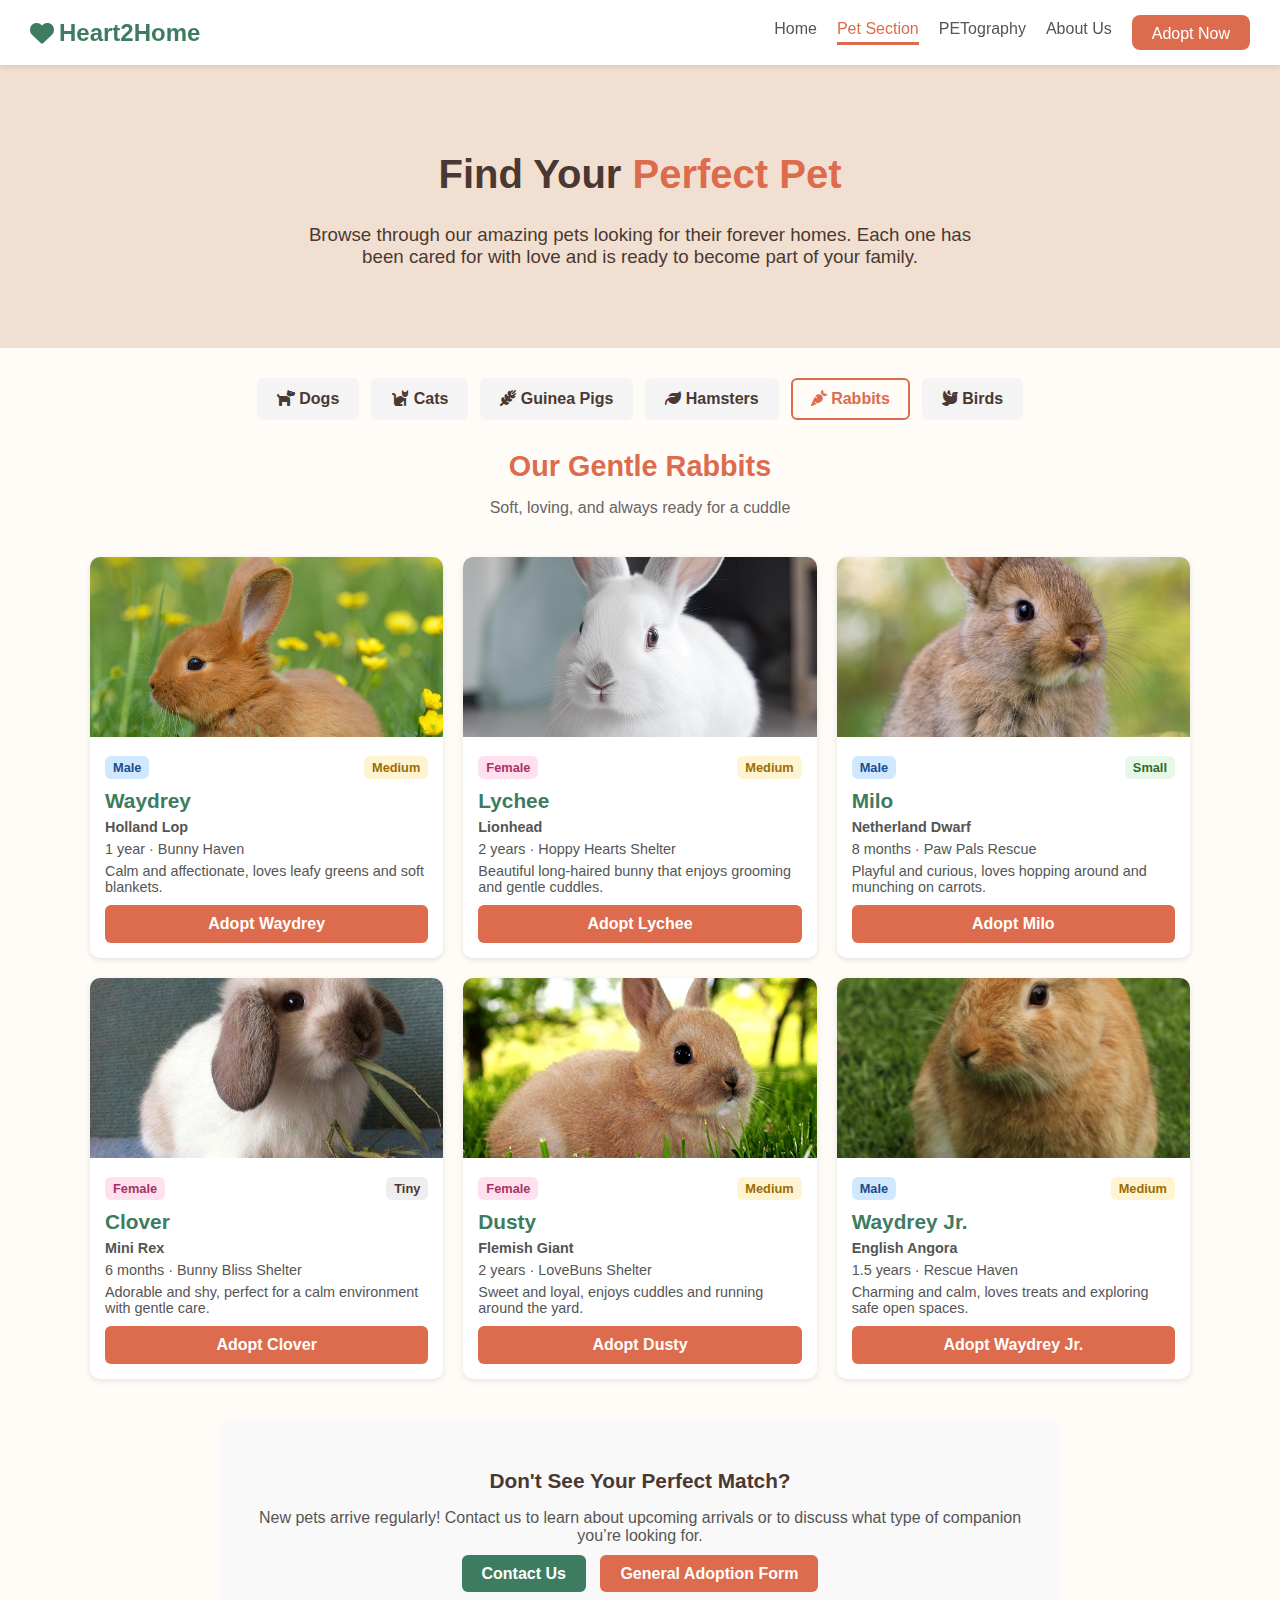
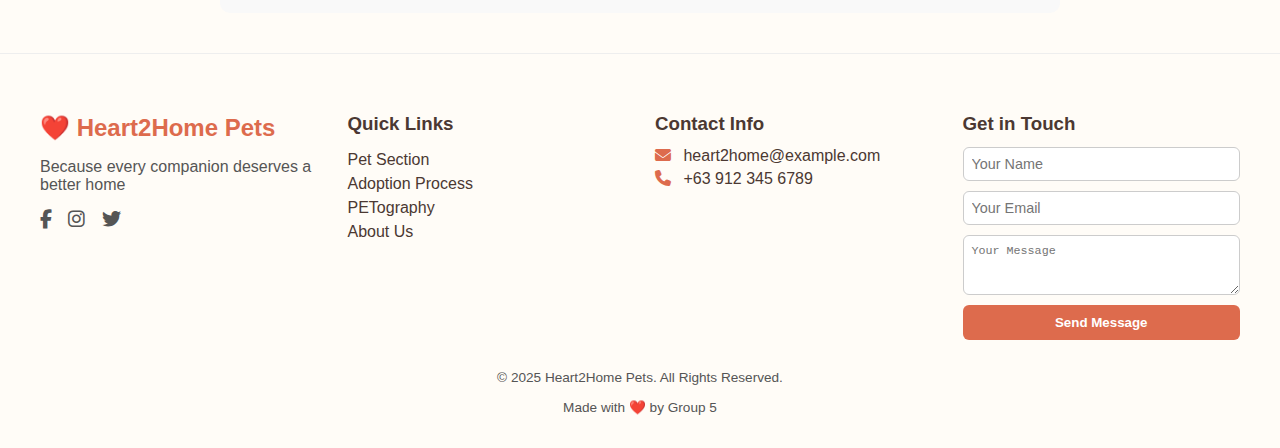
<file: HTML/rabbit.html>
<!DOCTYPE html>
<html lang="en">
<head>
  <meta charset="UTF-8">
  <meta name="viewport" content="width=device-width, initial-scale=1.0">
  <title>Heart2Home</title>
  <link rel="stylesheet" href="https://cdnjs.cloudflare.com/ajax/libs/font-awesome/6.4.0/css/all.min.css">
  <link rel="stylesheet" href="../CSS/petsection.css">
</head>
<body>
  <!-- HEADER -->
  <header>
    <div class="logo">
      <i class="fas fa-heart"></i> <span>Heart2Home</span>
    </div>

    <!-- Burger Button -->
    <button class="menu-toggle" id="menu-toggle">
      <span class="menu-icon">&#9776;</span>
      <span class="close-icon">&times;</span>
    </button>

    <!-- Navigation Menu -->
    <nav id="nav-links" class="nav-links">
      <a href="index.html">Home</a>
      <a href="petsection.html" class="active">Pet Section</a>
      <a href="PETography.html">PETography</a>
      <a href="aboutus.html">About Us</a>
      <a href="Form.html" class="cta-btn">Adopt Now</a>
    </nav>
  </header>

  <!-- INTRO -->
  <main>
    <h1>Find Your <span>Perfect Pet</span></h1>
    <h3>
      Browse through our amazing pets looking for their forever homes.
      Each one has been cared for with love and is ready to become part of your family.
    </h3>
  </main>

  <!-- PET CLASSIFICATION -->
  <nav class="pets">
    <a href="petsection.html"><i class="fas fa-dog"></i> Dogs</a>
    <a href="cats.html" ><i class="fas fa-cat"></i> Cats</a>
    <a href="guineapig.html"><i class="fas fa-wheat-awn"></i> Guinea Pigs</a>
    <a href="hamster.html"><i class="fas fa-leaf"></i> Hamsters</a>
    <a href="rabbit.html" class="active"><i class="fas fa-carrot"></i> Rabbits</a>
    <a href="birds.html"><i class="fas fa-dove"></i> Birds</a>
  </nav>

<!-- RABBIT SECTION -->
<h2 class="section-title">Our Gentle Rabbits</h2>
<p class="section-sub">Soft, loving, and always ready for a cuddle</p>

<div class="pet-cards">

  <div class="card">
    <img src="../Petz/Rabbit/baby-rabbit-in-meadow-royalty-free-image-1717078659.jpg" alt="Waydrey">
    <div class="card-body">
      <div class="pet-tags">
        <span class="tag male">Male</span>
        <span class="tag medium">Medium</span>
      </div>
      <h3>Waydrey</h3>
      <p><strong>Holland Lop</strong></p>
      <p>1 year · Bunny Haven</p>
      <p>Calm and affectionate, loves leafy greens and soft blankets.</p>
      <a href="#" class="adopt-btn">Adopt Waydrey</a>
    </div>
  </div>

  <div class="card">
    <img src="../Petz/Rabbit/cute-white-rabbit-with-short-ears-generate-ai-free-photo.jpg" alt="Lychee">
    <div class="card-body">
      <div class="pet-tags">
        <span class="tag female">Female</span>
        <span class="tag medium">Medium</span>
      </div>
      <h3>Lychee</h3>
      <p><strong>Lionhead</strong></p>
      <p>2 years · Hoppy Hearts Shelter</p>
      <p>Beautiful long-haired bunny that enjoys grooming and gentle cuddles.</p>
      <a href="#" class="adopt-btn">Adopt Lychee</a>
    </div>
  </div>

  <div class="card">
    <img src="../Petz/Rabbit/Cute_Bunny_7d_1024x1024.jpg" alt="Milo">
    <div class="card-body">
      <div class="pet-tags">
        <span class="tag male">Male</span>
        <span class="tag small">Small</span>
      </div>
      <h3>Milo</h3>
      <p><strong>Netherland Dwarf</strong></p>
      <p>8 months · Paw Pals Rescue</p>
      <p>Playful and curious, loves hopping around and munching on carrots.</p>
      <a href="#" class="adopt-btn">Adopt Milo</a>
    </div>
  </div>

  <div class="card">
    <img src="../Petz/Rabbit/Rabbit Lop (small).jpg" alt="Clover">
    <div class="card-body">
      <div class="pet-tags">
        <span class="tag female">Female</span>
        <span class="tag tiny">Tiny</span>
      </div>
      <h3>Clover</h3>
      <p><strong>Mini Rex</strong></p>
      <p>6 months · Bunny Bliss Shelter</p>
      <p>Adorable and shy, perfect for a calm environment with gentle care.</p>
      <a href="#" class="adopt-btn">Adopt Clover</a>
    </div>
  </div>

  <div class="card">
    <img src="../Petz/Rabbit/netherlands-dwarf-rabbit-1-mo.jpg" alt="Dusty">
    <div class="card-body">
      <div class="pet-tags">
        <span class="tag female">Female</span>
        <span class="tag medium">Medium</span>
      </div>
      <h3>Dusty</h3>
      <p><strong>Flemish Giant</strong></p>
      <p>2 years · LoveBuns Shelter</p>
      <p>Sweet and loyal, enjoys cuddles and running around the yard.</p>
      <a href="#" class="adopt-btn">Adopt Dusty</a>
    </div>
  </div>

  <div class="card">
    <img src="../Petz/Rabbit/pexels-pixabay-326012.jpg" alt="Waydrey Jr.">
    <div class="card-body">
      <div class="pet-tags">
        <span class="tag male">Male</span>
        <span class="tag medium">Medium</span>
      </div>
      <h3>Waydrey Jr.</h3>
      <p><strong>English Angora</strong></p>
      <p>1.5 years · Rescue Haven</p>
      <p>Charming and calm, loves treats and exploring safe open spaces.</p>
      <a href="#" class="adopt-btn">Adopt Waydrey Jr.</a>
    </div>
  </div>
</div>


</div>


  <!-- CTA -->
  <!-- CTA -->
  <div class="cta-bottom">
    <h3><strong>Don't See Your Perfect Match?</strong></h3>
    <p>New pets arrive regularly! Contact us to learn about upcoming arrivals or to discuss what type of companion you’re looking for.</p>
    <a href="#contact" class="contact-btn">Contact Us</a>
    <a href="Form.html" class="form-btn">General Adoption Form</a>
  </div>

<!-- FOOTER -->
  <footer>
    <div class="footer-container">
      <div class="footer-brand">
        <h2>❤️ Heart2Home Pets</h2>
        <p>Because every companion deserves a better home</p>
        <div class="socials">
          <a href="#"><i class="fab fa-facebook-f"></i></a>
          <a href="#"><i class="fab fa-instagram"></i></a>
          <a href="#"><i class="fab fa-twitter"></i></a>
        </div>
      </div>

      <div class="footer-links">
        <h3>Quick Links</h3>
        <ul>
          <li><a href="petsection.html">Pet Section</a></li>
          <li><a href="Form.html">Adoption Process</a></li>
          <li><a href="PETography.html">PETography</a></li>
          <li><a href="aboutus.html">About Us</a></li>
        </ul>
      </div>

      <div class="footer-contact" id="contact">
        <h3>Contact Info</h3>
        <p><i class="fas fa-envelope"></i> heart2home@example.com</p>
        <p><i class="fas fa-phone"></i> +63 912 345 6789</p>
      </div>

      <div class="footer-form">
        <h3>Get in Touch</h3>
        <form>
          <input type="text" placeholder="Your Name" required>
          <input type="email" placeholder="Your Email" required>
          <textarea placeholder="Your Message" rows="3"></textarea>
          <button type="submit">Send Message</button>
        </form>
      </div>
    </div>

    <div class="footer-bottom">
      <p>© 2025 Heart2Home Pets. All Rights Reserved.</p>
      <p>Made with ❤️ by Group 5</p>
    </div>
  </footer>
     <script src="../js/petsection.js"></script>
</body>
</html>
</file>
<file: CSS/index.css>
:root {
      --primary: #F1E0D1;
      --secondary: #DD6B4D;
      --accent: #3E7C61;
      --neutral: #FFFCF7;
      --text: #4B3832;
    }

    body {
      margin: 0;
      font-family: 'Segoe UI', sans-serif;
      background: var(--neutral);
      color: var(--text);
    }

    /* HEADER */
    header {
      position: sticky;
      top: 0;
      z-index: 1000;
      display: flex;
      justify-content: space-between;
      align-items: center;
      background: var(--neutral);
      padding: 15px 40px;
      box-shadow: 0 2px 5px rgba(0,0,0,0.1);
    }

    .logo {
      font-size: 1.8em;
      font-weight: bold;
      color: var(--secondary);
      display: flex;
      align-items: center;
      gap: 8px;
    }

    nav {
      display: flex;
      gap: 20px;
    }

    nav a {
      text-decoration: none;
      font-weight: bold;
      color: var(--text);
      padding-bottom: 4px;
      border-bottom: 3px solid transparent;
      transition: all 0.3s;
    }

    nav a.active {
      color: var(--secondary);
      border-bottom: 3px solid var(--secondary);
    }

    nav a:hover {
      color: var(--secondary);
    }

    .adopt-btn {
      padding: 8px 18px;
      background: var(--accent);
      color: #fff;
      border-radius: 6px;
      text-decoration: none;
      font-weight: bold;
      transition: background 0.3s;
    }

    .adopt-btn:hover {
      background: #2e5d48;
    }

    /* DIVIDER */
    .divider {
      height: 2px;
      background: #eee;
      margin: 0 20px;
    }

    /* INTRO / HERO */
    main {
      background: var(--primary);
      padding: 80px 20px;
      text-align: center;
      color: var(--text);
    }

    .floating-heart {
      font-size: 3em;
      color: white;
      display: inline-block;
      animation: float 5s ease-in-out infinite;
    }

    @keyframes float {
      0%, 100% { transform: translateY(0); }
      50% { transform: translateY(-20px); }
    }

    main h1 {
      margin: 20px 0 1rem;
      font-size: 3.2rem;
    }

    main h1 span {
      color: var(--secondary);
    }

    main h3 {
      max-width: 700px;
      margin: 0 auto 20px;
      font-weight: normal;
    }

    main a {
      display: inline-block;
      margin: 10px;
      padding: 10px 20px;
      background: var(--secondary);
      color: #fff;
      border-radius: 8px;
      text-decoration: none;
      transition: background 0.3s;
    }

    main a:hover {
      background: #b24f32;
    }

    /* WELCOME */
    .intro {
      padding: 60px 20px;
      text-align: center;
      max-width: 900px;
      margin: auto;
    }
    .intro h2 {
      margin-bottom: 15px;
      font-size: 2.8rem;
      color: var(--accent);
    }
    .intro p {
      font-size: 1.1rem;
    }

    /* HOW WE HELP */
    .help {
      padding: 60px 20px;
      background: var(--primary);
      text-align: center;
    }
    .help h2 {
      margin-bottom: 40px;
      color: var(--accent);
    }
    .help-cards {
      display: grid;
      grid-template-columns: repeat(auto-fit, minmax(250px, 1fr));
      gap: 20px;
      max-width: 1000px;
      margin: auto;
    }
    .card {
      background: #fff;
      padding: 20px;
      border-radius: 10px;
      box-shadow: 0 2px 6px rgba(0,0,0,0.1);
      transition: transform 0.3s ease, box-shadow 0.3s ease; /* ADD */
    }
    .card:hover {
      transform: translateY(-10px); /* ADD hover effect */
      box-shadow: 0 6px 12px rgba(0,0,0,0.15); /* ADD hover shadow */
    }
    .card i {
      font-size: 2.5em;
      color: var(--secondary);
      margin-bottom: 10px;
    }
    .card h3 {
      margin-top: 10px;
      color: var(--accent);
    }

    /* IMPACT */
    .impact {
      padding: 60px 20px;
      background: var(--neutral);
      text-align: center;
    }
    .impact h2 {
      margin-bottom: 40px;
      color: var(--accent);
    }
    .stats {
      display: flex;
      justify-content: center;
      flex-wrap: wrap;
      gap: 40px;
    }
    .stat {
      font-size: 1.3rem;
      font-weight: bold;
      color: var(--text);
    }
    .stat i {
      font-size: 2em;
      display: block;
      margin-bottom: 10px;
      color: var(--secondary);
    }
    .stat span {
      display: block;
      font-size: 2.5rem;
      color: var(--secondary);
    }

    /* CALL TO ACTION */
    .cta {
      padding: 60px 20px;
      background: var(--secondary);
      text-align: center;
      color: #fff;
    }
    .cta h2 {
      margin-bottom: 20px;
    }
    .cta a {
      padding: 12px 25px;
      background: var(--accent);
      color: #fff;
      border-radius: 8px;
      text-decoration: none;
      font-weight: bold;
    }
    .cta a:hover {
      background: #2e5d48;
    }

    /* FOOTER */
    footer {
      background: var(--neutral);
      padding: 40px 20px 20px;
      border-top: 1px solid #eee;
    }
    .footer-container {
      display: grid;
      grid-template-columns: repeat(auto-fit, minmax(220px, 1fr));
      gap: 30px;
      max-width: 1200px;
      margin: auto;
    }
    .footer-brand h2 {
      color: var(--secondary);
      margin-bottom: 10px;
    }
    .footer-brand p {
      color: #555;
      margin-bottom: 15px;
    }
    .socials a {
      margin-right: 12px;
      font-size: 1.2em;
      color: #555;
      text-decoration: none;
    }
    .socials a:hover {
      color: var(--secondary);
    }
    .footer-links h3,
    .footer-contact h3,
    .footer-form h3 {
      margin-bottom: 12px;
      color: var(--text);
    }
    .footer-links ul {
      list-style: none;
      padding: 0;
    }
    .footer-links ul li {
      margin: 6px 0;
    }
    .footer-links a {
      text-decoration: none;
      color: var(--text);
    }
    .footer-links a:hover {
      color: var(--secondary);
    }
    .footer-contact p {
      margin: 5px 0;
      color: var(--text);
    }
    .footer-contact i {
      margin-right: 8px;
      color: var(--secondary);
    }
    .footer-form form {
      display: flex;
      flex-direction: column;
      gap: 10px;
    }
    .footer-form input,
    .footer-form textarea {
      padding: 8px;
      border: 1px solid #ccc;
      border-radius: 6px;
      font-size: 0.9em;
    }
    .footer-form button {
      padding: 10px;
      background: var(--secondary);
      color: #fff;
      border: none;
      border-radius: 6px;
      font-weight: bold;
      cursor: pointer;
    }
    .footer-form button:hover {
      background: #b24f32;
    }
    .footer-bottom {
      text-align: center;
      margin-top: 30px;
      font-size: 0.85em;
      color: #555;
    }

    /* Default desktop view */
    header {
      display: flex;
      justify-content: space-between;
      align-items: center;
      padding: 15px 30px;
      background: #fff;
    }

    header .logo {
      font-size: 1.5em;
      font-weight: bold;
      color: var(--accent);
      display: flex;
      align-items: center;
      gap: 5px;
    }

    .nav-links {
      display: flex;
      gap: 20px;
      align-items: center;
    }

    .nav-links a {
      text-decoration: none;
      color: #555;
      font-weight: 500;
    }

    .nav-links a.active {
      color: var(--secondary);
    }

    .cta-btn {
      background: var(--secondary);
      color: #fff !important;
      padding: 10px 20px;
      border-radius: 8px;
      font-weight: bold;
    }

    /* Burger button (hidden by default) */
    .menu-toggle {
      display: none;
      background: #ffe08a;
      border: none;
      padding: 10px;
      border-radius: 8px;
      cursor: pointer;
    }

    .menu-toggle .close-icon {
      display: none;
      font-size: 20px;
    }

    /* Mobile view */
    @media (max-width: 768px) {
      .nav-links {
        position: absolute;
        top: 60px;
        right: 20px;
        background: #fff;
        flex-direction: column;
        gap: 15px;
        padding: 20px;
        border-radius: 10px;
        box-shadow: 0 5px 15px rgba(0,0,0,0.1);
        display: none; /* hidden by default */
        width: 200px;
      }

      .menu-toggle {
        display: block;
      }

      .nav-links.show {
        display: flex;
      }
    }
</file>
<file: CSS/aboutus.css>
:root {
      --primary: #F1E0D1;
      --secondary: #DD6B4D;
      --accent: #3E7C61;
      --neutral: #FFFCF7;
      --text: #4B3832;
    }

    body {
      margin: 0;
      font-family: 'Segoe UI', sans-serif;
      background: var(--neutral);
      color: var(--text);
    }

    /* HEADER */
    header {
      position: sticky;
      top: 0;
      z-index: 1000;
      display: flex;
      justify-content: space-between;
      align-items: center;
      background: var(--neutral);
      padding: 15px 40px;
      box-shadow: 0 2px 5px rgba(0,0,0,0.1);
    }

    .logo {
      font-size: 1.8em;
      font-weight: bold;
      color: var(--secondary);
      display: flex;
      align-items: center;
      gap: 8px;
    }

    nav {
      display: flex;
      gap: 20px;
    }

    nav a {
      text-decoration: none;
      font-weight: bold;
      color: var(--text);
      padding-bottom: 4px;
      border-bottom: 3px solid transparent;
      transition: all 0.3s;
    }

    nav a.active {
      color: var(--secondary);
      border-bottom: 3px solid var(--secondary);
    }

    nav a:hover {
      color: var(--secondary);
    }

    .adopt-btn {
      padding: 8px 18px;
      background: var(--accent);
      color: #fff;
      border-radius: 6px;
      text-decoration: none;
      font-weight: bold;
      transition: background 0.3s;
    }

    .adopt-btn:hover {
      background: #2e5d48;
    }
    
    /* Default desktop view */
    header {
      display: flex;
      justify-content: space-between;
      align-items: center;
      padding: 15px 30px;
      background: #fff;
    }

    header .logo {
      font-size: 1.5em;
      font-weight: bold;
      color: var(--accent);
      display: flex;
      align-items: center;
      gap: 5px;
    }

    .nav-links {
      display: flex;
      gap: 20px;
      align-items: center;
    }

    .nav-links a {
      text-decoration: none;
      color: #555;
      font-weight: 500;
    }

    .nav-links a.active {
      color: var(--secondary);
    }

    .cta-btn {
      background: var(--secondary);
      color: #fff !important;
      padding: 10px 20px;
      border-radius: 8px;
      font-weight: bold;
    }

    /* Burger button (hidden by default) */
    .menu-toggle {
      display: none;
      background: #ffe08a;
      border: none;
      padding: 10px;
      border-radius: 8px;
      cursor: pointer;
    }

    .menu-toggle .close-icon {
      display: none;
      font-size: 20px;
    }

    header h1 {
      margin: 0;
      font-size: 2.5rem;
      color: var(--secondary);
    }

    header p {
      margin-top: 0.5rem;
      font-size: 1.2rem;
      color: var(--text);
    }

    .container {
      width: 90%;
      max-width: 1100px;
      margin: 2rem auto;
    }

    /* About Us */
    .about-intro {
      background: var(--primary);
      padding: 2rem 1rem;
      text-align: center;
    }

    .about-intro h1 span {
      color: var(--secondary);
    }

    .about-intro h3 {
      font-weight: normal;
    }

    /* Our Story Section */
    .floating-icon {
      font-size: 50px;
      color: #ffff;
      animation: float 3s ease-in-out infinite;
    }

    @keyframes float {
      0% {
        transform: translateY(0);
      }
      50% {
        transform: translateY(-15px); /* move up */
      }
      100% {
        transform: translateY(0); /* move back down */
      }
    }

    .container .about-story {
      text-align: center;
      background: var(--primary);
      border-radius: 12px;
      padding: 2rem;
    }

    .about-story {
      display: flex;
      align-items: center;
      justify-content: space-between;
      padding: 60px 80px;
      gap: 50px;
    }

    .story-text {
      flex: 1;
    }

    .story-text h1 {
      font-size: 36px;
      font-weight: 700;
      margin-bottom: 20px;
      color: var(--secondary);
    }

    .story-text p {
      color: var(--text);
      line-height: 1.7;
      margin-bottom: 15px;
    }

    /* Mission & Vision Section */
    .mv {
        display: grid;
        grid-template-columns: 1fr 1fr;
        gap: 1.5rem;
    }

    .about-box {
        display: flex;
        justify-content: space-between;
        align-items: center;
        background: #fff;
        border-radius: 12px;
        padding: 2rem;
        margin: 2rem 0;
        gap: 2rem;
        box-shadow: 0 4px 8px rgba(0,0,0,0.1);
        transition: transform 0.2s ease;
    }

    .about-box:hover {
        transform: translateY(-5px);
    }

    .about-text {
        flex: 1;
    }

    .about-text h3 {
        margin-top: 1rem;
        margin-bottom: 0.5rem;
        color: #000;
    }

    .about-text p {
        margin-bottom: 1rem;
        color: #333;
        line-height: 1.5;
    }

    .about-img {
        flex: 1;
        display: flex;
        justify-content: center;
    }

    .about-img img {
        max-width: 100%;
        height: fit-content;
        border-radius: 12px;
        object-fit: cover;
        box-shadow: 0 4px 10px rgba(0,0,0,0.2);
    }

    .section {
      margin-bottom: 3rem;
      align-items: baseline;
    }

    .section h2 {
      text-align: center;
      margin-bottom: 1rem;
      color: #fefefe;
    }

    .section p {
      text-align: center;
      max-width: 800px;
      margin: 0.5rem auto;
      color: #fefefe;
    }

    /* Team section */
    .team {
      display: grid;
      grid-template-columns: repeat(auto-fit, minmax(220px, 1fr));
      gap: 1.5rem;
      margin-top: 2rem;
    }

    .team-card {
      background: #fff;
      border-radius: 12px;
      box-shadow: 0 4px 8px rgba(0,0,0,0.1);
      text-align: center;
      padding: 1.5rem;
      transition: transform 0.2s ease;
    }

    .team-card:hover {
      transform: translateY(-5px);
    }

    .team-card img {
      width: 100px;
      height: 100px;
      border-radius: 50%;
      object-fit: cover;
      margin-bottom: 1rem;
    }

    .team-card h3 {
      margin: 0.5rem 0;
      color: #333;
    }

    .team-card p {
      font-size: 0.9rem;
      color: #666;
    }

    /* Call to action */
    .cta {
      background: var(--secondary);
      color: #fff;
      text-align: center;
      padding: 2rem 1rem;
    }

    .cta h2 {
      margin-bottom: 1rem;
    }

    .cta a {
      display: inline-block;
      background: var(--neutral);
      color: var(--text);
      padding: 0.8rem 1.5rem;
      border-radius: 25px;
      text-decoration: none;
      font-weight: bold;
      transition: 0.3s;
    }

    .cta a:hover {
      background: #ffd6d6;
    }

    /* FOOTER */
    footer {
      background: var(--neutral);
      padding: 40px 20px 20px;
      border-top: 1px solid #eee;
    }
    .footer-container {
      display: grid;
      grid-template-columns: repeat(auto-fit, minmax(220px, 1fr));
      gap: 30px;
      max-width: 1200px;
      margin: auto;
    }
    .footer-brand h2 {
      color: #DD6B4D;
      margin-bottom: 10px;
    }
    .footer-brand p {
      color: #555;
      margin-bottom: 15px;
    }
    .socials a {
      margin-right: 12px;
      font-size: 1.2em;
      color: #555;
      text-decoration: none;
    }
    .socials a:hover {
      color: var(--secondary);
    }
    .footer-links h3,
    .footer-contact h3,
    .footer-form h3 {
      margin-bottom: 12px;
      color: var(--text);
    }
    .footer-links ul {
      list-style: none;
      padding: 0;
    }
    .footer-links ul li {
      margin: 6px 0;
    }
    .footer-links a {
      text-decoration: none;
      color: var(--text);
    }
    .footer-links a:hover {
      color: var(--secondary);
    }
    .footer-contact p {
      margin: 5px 0;
      color: var(--text);
    }
    .footer-contact i {
      margin-right: 8px;
      color: var(--secondary);
    }
    .footer-form form {
      display: flex;
      flex-direction: column;
      gap: 10px;
    }
    .footer-form input,
    .footer-form textarea {
      padding: 8px;
      border: 1px solid #ccc;
      border-radius: 6px;
      font-size: 0.9em;
    }
    .footer-form button {
      padding: 10px;
      background: var(--secondary);
      color: #fff;
      border: none;
      border-radius: 6px;
      font-weight: bold;
      cursor: pointer;
    }
    .footer-form button:hover {
      background: #b24f32;
    }
    .footer-bottom {
      text-align: center;
      margin-top: 30px;
      font-size: 0.85em;
      color: #555;
    }

    @media (max-width: 768px) {
      .nav-links {
        position: absolute;
        top: 60px;
        right: 20px;
        background: #fff;
        flex-direction: column;
        gap: 15px;
        padding: 20px;
        border-radius: 10px;
        box-shadow: 0 5px 15px rgba(0,0,0,0.1);
        display: none; /* hidden by default */
        width: 200px;
      }

      .menu-toggle {
        display: block;
      }

      .nav-links.show {
        display: flex;
      }

      .mv {
        display: flex;
        flex-direction: column;
      }
    }
</file>
<file: CSS/petsection.css>
:root {
      --primary: #F1E0D1;
      --secondary: #DD6B4D;
      --accent: #3E7C61;
      --neutral: #FFFCF7;
      --text: #4B3832;
    }
    html {
      scroll-behavior: smooth;
    }


    body {
      margin: 0;
      font-family: 'Segoe UI', sans-serif;
      background: var(--neutral);
      color: var(--text);
    }

    /* HEADER */
    header {
      position: sticky;
      top: 0;
      z-index: 1000;
      display: flex;
      justify-content: space-between;
      align-items: center;
      background: var(--neutral);
      padding: 15px 40px;
      box-shadow: 0 2px 5px rgba(0,0,0,0.1);
    }

    .logo {
      font-size: 1.8em;
      font-weight: bold;
      color: var(--secondary);
      display: flex;
      align-items: center;
      gap: 8px;
    }

    .nav-links {
      display: flex;
      gap: 20px;
    }

    .nav-links a {
      text-decoration: none;
      font-weight: bold;
      color: var(--text);
      padding-bottom: 4px;
      border-bottom: 3px solid transparent;
      transition: all 0.3s;
    }

    .nav-links a.active {
      color: var(--secondary);
      border-bottom: 3px solid var(--secondary);
    }
  
    nav a:hover {
      color: var(--secondary);
    }

    .adopt-btn {
      padding: 8px 18px;
      background: var(--accent);
      color: #fff;
      border-radius: 6px;
      text-decoration: none;
      font-weight: bold;
      transition: background 0.3s;
    }

    .adopt-btn:hover {
      background: #2e5d48;
    }

    .divider {
      height: 2px;
      background: #eee;
      margin: 0 20px;
    }

    /* INTRO */
    main {
      background: var(--primary);
      padding: 60px 20px;
      text-align: center;
    }

    main h1 {
      font-size: 2.5rem;
    }

    main h1 span {
      color: var(--secondary);
    }

    main h3 {
      max-width: 700px;
      margin: 0 auto 20px;
      font-weight: normal;
    }

    /* PET TABS */
    .pets {
      display: flex;
      justify-content: center;
      gap: 12px;
      flex-wrap: wrap;
      margin: 30px auto;
      max-width: 900px;
    }

    .pets a {
      padding: 10px 18px;
      background: #f4f4f4;
      border-radius: 6px;
      text-decoration: none;
      font-weight: bold;
      color: var(--text);
      border: 2px solid transparent;
      transition: all 0.3s;
    }

    .pets a.active {
      background: var(--neutral);
      border: 2px solid var(--secondary);
      color: var(--secondary);
    }

    .pets a:hover {
      border-color: var(--secondary);
      color: var(--secondary);
    }

    /* SECTION TITLE */
    .section-title {
      text-align: center;
      margin: 30px auto 10px;
      font-size: 1.8rem;
      color: var(--secondary);
    }

    .section-sub {
      text-align: center;
      margin-bottom: 40px;
      color: #666;
    }

    /* PET CARDS */
    .pet-cards {
      display: grid;
      grid-template-columns: repeat(auto-fit, minmax(280px, 1fr));
      gap: 20px;
      max-width: 1100px;
      margin: auto;
      padding: 0 20px;
    }

    .card {
      background: #fff;
      border-radius: 10px;
      box-shadow: 0 2px 6px rgba(0,0,0,0.1);
      overflow: hidden;
      transition: transform 0.3s;
    }

    .card:hover {
      transform: translateY(-5px);
    }

    .card img {
      width: 100%;
      height: 180px;
      object-fit: cover;
    }

    .card-body {
      padding: 15px;
    }

    .card-body h3 {
      margin: 0;
      font-size: 1.3rem;
      color: var(--accent);
    }

    .card-body p {
      margin: 6px 0;
      font-size: 0.9rem;
      color: #555;
    }

    .pet-tags {
      display: flex;
      justify-content: space-between;
      margin-bottom: 10px;
    }

    .tag {
      font-size: 0.8rem;
      padding: 4px 8px;
      border-radius: 6px;
      background: #eee;
      font-weight: bold;
    }

    .male { background: #d0e8ff; color: #1c4d8c; }
    .female { background: #ffe0ef; color: #a83265; }
    .small { background: #e8f8e8; color: #2f6d2f; }
    .medium { background: #fff4d1; color: #9c6d00; }
    .large { background: #fcdede; color: #8c1c1c; }

    .adopt-btn {
      display: block;
      margin-top: 10px;
      padding: 10px;
      text-align: center;
      background: var(--secondary);
      color: #fff;
      border-radius: 6px;
      text-decoration: none;
      font-weight: bold;
      transition: background 0.3s;
    }

    .adopt-btn:hover {
      background: #b24f32;
    }

    /* CTA bottom */
    .cta-bottom {
      background: #f9f9f9;
      padding: 30px 20px;
      text-align: center;
      margin: 40px auto;
      border-radius: 10px;
      max-width: 800px;
    }

    .cta-bottom h3 {
      margin-bottom: 15px;
      font-size: 1.3rem;
      color: var(--text);
    }

    .cta-bottom p {
      margin-bottom: 20px;
      color: #555;
    }

    .cta-bottom a {
      padding: 10px 20px;
      margin: 5px;
      border-radius: 6px;
      text-decoration: none;
      font-weight: bold;
    }

    .contact-btn {
      background: var(--accent);
      color: #fff;
    }

    .form-btn {
      background: var(--secondary);
      color: #fff;
    }
    /* FOOTER */
    footer {
      background: var(--neutral);
      padding: 40px 20px 20px;
      border-top: 1px solid #eee;
    }
    .footer-container {
      display: grid;
      grid-template-columns: repeat(auto-fit, minmax(220px, 1fr));
      gap: 30px;
      max-width: 1200px;
      margin: auto;
    }
    .footer-brand h2 {
      color: var(--secondary);
      margin-bottom: 10px;
    }
    .footer-brand p {
      color: #555;
      margin-bottom: 15px;
    }
    .socials a {
      margin-right: 12px;
      font-size: 1.2em;
      color: #555;
      text-decoration: none;
    }
    .socials a:hover {
      color: var(--secondary);
    }
    .footer-links h3,
    .footer-contact h3,
    .footer-form h3 {
      margin-bottom: 12px;
      color: var(--text);
    }
    .footer-links ul {
      list-style: none;
      padding: 0;
    }
    .footer-links ul li {
      margin: 6px 0;
    }
    .footer-links a {
      text-decoration: none;
      color: var(--text);
    }
    .footer-links a:hover {
      color: var(--secondary);
    }
    .footer-contact p {
      margin: 5px 0;
      color: var(--text);
    }
    .footer-contact i {
      margin-right: 8px;
      color: var(--secondary);
    }
    .footer-form form {
      display: flex;
      flex-direction: column;
      gap: 10px;
    }
    .footer-form input,
    .footer-form textarea {
      padding: 8px;
      border: 1px solid #ccc;
      border-radius: 6px;
      font-size: 0.9em;
    }
    .footer-form button {
      padding: 10px;
      background: var(--secondary);
      color: #fff;
      border: none;
      border-radius: 6px;
      font-weight: bold;
      cursor: pointer;
    }
    .footer-form button:hover {
      background: #b24f32;
    }
    .footer-bottom {
      text-align: center;
      margin-top: 30px;
      font-size: 0.85em;
      color: #555;
    }

        /* Default desktop view */
    header {
      display: flex;
      justify-content: space-between;
      align-items: center;
      padding: 15px 30px;
      background: #fff;
    }

    header .logo {
      font-size: 1.5em;
      font-weight: bold;
      color: var(--accent);
      display: flex;
      align-items: center;
      gap: 5px;
    }

    .nav-links {
      display: flex;
      gap: 20px;
      align-items: center;
    }

    .nav-links a {
      text-decoration: none;
      color: #555;
      font-weight: 500;
    }

    .nav-links a.active {
      color: var(--secondary);
    }

    .cta-btn {
      background: var(--secondary);
      color: #fff !important;
      padding: 10px 20px;
      border-radius: 8px;
      font-weight: bold;
    }

    /* Burger button (hidden by default) */
    .menu-toggle {
      display: none;
      background: #ffe08a;
      border: none;
      padding: 10px;
      border-radius: 8px;
      cursor: pointer;
    }

    .menu-toggle .close-icon {
      display: none;
      font-size: 20px;
    }

    /* Mobile view */
    @media (max-width: 768px) {
      .nav-links {
        position: absolute;
        top: 60px;
        right: 20px;
        background: #fff;
        flex-direction: column;
        gap: 15px;
        padding: 20px;
        border-radius: 10px;
        box-shadow: 0 5px 15px rgba(0,0,0,0.1);
        display: none; /* hidden by default */
        width: 200px;
      }

      .menu-toggle {
        display: block;
      }

      .nav-links.show {
        display: flex;
      }
    }
</file>
<file: CSS/form_style.css>
/* --primary: #F1E0D1;
    --secondary: #DD6B4D;
    --accent: #3E7C61;
    --neutral: #FFFCF7;
    --text: #4B3832; 
*/


    body {
      margin: 0;
      font-family: 'Segoe UI', sans-serif;
      background-color: #F1E0D1;
      color: #4B3832;
    }

/* ===== HEADER ===== */
    header {
      position: sticky;
      top: 0;
      z-index: 1000;
      display: flex;
      justify-content: space-between;
      align-items: center;
      background-color: #FFFFFF;
      padding: 19px 40px;
      box-shadow: 0 2px 5px rgba(0, 0, 0, 0.1);
      /* background-color: rgba(255, 255, 255, 0.7);  */
    }

    .logo {
      font-size: 1.5em;
      font-weight: bold;
      color: #3E7C61;
      display: flex;
      align-items: center;
      gap:  5px;
    }

    .nav-links {
      display: flex;
      gap: 20px;
      align-items: center;
    }

    .nav-links a {
      text-decoration: none;
      font-weight: 500;
      color: #4B3832;
      padding-bottom: 4px;
      border-bottom: 3px solid transparent;
      transition: all 0.3s;
    }

    .nav-links a.active {
      color: #DD6B4D;
      border-bottom: 3px solid #DD6B4D;
    }

    .nav-links a:hover {
      color: #DD6B4D;
    }

    nav a.cta-btn{
      color: #fff;
    }

    .cta-btn {
      padding: 10px 20px ;
      background-color: #DD6B4D;
      border-radius: 6px;
      text-decoration: none;
      font-weight: bold;
      transition: background 0.3s;
    }

    .cta-btn:hover {
      background-color: #2e5d48;
      color: #fff !important;
    }

/* ===== BURGER MENU ===== */
    .menu-toggle {
      display: none;
      background: none;
      border: none;
      cursor: pointer;
      font-size: 26px;
      color: #4B3832;
      z-index: 2000;
    }

    .menu-toggle .close-icon {
      display: none;
    }

/* --- CLOSE HEADER --- */

    h2.adapt-form {
      text-align: center;
      color: #4b3832;
      font-size: 2rem;
      letter-spacing: 3px;
      margin: 50px 0 20px 0;
    }

    #registration-form {
      background-color: #fff;
      max-width: 37%;
      margin: 50px auto;
      padding: 20px;
      border-radius: 10px;
      box-shadow: 0 0 25px rgba(62, 124, 97, 0.6);
      border: #2e5d48 1.9px solid;
      overflow: hidden;
    }

    .form-group{
      display: block;
      margin-bottom: 20px;
    }
    
    .form-group label {
      margin-bottom: 50px;
      font-weight: bold;
      margin-top: 40px;
    }

    input, 
    select, 
    textarea {
/* width: 100%;  */
      margin-top: 5px;
      padding: 10px;
      border: 1px solid #bbb;
      border-radius: 5px;
      width: 90%;
      font-size: 1rem;
    }

/* ATTRIBUTE SELECTORS */
    input[type=radio],
    input[type=checkbox] {
      width: auto;
      margin-right: 10px;
    }
    input[required] {
      border-left: 4px solid #DD6B4D;
    }
    
/* PSEUDO-CLASS SELECTORS */
    input:focus,
    select:focus,
    textarea:focus {
      outline: none;
      border: 2px solid #e07a5f;
      box-shadow: 1px 2px 4px rgba(224, 122, 95, 0.6);
    }

    button {
      background-color: #fa812f;
      color: white;
      cursor: pointer;
      font-weight: bold;
      margin-top: 14px;
      padding: 10px 15px;
      border: none;
      border-radius: 6px;
      font-size: 1rem;
      margin: 20px 10px 10px 0;
      /* transition: 0.3s; */
    }

    button:hover {
      background-color: #2f76fa;
      color: #5414d3;
    }

    button[type=submit] {
      background: #3d8361;
      color: #fffdf7;
    }

    button[type=submit]:hover {
      background: #2f654b;
      color: #fffdf7;
    }

    button[type="reset"] {
      background: #f4e1d2; 
      color: #4b3832;
    }

    button[type="reset"]:hover {
      background: #e07a5f; 
      color: #fffdf7;
    }

    .form-row {
      display: grid;
      grid-template-columns: 1fr 1fr;
      gap: 20px;
    }

    #address {
      grid-column: span 2;
      width: 106%;
    }
    
    #registration-form h3.form-Title {
      text-align: center ;
      color: #DD6B4D ;
        
    } 

    label[for="course"] {
      display: block;
      font-weight: bold;
      margin-bottom: 8px;
      color: #4B3832;
      text-align: center;
    }

    #course {
      width: 80%;          
      /* max-width: 500px;    */
      display: block;       
      margin: 0 auto 20px;  
    }

    hr {
      border: 0px ;
      height: 2px;
      margin-bottom: 10px 0; 
      background:#e07a5f;  
    }

    label[for="acknowledge"] {
      line-height: 1.9;
    }



/* LIGHTBOX */
    #lightbox {
        
      position: fixed; 
      z-index: 1000; 
      left: 0;
      top: 0;
      width: 100%; 
      height: 100%; 
      background:rgba(0,0,0,0.7); 
      justify-content: center; 
      align-items: center; 
    }

    #lightbox .box {
      background-color: #fffdf7; 
      padding: 30px;
      border-radius: 10px;
      text-align: center;
      max-width: 400px;
      /* box-shadow: 0 4px 10px rgba(0, 0, 0, 0.3); */
    }

    #lightbox .box h2 {
      margin: 15px 0 10px;
      color: #e07a5f; 
    }
    #lightbox button {
      margin: 20px auto  10px auto;
      color: white;
      background: #3d8361;
      color: #fffdf7;
    }

    #lightbox button:hover {
      background: #2f654b;
    }
    #lightbox {
      display: none; 
    }




/* FOOTER */

    footer {
      background: #FFFCF7;
      padding: 40px 20px 20px ;
      border-top: 1px solid #eee;
    }

    .footer-container {
      display: grid;
      grid-template-columns: repeat(auto-fit, minmax(200px, 1fr));
      max-width: 1200px;
      margin: 10px auto 0px auto;
      /* padding: 0 20px; */
    }

    .footer-brand h2 {
      margin-bottom: 0px;
      color: #DD6B4D;
      font-size: 1.4rem;
    }

    .footer-brand p {
      margin-bottom: 15px;
      color: #555;
    }

    .socials a {
      color: #555;;
      margin-right: 12px;
      font-size: 1.2rem;
      text-decoration: none;
    }

    .socials a:hover {
      color: #DD6B4D;
    }

    .footer-links h3,
    .footer-contact h3,
    .footer-form h3 {
      margin-bottom: 10px;
      color: #555;
    }

    .footer-links ul {
      list-style: none;
      padding: 0;
    }

    .footer-links ul li {
      margin: 6px 0;
    }

    .footer-links a {
      color: #555;
      text-decoration: none;
    }

    .footer-links ul li a:hover {
      color: #DD6B4D;
    
    }

    .footer-contact p {
      margin: 5px 0;
      color: #555;
    }

    .footer-contact i {
      margin-right: 8px;
      color: #DD6B4D;
    }

    .footer-form form {
      display: flex;
      flex-direction: column;
      gap: 10px;
        
    }

    .footer-form input,
    .footer-form textarea {
        
      padding: 8px;
      border: 1px solid #ccc;
      border-radius: 6px;
      font-size: 0.9rem;
    }

    .footer-form button {
      background-color: #DD6B4D;
      color: #fff;
      border: none;
      border-radius: 6px;
      padding: 10px;
      cursor: pointer;
      font-weight: bold;
    
    }

    .footer-form button:hover {
      background-color: #b3543a;
    }

    .footer-bottom {
      grid-column: span 4;
      text-align: center;
      color: #555;
      font-size: 0.85em;

    }

    #cta-btn{
      padding: 10px 20px  ;
    }
/* for mobile view */
    @media (max-width: 768px) {
      
      header {
    padding: 0 3px 0 20px ;
  }
      .nav-links {
        position: absolute;
        top: 60px;
        right: 20px;
        background-color: #fff;
        flex-direction: column;
        width: 200px;
        gap: 15px;
        padding: 20px;
        border-radius: 10px;
        box-shadow: 0 5px 15px rgba(0,0,0,0.1);
        display: none;/
      }

      .menu-toggle {
        display: block;
      }

      .nav-links.show {
        display: flex;
      }

       
      #registration-form {
        max-width: 80%;
        margin: 30px auto;
        padding: 20px;
      }


      .form-row {
        display: block;
      }

      .form-row input,
      .form-row select,
      .form-row textarea {
        width: 90%;
        margin-bottom: 0;
      }

      
      .form-group label {
        display: block;
        margin-bottom: 0;
      }

      button {
        width: 25%;
        margin-top: 1px;
      } 
    }

/* ===== FOOTER ===== */
    footer {
      background-color: #FFFFFF;
      padding: 40px 20px 20px;
      border-top: 1px solid #eee;
    }

    .footer-container {
      display: grid;
      grid-template-columns: repeat(auto-fit, minmax(220px, 1fr));
      gap: 30px;
      max-width: 1200px;
      margin: auto;
    }

    .footer-brand h2 {
      color: #DD6B4D;
      margin-bottom: 10px;
      font-weight: bold;
        
    }

    .footer-brand p {
      color: #555;
      margin-bottom: 15px;
    }

    .socials a {
      margin-right: 12px;
      font-size: 1.2em;
      color: #555;
      text-decoration: none;
    }

    .socials a:hover {
      color: #DD6B4D;
    }

    .footer-links h3,
    .footer-contact h3,
    .footer-form h3 {
        margin-bottom: 12px;
        color: #4B3832;
    }

    .footer-links ul {
        list-style: none;
        padding: 0;
    }

    .footer-links ul li {
        margin: 6px 0;
    }

    .footer-links a {
        text-decoration: none;
        color: #4B3832;
    }

    .footer-links a:hover {
        color: #DD6B4D;
    }

    .footer-contact p {
        margin: 5px 0;
        color: #4B3832;
    }

    .footer-contact i {
        margin-right: 8px;
        color: #DD6B4D;
    }

    .footer-form form {
        display: flex;
        flex-direction: column;
        gap: 10px;
    }

    .footer-form input,
    .footer-form textarea {
        padding: 8px;
        border: 1px solid #ccc;
        border-radius: 6px;
        font-size: 0.9em;
    }

    .footer-form button {
        padding: 10px;
        background-color: #DD6B4D;
        color: #fff;
        border: none;
        border-radius: 6px;
        font-weight: bold;
        cursor: pointer;
    }

    .footer-form button:hover {
        background-color: #b24f32;
    }

    .footer-bottom {
        text-align: center;
        margin-top: 30px;
        font-size: 0.85em;
        color: #555;
    }
</file>
<file: CSS/PETography_style.css>
body {
        background: #fffff7; 
        margin: 0;
        font-family: Arial, sans-serif;
        color: #4B3832;
    }

/* Default desktop view */
/* ===== HEADER ===== */
    header {
        position: sticky;
        top: 0;
        z-index: 1000;
        display: flex;
        justify-content: space-between;
        align-items: center;
        background-color: #FFFFFF;
        padding: 19px 40px;
        box-shadow: 0 2px 5px rgba(0, 0, 0, 0.1);
        /* background-color: rgba(255, 255, 255, 0.7);  */
    }

    .logo {
        font-size: 1.5em;
        font-weight: bold;
        color: #3E7C61;
        display: flex;
        align-items: center;
        gap:  5px;
    }

    .nav-links {
        display: flex;
        gap: 20px;
        align-items: center;
        margin-bottom: 0;
    }

    .nav-links a {
        text-decoration: none;
        font-weight: 500;
        color: #4B3832;
        padding-bottom: 2px;
        border-bottom: 3px solid transparent;
        transition: all 0.3s;
    }
    #cta-btn{
        padding: 10px 20px  ;   
    }

    #PETography{
        color: #DD6B4D;
        border-bottom: 3px solid #DD6B4D;
    }

    .nav-links a:hover {
        color: #DD6B4D;
      
    }

    nav a.cta-btn{
        color: #fff;
    }

    a.cta-btn{
        color: #fff;
    }

    .cta-btn {
        padding: 20px 20px ;
        background-color: #DD6B4D;
        border-radius: 6px;
        text-decoration: none;
        font-weight: bold;
        transition: background 0.3s;
    }

    .cta-btn:hover {
        background-color: #2e5d48;
        color: #fff !important;
    }

/* ===== BURGER MENU ===== */
    .menu-toggle {
        display: none;
        background: none;
        border: none;
        cursor: pointer;
        font-size: 26px;
        color: #4B3832;
        z-index: 2000;
    }

    .menu-toggle .close-icon {
        display: none;
    }
/* --- CLOSE HEADER --- */

    .category-header {
        text-align: center;
        margin: 60px 0 35px 0;
    }
   
    .category-header h5 {
        font-size: 1.6em;
        font-weight: bold;
        text-transform: uppercase;
        letter-spacing: 1px;
    }

    .hero {
        padding: 30px 0 80px 0;
        text-align: center;
        background-color: #F1E0D1;
        color: white;
    }

    .hero h1 {
        font-size: 3.5em;
        margin-bottom: 10px;
        color: #4B3832;
    }

    .hero p {
        font-size: 1.2em;
        margin-bottom: 3rem;
        color: #555;
        line-height: 1.5;    
    }

    .hero2 p, h2, ul{
        color: #FFFFFF;
    }

    .hero2 {
        padding: 50px 20px;
        text-align: center;
        background-color: #DD6B4D;
        color: #4B3832;     
    }

    .hero2 h2 {
        font-size: 2em;
        margin-bottom: 30px;
            
    }
    .hero2 p {
        font-size: 1.1em;
        margin-bottom: 30px;       
        line-height: 1.5;
    }

    ul {
        list-style-type: none;
        display: flex;
        justify-content: center;
        gap: 40px;
        margin: 20px auto;
        padding: 0;
        max-width: 700px;
    }
        
    nav h5 {
        text-align: center;
        margin: 40px 0 20px 0;
        font-size: 1.2em;
        color: #4B3832;
    }

    .gallery-section {
        max-width: 1300px;
        margin: auto ;
        padding: 20px;            
    }

    .category-buttons {
        text-align: center;
        margin-bottom: 20px;
    }

    .category-section input[type="radio"] {
        display: none;
    }

    .category-buttons label {
        background: #eee;
        padding: 15px 20px;
        margin: 0 10px;
        border-radius: 6px;
        cursor: pointer;
        /* transition: all 0.3s ease; */
        font-weight: bold;     
    }
      
    .category-section #dogs:checked ~ .photo-gallery .photo-item:not(.dog),
    .category-section #cats:checked ~ .photo-gallery .photo-item:not(.cat),
    .category-section #birds:checked ~ .photo-gallery .photo-item:not(.bird),
    .category-section #hamsters:checked ~ .photo-gallery .photo-item:not(.hamsters),
    .category-section #rabbit:checked ~ .photo-gallery .photo-item:not(.rabbit),
    .category-section #gpigs:checked ~ .photo-gallery .photo-item:not(.gpigs) {
        display: none;
    }

    .category-section #all:checked ~ .photo-gallery .photo-item {
        display: block;
    }

    .category-buttons label:hover {
        /* box-shadow: 0 0 12px #DD6B4D; glow effect */
        border: #DD6B4D 2px solid;
        color: #DD6B4D;
        font-weight: bold;
    }

      


    #dogs:checked ~ .category-buttons label[for="dogs"],
    #cats:checked ~ .category-buttons label[for="cats"],
    #birds:checked ~ .category-buttons label[for="birds"],
    #hamsters:checked ~ .category-buttons label[for="hamsters"],
    #rabbit:checked ~ .category-buttons label[for="rabbit"],
    #gpigs:checked ~ .category-buttons label[for="gpigs"],
    #all:checked ~ .category-buttons label[for="all"] {
        border: #DD6B4D 2px solid; /* active color */
        color: #DD6B4D;
        /* box-shadow: 0 0 15px rgba(221, 107, 77, 0.7); glowing orange effect */
        font-weight: bold;
        
    }


    .photo-gallery {
        display: grid;
        grid-template-columns: repeat(auto-fit, minmax(250px, 1fr)); 
        /* check maya yuhng sa taas */
        gap: 20px;
        margin-top: 100px;
        gap: 8em;
    }

    .photo-item img {
        width: 300px;
        height: 250px;
        object-fit: cover;
        border-radius: 10px;
        cursor: pointer;
        transition: transform 0.3s ease;
    }

    .photo-item img:hover {
        transform: scale(1.05);    
    }

/* Lightbox sa (Full-size view) */
    .lightbox {
        display: none;
        position: fixed;
        inset: 0;
        background: rgba(0,0,0,0.9);
        justify-content: center;
        align-items: center;
        z-index: 99999;
        flex-direction: column;
        text-align: center;
    }


    .lightbox img {
        max-width: 90vw;   
        max-height: 90vh;  
        width: auto;      
        height: auto;
        object-fit: contain; 
        border-radius: 10px;
        box-shadow: 0 0 20px rgba(0,0,0,0.5);
    }

    .lightbox:target {
        display: flex;
    }

    .lightbox .close {
         position: absolute;
        top: 20px;
        right: 30px;
        font-size: 40px;
         color: white;
         text-decoration: none;
        font-weight: bold;
        }

    .photo-info {
        text-align: center;
        padding: 15px 20px;
        background: #eee;
        border-radius: 0 0 12px 12px;
        border: 1px solid #eee;
        box-shadow: 0 2px 6px rgba(0,0,0,0.05);
        transition: all 0.3s ease;
        margin-right: 50px;
    }        

    .photo-info h3 {
        margin: 8px 0 5px;
        font-size: 1.1em;
        color: #3E7C61;
    }

    .photo-info p {
        margin: 0;
        color: #555;
        font-size: 0.95em;
        line-height: 1.4;
    }

    .photo-info span {
        display: block;
        margin-top: 6px;
        font-size: 0.9em;
        color: #DD6B4D;
        font-weight: bold;
    }

    .photo-item:hover .photo-info {
        box-shadow: 0 6px 10px rgba(0,0,0,0.1);
    }

    .photo-item {
        position: relative;
        overflow: hidden;
    }

    .photo-item .overlay-text {
        position: absolute;
        top: 0;
        left: 0;
        width: 87.8%;
        height: 67.5%;
        background: rgba(0, 0, 0, 0.6); 
        color: white;
        display: flex; 
        flex-direction: column; 
        align-items: center;
        justify-content: center;
        border-radius: 6px; 
        font-size: 1.1em;
        font-weight: bold;
        opacity: 0;
        transition: opacity 0.3s ease;
        pointer-events: none; 
    }

    .photo-item:hover .overlay-text {
        opacity: 1;
    }


    .overlay-text span {
        font-size: 0.9em;
        font-weight: normal;
        opacity: 0.9;
    }

    .lightbox .close::after {
        margin-left: 500px  ;
        content: "✕";
        font-size: 1.8em;
        color: rgba(255, 255, 255, 0);
        width: 100px;
        height: 100px;
    }
    

/* Responsive Styles */
    @media (max-width: 768px) {
        .nav-links {
            position: absolute;
            top: 60px;
            right: 20px;
            background: #fff;
            flex-direction: column;
            gap: 15px;
            padding: 20px;
            border-radius: 10px;
            box-shadow: 0 5px 15px rgba(0,0,0,0.1);
            display: none; 
            width: 200px;
        }

        .menu-toggle {
            display: block;
        }

        .nav-links.show {
            display: flex;
        }


        .hero2 h2 {
            font-size: 1.6em;
        }

        .hero2 p {
            font-size: 1em;
        }

        .hero2 ul {
            flex-direction: column;
            gap: 20px;
        }

        .hero2 li {
            font-size: 1em;
            padding: 8px 16px;
        }

        .category-buttons label {
            padding: 10px 20px;
            font-size: 0.95em;
        }
        
        header {
            padding: 15px 25px;
        }

        .logo {
            font-size: 1.3em;
        }

        .hero h1 {
            font-size: 2.2em;
        }

        .hero p {
            font-size: 1em;
            margin: 0 20px 2rem;
        }

        .cta-btn {
            display: inline-block;
            width: auto;
            padding: 10px 25px;
            text-align: center;
        }

        
        .photo-gallery {
            grid-template-columns: 1fr;
            gap: 1.5rem;
        }

        .photo-item img {
            width: 90%;
            height: auto;
            margin-left: 30px;
        }

        .photo-info {
        
            padding: 10px;
            margin: 10px 30px 0 30px;
        }

        .hero2 {
            padding: 40px 20px;
        }

        .hero2 h2 {
            font-size: 1.5em;
        }

        .hero2 ul {
            flex-direction: column;
            gap: 12px;
        }

        .category-buttons label {
            padding: 8px 18px;
            font-size: 0.9em;
            margin: 5px;
            display: inline-block;
        }

        .footer-container {
            grid-template-columns: 1fr;
            text-align: center;
        }

        .footer-links ul {
            align-items: center;
        }

        .footer-brand,
        .footer-contact,
        .footer-form {
            margin-bottom: 25px;
        }

        .footer-form form {
            width: 90%;
            margin: auto;
        }


        .photo-item .overlay-text {
            display: none;
        }      
    }

/* FOOTER */
    footer {
        background: #FFFCF7;
        padding: 40px 20px 20px;
        border-top: 1px solid #eee;
        margin-top: 90px;
        
    }
    .footer-container {
        display: grid;
        grid-template-columns: repeat(auto-fit, minmax(220px, 1fr));
        gap: 30px;
        max-width: 1200px;
        margin: auto;
    }
    .footer-brand h2 {
        color: #DD6B4D;
        margin-bottom: 10px;
    }
    .footer-brand p {
        color: #555;
        margin-bottom: 15px;
    }
    .socials a {
        margin-right: 12px;
        font-size: 1.2em;
        color: #555;
        text-decoration: none;
    }
    .socials a:hover {
        color: #DD6B4D;
    }
    .footer-links h3,
    .footer-contact h3,
    .footer-form h3 {
        margin-bottom: 12px;
        color: #4B3832;
    }
    .footer-links ul {
        display: flex;
        flex-direction: column;
        align-items: flex-start;
        gap: 0px; 
        padding-left: 0;
        line-height: 0.8em;
        margin-top: 4px;
    }
    .footer-links ul li {
        margin: 6px 0;
    }
    .footer-links a {
        text-decoration: none;
        color: #4B3832;
    }
    .footer-links a:hover {
        color: #DD6B4D;
    }
    .footer-contact p {
        margin: 5px 0;
        color: #4B3832;
    }
    .footer-contact i {
        margin-right: 8px;
        color: #DD6B4D;
    }
    .footer-form form {
        display: flex;
        flex-direction: column;
        gap: 10px;
    }
    .footer-form input,
    .footer-form textarea {
        padding: 8px;
        border: 1px solid #ccc;
        border-radius: 6px;
        font-size: 0.9em;
    }
    .footer-form button {
        padding: 10px;
        background: #DD6B4D;
        color: #fff;
        border: none;
        border-radius: 6px;
        font-weight: bold;
        cursor: pointer;
    }
    .footer-form button:hover {
        background: #b24f32;
    }
    .footer-bottom {
        text-align: center;
        margin-top: 30px;
        font-size: 0.85em;
        color: #555;
    }
</file>
